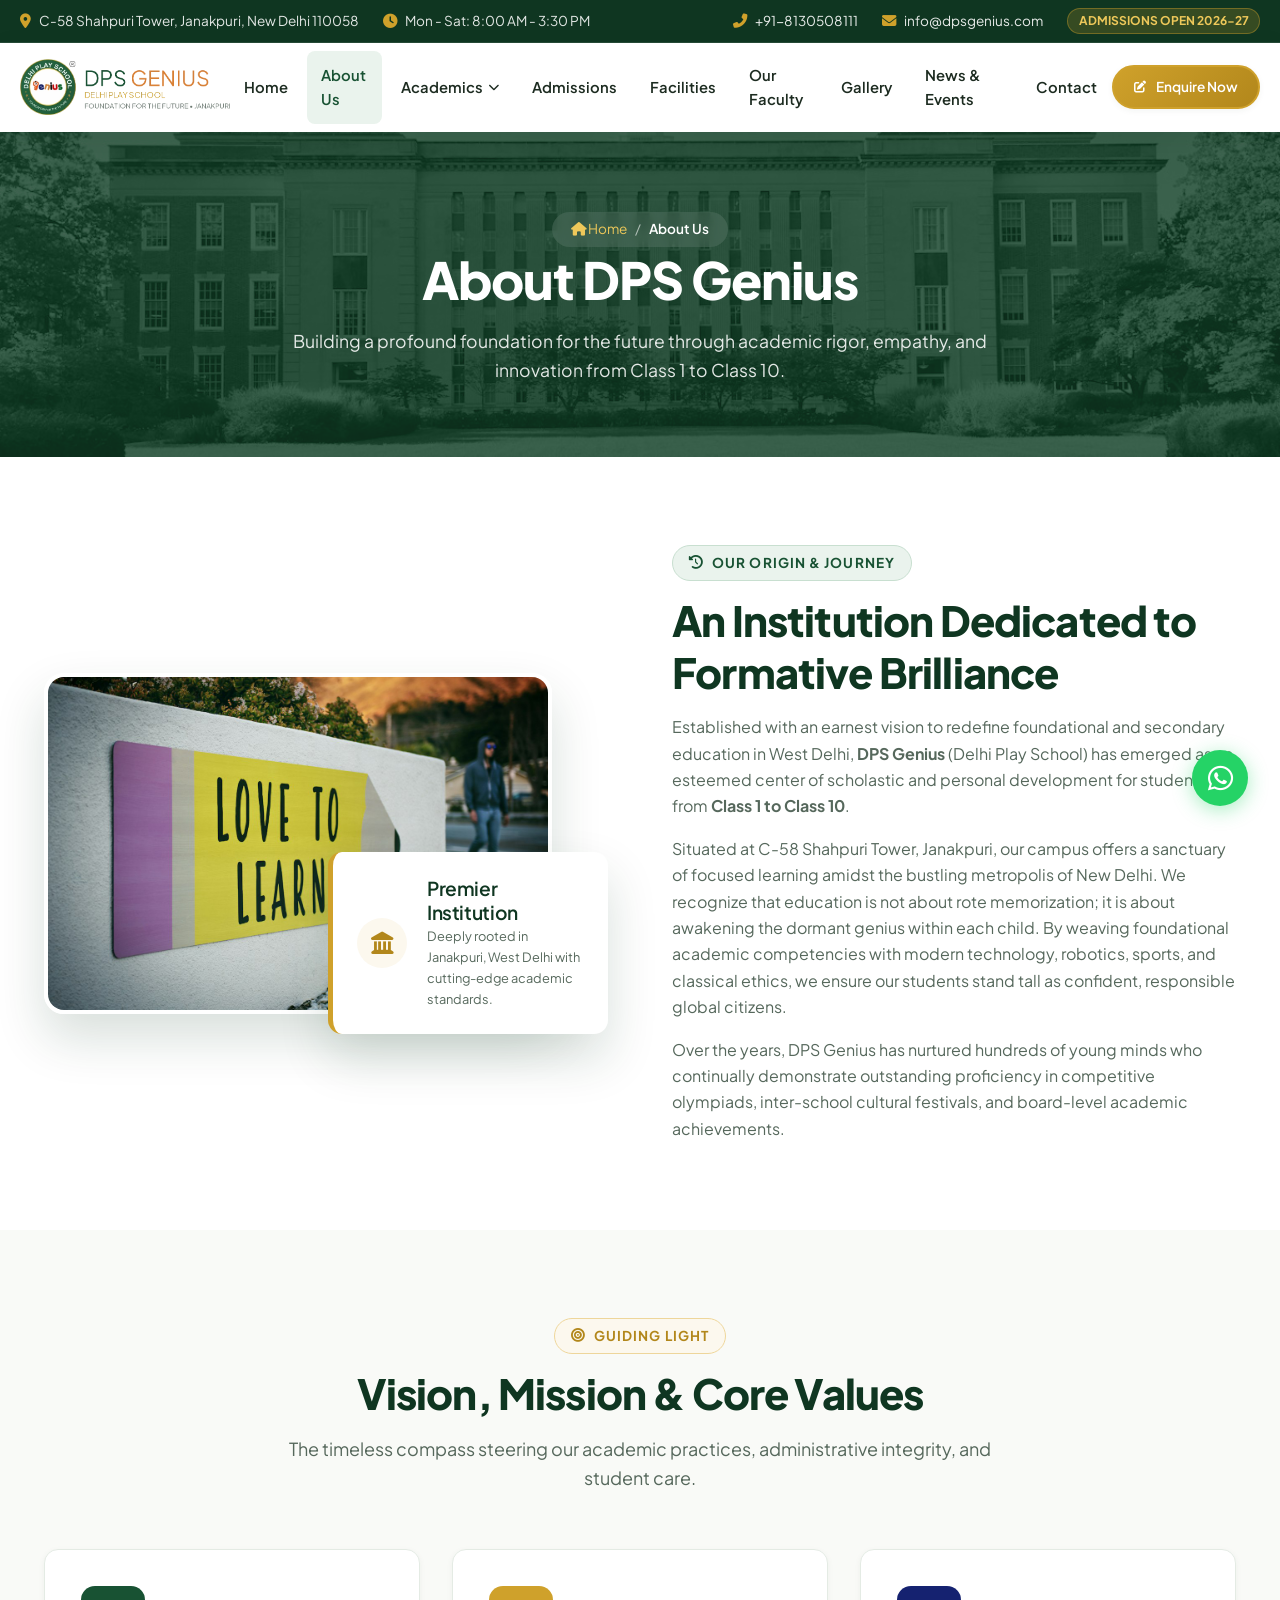
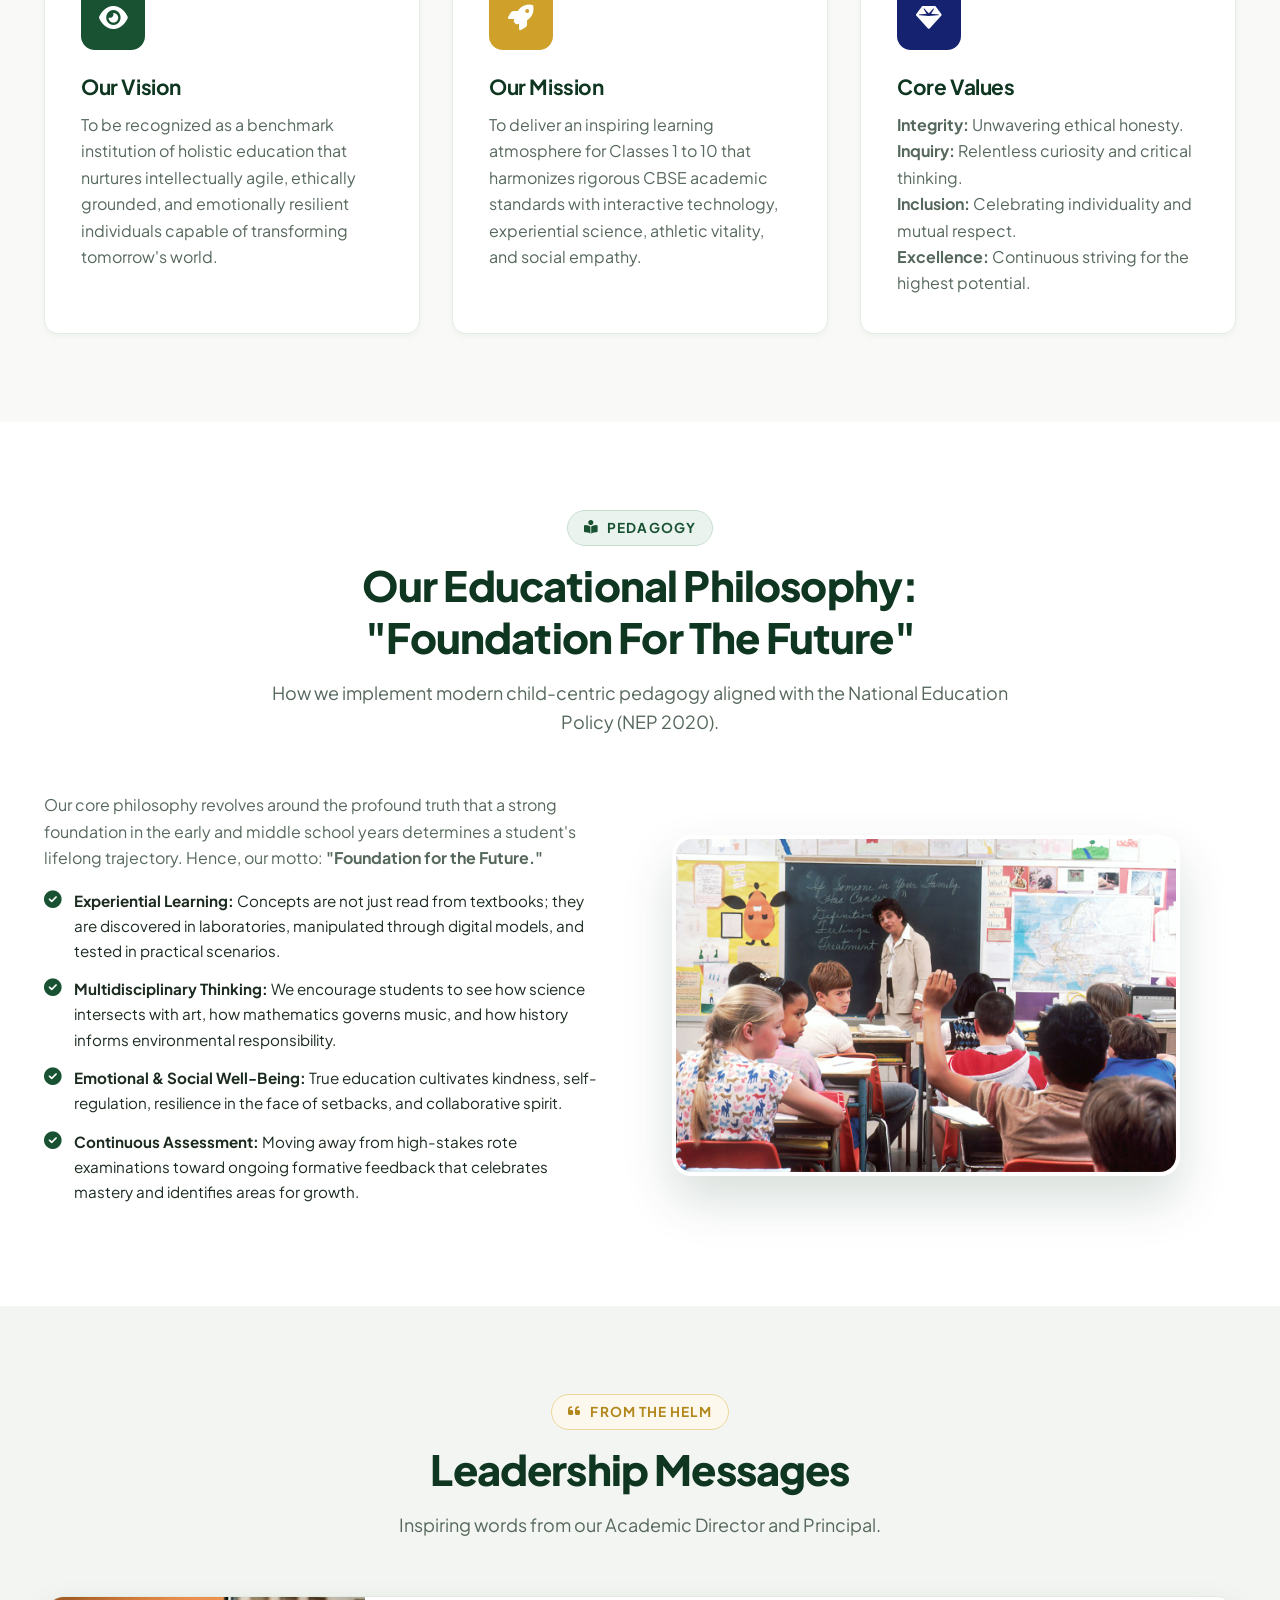
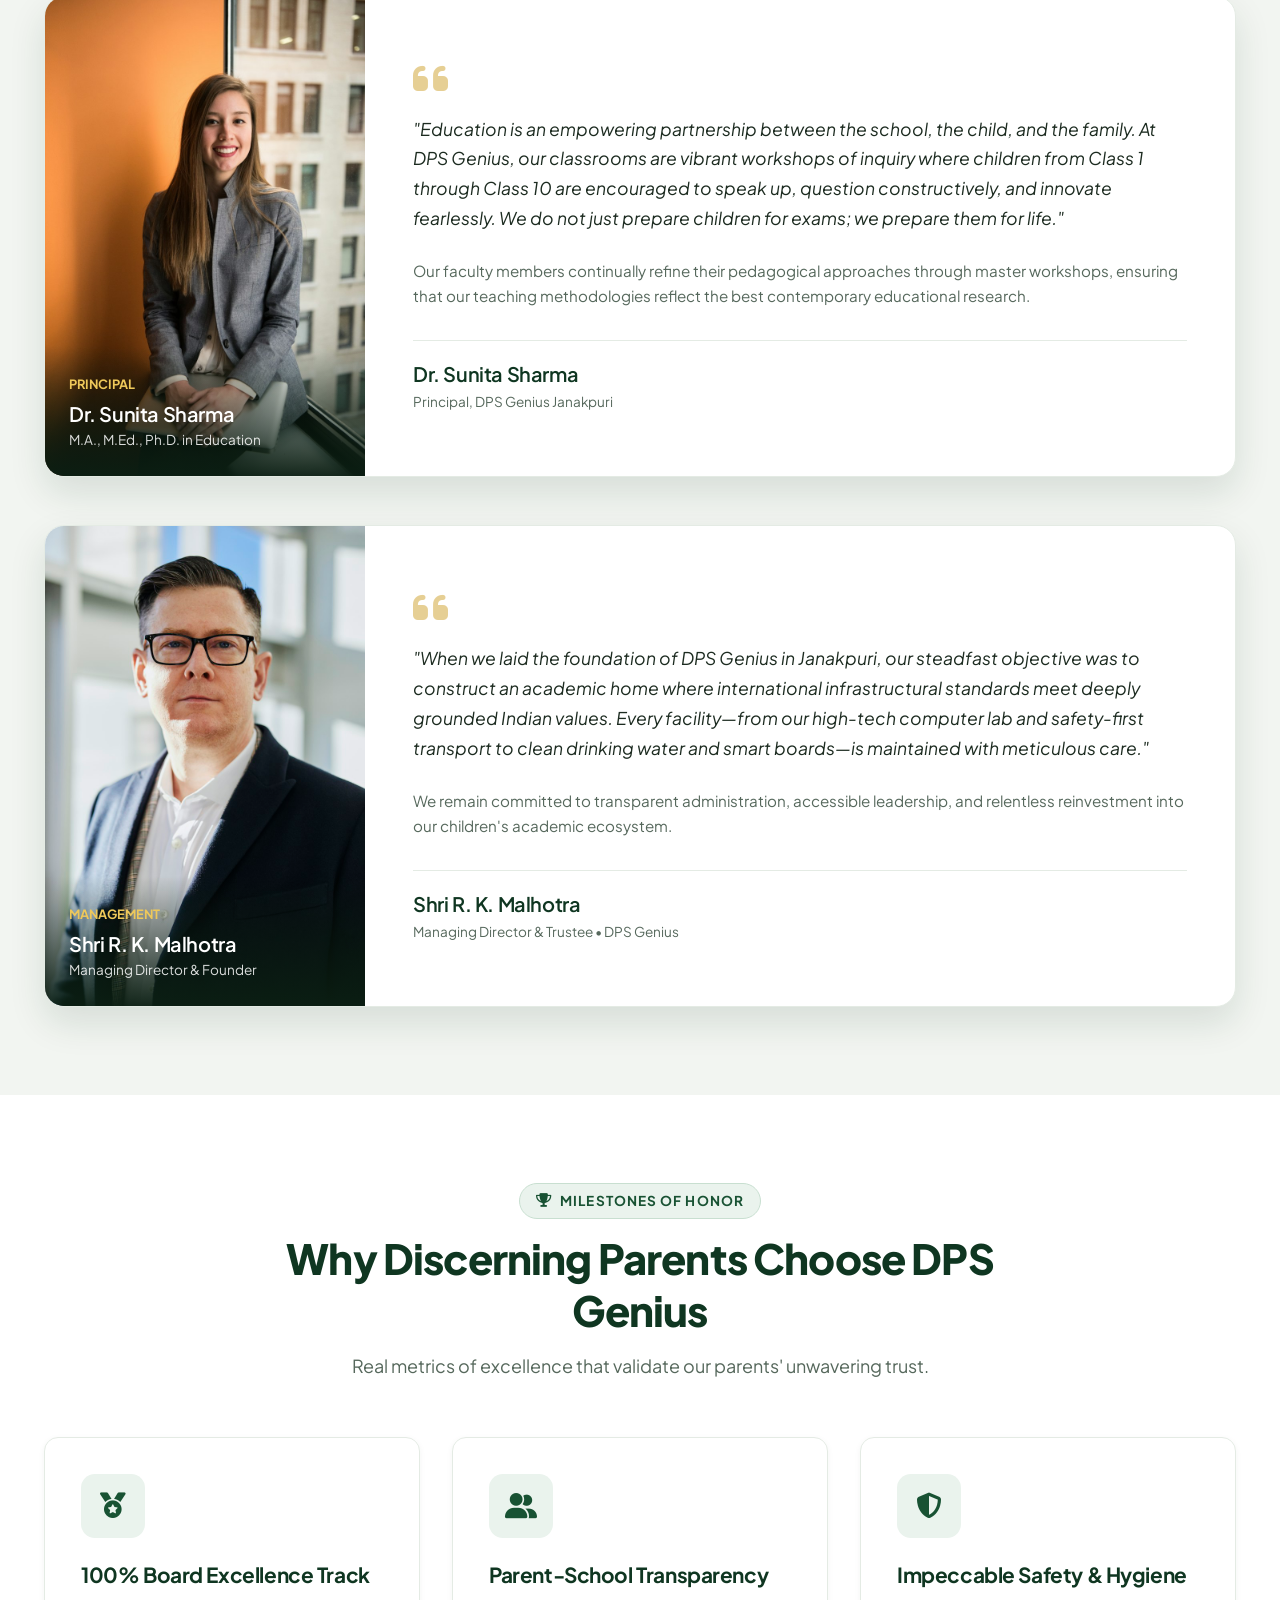
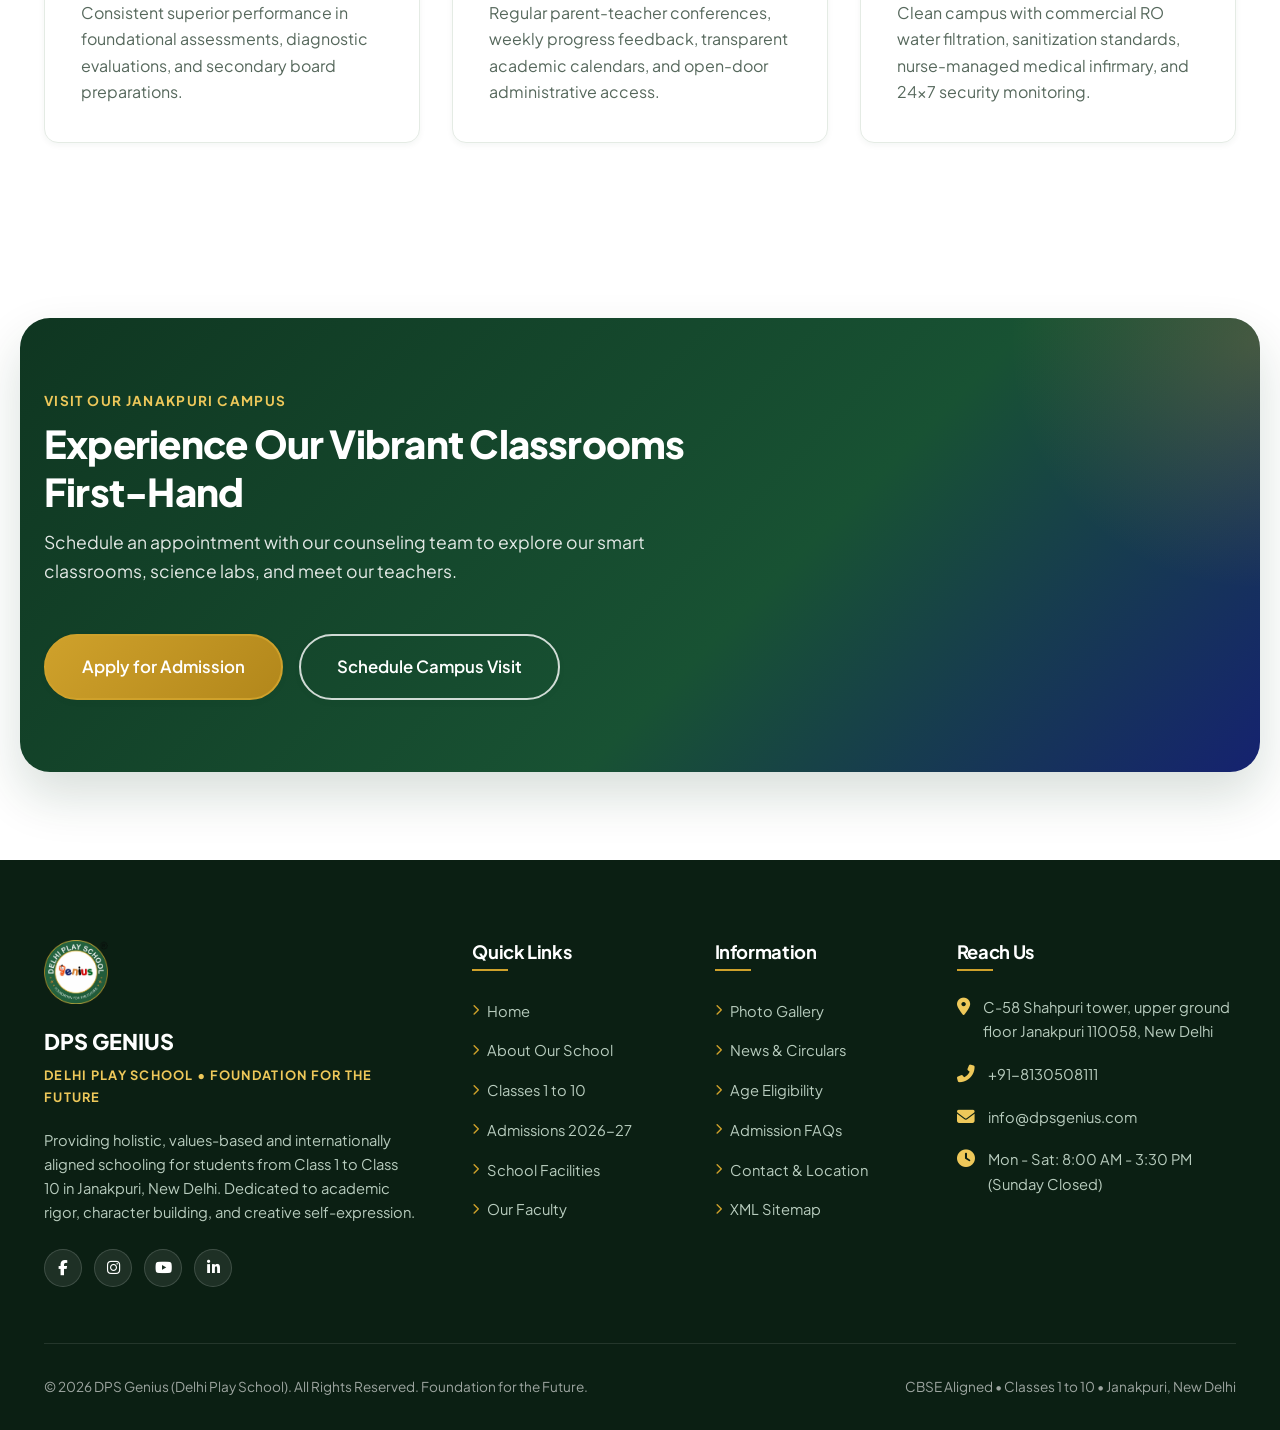
<file: about.html>
<!DOCTYPE html>
<html lang="en">
<head>
  <meta charset="UTF-8">
  <meta name="viewport" content="width=device-width, initial-scale=1.0">
  <title>About Us | DPS Genius - Delhi Play School Janakpuri New Delhi</title>
  <meta name="description" content="Discover the vision, mission, leadership, and educational philosophy of DPS Genius (Delhi Play School) in Janakpuri, New Delhi. Foundation for the Future for Class 1 to 10.">
  <link rel="canonical" href="https://dpsgenius.com/about.html">

  <!-- Open Graph -->
  <meta property="og:type" content="website">
  <meta property="og:url" content="https://dpsgenius.com/about.html">
  <meta property="og:title" content="About Us | DPS Genius - Delhi Play School">
  <meta property="og:description" content="Learn about our heritage, leadership, visionary philosophy, and unwavering commitment to nurturing young leaders in Janakpuri, New Delhi.">
  <meta property="og:image" content="https://dpsgenius.com/images/campus/campus-building.jpg">

  <!-- Favicon -->
  <link rel="icon" type="image/png" sizes="32x32" href="favicon.png">
  <link rel="icon" type="image/x-icon" href="favicon.ico">

  <!-- Google Fonts -->
  <link rel="preconnect" href="https://fonts.googleapis.com">
  <link rel="preconnect" href="https://fonts.gstatic.com" crossorigin>
  <link href="https://fonts.googleapis.com/css2?family=Plus+Jakarta+Sans:wght@400;500;600;700;800&family=Playfair+Display:ital,wght@0,600;0,700;1,600&display=swap" rel="stylesheet">

  <!-- Font Awesome -->
  <link rel="stylesheet" href="https://cdnjs.cloudflare.com/ajax/libs/font-awesome/6.5.1/css/all.min.css">

  <!-- Stylesheets -->
  <link rel="stylesheet" href="css/style.css?v=2.1">
  <link rel="stylesheet" href="css/animations.css">
  <link rel="stylesheet" href="css/responsive.css?v=2.1">
</head>
<body>

  <!-- Top Bar -->
  <div class="top-bar">
    <div class="container top-bar-inner">
      <div class="top-bar-left">
        <span class="top-info-item">
          <i class="fas fa-map-marker-alt"></i>
          <span>C-58 Shahpuri Tower, Janakpuri, New Delhi 110058</span>
        </span>
        <span class="top-info-item">
          <i class="fas fa-clock"></i>
          <span>Mon - Sat: 8:00 AM - 3:30 PM</span>
        </span>
      </div>
      <div class="top-bar-right">
        <span class="top-info-item">
          <i class="fas fa-phone-alt"></i>
          <a href="tel:+918130508111">+91-8130508111</a>
        </span>
        <span class="top-info-item">
          <i class="fas fa-envelope"></i>
          <a href="mailto:info@dpsgenius.com">info@dpsgenius.com</a>
        </span>
        <span class="top-badge">Admissions Open 2026-27</span>
      </div>
    </div>
  </div>

  <!-- Header -->
  <header class="site-header">
    <div class="container header-inner">
      <a href="index.html" class="brand-identity" title="DPS Genius World School Home">
        <img src="images/logo/logo-horizontal.webp" alt="DPS Genius Delhi Play School" class="brand-logo-img">
      </a>

      <nav class="nav-menu" aria-label="Main Navigation">
        <!-- Mobile Drawer Header -->
        <div class="drawer-header">
          <img src="images/logo/logo-horizontal.webp" alt="DPS Genius Logo" class="drawer-logo">
          <button class="drawer-close-btn" aria-label="Close navigation menu">
            <i class="fas fa-times"></i>
          </button>
        </div>

        <div class="nav-item">
          <a href="index.html" class="nav-link">Home</a>
        </div>
        <div class="nav-item active">
          <a href="about.html" class="nav-link">About Us</a>
        </div>
        <div class="nav-item has-dropdown">
          <a href="academics.html" class="nav-link has-dropdown-toggle">
            Academics <i class="fas fa-chevron-down"></i>
          </a>
          <div class="dropdown-menu">
            <a href="academics.html#primary" class="dropdown-link"><i class="fas fa-shapes"></i> Primary Wing (Class 1-5)</a>
            <a href="academics.html#middle" class="dropdown-link"><i class="fas fa-book-reader"></i> Middle Wing (Class 6-8)</a>
            <a href="academics.html#secondary" class="dropdown-link"><i class="fas fa-graduation-cap"></i> Secondary Wing (Class 9-10)</a>
            <a href="academics.html#curriculum" class="dropdown-link"><i class="fas fa-laptop-code"></i> STEM & Curriculum</a>
          </div>
        </div>
        <div class="nav-item">
          <a href="admissions.html" class="nav-link">Admissions</a>
        </div>
        <div class="nav-item">
          <a href="facilities.html" class="nav-link">Facilities</a>
        </div>
        <div class="nav-item">
          <a href="faculty.html" class="nav-link">Our Faculty</a>
        </div>
        <div class="nav-item">
          <a href="gallery.html" class="nav-link">Gallery</a>
        </div>
        <div class="nav-item">
          <a href="events.html" class="nav-link">News & Events</a>
        </div>
        <div class="nav-item">
          <a href="contact.html" class="nav-link">Contact</a>
        </div>
              <!-- Mobile Drawer Footer CTA & Contact -->
        <div class="drawer-footer">
          <a href="admissions.html" class="btn btn-gold btn-sm" style="width: 100%; margin-bottom: 0.85rem;">
            <i class="fas fa-file-signature"></i> Apply for Admission 2026-27
          </a>
          <a href="tel:+918130508111" class="drawer-contact-link">
            <i class="fas fa-phone-alt"></i> +91-8130508111
          </a>
          <a href="https://wa.me/918130508111" target="_blank" rel="noopener noreferrer" class="drawer-contact-link" style="color: #25d366;">
            <i class="fab fa-whatsapp"></i> WhatsApp Enquiry
          </a>
        </div>
</nav>

      <div class="header-actions">
        <a href="admissions.html#enquiry" class="btn btn-gold btn-sm">
          <i class="fas fa-edit"></i> Enquire Now
        </a>
        <button class="mobile-toggle" aria-label="Toggle navigation menu">
          <span></span>
          <span></span>
          <span></span>
        </button>
      </div>
    </div>
    <!-- Mobile Backdrop Overlay inside Header -->
    <div class="nav-backdrop" aria-hidden="true"></div>
  </header>

  <!-- Page Banner -->
  <section class="page-banner">
    <img src="images/campus/campus-aerial.jpg" alt="DPS Genius School Campus Grounds" class="page-banner-bg">
    <div class="container page-banner-content">
      <div class="breadcrumbs">
        <a href="index.html"><i class="fas fa-home"></i> Home</a>
        <span>/</span>
        <span class="current">About Us</span>
      </div>
      <h1 class="page-banner-title">About DPS Genius</h1>
      <p class="page-banner-subtitle">
        Building a profound foundation for the future through academic rigor, empathy, and innovation from Class 1 to Class 10.
      </p>
    </div>
  </section>

  <!-- Introduction & History -->
  <section class="section">
    <div class="container">
      <div class="about-grid">
        <div class="about-images-wrapper reveal-left">
          <img src="images/campus/campus-building.jpg" alt="DPS Genius Educational Campus Janakpuri" class="about-img-main">
          <div class="about-img-badge float-element">
            <div class="badge-icon"><i class="fas fa-landmark"></i></div>
            <div class="badge-content">
              <h4>Premier Institution</h4>
              <p>Deeply rooted in Janakpuri, West Delhi with cutting-edge academic standards.</p>
            </div>
          </div>
        </div>
        <div class="about-content reveal-right">
          <div class="section-tag"><i class="fas fa-history"></i> Our Origin & Journey</div>
          <h2 class="section-title">An Institution Dedicated to Formative Brilliance</h2>
          <p>
            Established with an earnest vision to redefine foundational and secondary education in West Delhi, <strong>DPS Genius</strong> (Delhi Play School) has emerged as an esteemed center of scholastic and personal development for students from <strong>Class 1 to Class 10</strong>.
          </p>
          <p>
            Situated at C-58 Shahpuri Tower, Janakpuri, our campus offers a sanctuary of focused learning amidst the bustling metropolis of New Delhi. We recognize that education is not about rote memorization; it is about awakening the dormant genius within each child. By weaving foundational academic competencies with modern technology, robotics, sports, and classical ethics, we ensure our students stand tall as confident, responsible global citizens.
          </p>
          <p>
            Over the years, DPS Genius has nurtured hundreds of young minds who continually demonstrate outstanding proficiency in competitive olympiads, inter-school cultural festivals, and board-level academic achievements.
          </p>
        </div>
      </div>
    </div>
  </section>

  <!-- Vision, Mission & Values -->
  <section class="section bg-subtle">
    <div class="container">
      <div class="section-header text-center reveal">
        <div class="section-tag gold"><i class="fas fa-bullseye"></i> Guiding Light</div>
        <h2 class="section-title">Vision, Mission & Core Values</h2>
        <p class="section-subtitle">The timeless compass steering our academic practices, administrative integrity, and student care.</p>
      </div>

      <div class="features-grid">
        <div class="feature-card reveal stagger-1">
          <div class="feature-icon-wrapper" style="background: var(--primary); color: #ffffff;">
            <i class="fas fa-eye"></i>
          </div>
          <h3>Our Vision</h3>
          <p>
            To be recognized as a benchmark institution of holistic education that nurtures intellectually agile, ethically grounded, and emotionally resilient individuals capable of transforming tomorrow's world.
          </p>
        </div>

        <div class="feature-card reveal stagger-2">
          <div class="feature-icon-wrapper" style="background: var(--accent-gold); color: #ffffff;">
            <i class="fas fa-rocket"></i>
          </div>
          <h3>Our Mission</h3>
          <p>
            To deliver an inspiring learning atmosphere for Classes 1 to 10 that harmonizes rigorous CBSE academic standards with interactive technology, experiential science, athletic vitality, and social empathy.
          </p>
        </div>

        <div class="feature-card reveal stagger-3">
          <div class="feature-icon-wrapper" style="background: var(--accent-navy); color: #ffffff;">
            <i class="fas fa-gem"></i>
          </div>
          <h3>Core Values</h3>
          <p>
            <strong>Integrity:</strong> Unwavering ethical honesty.<br>
            <strong>Inquiry:</strong> Relentless curiosity and critical thinking.<br>
            <strong>Inclusion:</strong> Celebrating individuality and mutual respect.<br>
            <strong>Excellence:</strong> Continuous striving for the highest potential.
          </p>
        </div>
      </div>
    </div>
  </section>

  <!-- Educational Philosophy -->
  <section class="section">
    <div class="container">
      <div class="section-header text-center reveal">
        <div class="section-tag"><i class="fas fa-book-reader"></i> Pedagogy</div>
        <h2 class="section-title">Our Educational Philosophy: "Foundation For The Future"</h2>
        <p class="section-subtitle">How we implement modern child-centric pedagogy aligned with the National Education Policy (NEP 2020).</p>
      </div>

      <div class="about-grid">
        <div class="about-content reveal-left">
          <p>
            Our core philosophy revolves around the profound truth that a strong foundation in the early and middle school years determines a student's lifelong trajectory. Hence, our motto: <strong>"Foundation for the Future."</strong>
          </p>
          <ul class="check-list">
            <li>
              <i class="fas fa-check-circle"></i>
              <div>
                <strong>Experiential Learning:</strong> Concepts are not just read from textbooks; they are discovered in laboratories, manipulated through digital models, and tested in practical scenarios.
              </div>
            </li>
            <li>
              <i class="fas fa-check-circle"></i>
              <div>
                <strong>Multidisciplinary Thinking:</strong> We encourage students to see how science intersects with art, how mathematics governs music, and how history informs environmental responsibility.
              </div>
            </li>
            <li>
              <i class="fas fa-check-circle"></i>
              <div>
                <strong>Emotional & Social Well-Being:</strong> True education cultivates kindness, self-regulation, resilience in the face of setbacks, and collaborative spirit.
              </div>
            </li>
            <li>
              <i class="fas fa-check-circle"></i>
              <div>
                <strong>Continuous Assessment:</strong> Moving away from high-stakes rote examinations toward ongoing formative feedback that celebrates mastery and identifies areas for growth.
              </div>
            </li>
          </ul>
        </div>
        <div class="about-images-wrapper reveal-right">
          <img src="images/students/hero-students.jpg" alt="Students engaged in collaborative group project" class="about-img-main">
        </div>
      </div>
    </div>
  </section>

  <!-- Principal & Management Messages -->
  <section class="section bg-alt" id="principal">
    <div class="container">
      <div class="section-header text-center reveal">
        <div class="section-tag gold"><i class="fas fa-quote-left"></i> From The Helm</div>
        <h2 class="section-title">Leadership Messages</h2>
        <p class="section-subtitle">Inspiring words from our Academic Director and Principal.</p>
      </div>

      <!-- Principal Message -->
      <div class="principal-card reveal" style="margin-bottom: 3rem;">
        <div class="principal-photo-col">
          <img src="images/faculty/principal.jpg" alt="Principal Dr. Sunita Sharma">
          <div class="principal-photo-overlay">
            <span style="font-size: 0.8rem; text-transform: uppercase; color: var(--accent-gold-light); font-weight: 700;">Principal</span>
            <h4 style="color: #ffffff; margin-top: 4px;">Dr. Sunita Sharma</h4>
            <span style="font-size: 0.85rem; color: rgba(255,255,255,0.85);">M.A., M.Ed., Ph.D. in Education</span>
          </div>
        </div>
        <div class="principal-content-col">
          <i class="fas fa-quote-left quote-icon"></i>
          <p class="principal-message-text">
            "Education is an empowering partnership between the school, the child, and the family. At DPS Genius, our classrooms are vibrant workshops of inquiry where children from Class 1 through Class 10 are encouraged to speak up, question constructively, and innovate fearlessly. We do not just prepare children for exams; we prepare them for life."
          </p>
          <p style="font-size: 0.95rem; color: var(--text-muted);">
            Our faculty members continually refine their pedagogical approaches through master workshops, ensuring that our teaching methodologies reflect the best contemporary educational research.
          </p>
          <div class="principal-sign-block">
            <div class="principal-details">
              <h4>Dr. Sunita Sharma</h4>
              <span>Principal, DPS Genius Janakpuri</span>
            </div>
          </div>
        </div>
      </div>

      <!-- Management Message -->
      <div class="principal-card reveal">
        <div class="principal-photo-col">
          <img src="images/faculty/director.jpg" alt="Director & Management Head">
          <div class="principal-photo-overlay">
            <span style="font-size: 0.8rem; text-transform: uppercase; color: var(--accent-gold-light); font-weight: 700;">Management</span>
            <h4 style="color: #ffffff; margin-top: 4px;">Shri R. K. Malhotra</h4>
            <span style="font-size: 0.85rem; color: rgba(255,255,255,0.85);">Managing Director & Founder</span>
          </div>
        </div>
        <div class="principal-content-col">
          <i class="fas fa-quote-left quote-icon"></i>
          <p class="principal-message-text">
            "When we laid the foundation of DPS Genius in Janakpuri, our steadfast objective was to construct an academic home where international infrastructural standards meet deeply grounded Indian values. Every facility—from our high-tech computer lab and safety-first transport to clean drinking water and smart boards—is maintained with meticulous care."
          </p>
          <p style="font-size: 0.95rem; color: var(--text-muted);">
            We remain committed to transparent administration, accessible leadership, and relentless reinvestment into our children's academic ecosystem.
          </p>
          <div class="principal-sign-block">
            <div class="principal-details">
              <h4>Shri R. K. Malhotra</h4>
              <span>Managing Director & Trustee &bull; DPS Genius</span>
            </div>
          </div>
        </div>
      </div>
    </div>
  </section>

  <!-- School Achievements & Why Parents Choose Us -->
  <section class="section">
    <div class="container">
      <div class="section-header text-center reveal">
        <div class="section-tag"><i class="fas fa-trophy"></i> Milestones Of Honor</div>
        <h2 class="section-title">Why Discerning Parents Choose DPS Genius</h2>
        <p class="section-subtitle">Real metrics of excellence that validate our parents' unwavering trust.</p>
      </div>

      <div class="features-grid">
        <div class="feature-card reveal stagger-1">
          <div class="feature-icon-wrapper"><i class="fas fa-medal"></i></div>
          <h3>100% Board Excellence Track</h3>
          <p>Consistent superior performance in foundational assessments, diagnostic evaluations, and secondary board preparations.</p>
        </div>

        <div class="feature-card reveal stagger-2">
          <div class="feature-icon-wrapper"><i class="fas fa-user-friends"></i></div>
          <h3>Parent-School Transparency</h3>
          <p>Regular parent-teacher conferences, weekly progress feedback, transparent academic calendars, and open-door administrative access.</p>
        </div>

        <div class="feature-card reveal stagger-3">
          <div class="feature-icon-wrapper"><i class="fas fa-shield-alt"></i></div>
          <h3>Impeccable Safety & Hygiene</h3>
          <p>Clean campus with commercial RO water filtration, sanitization standards, nurse-managed medical infirmary, and 24x7 security monitoring.</p>
        </div>
      </div>
    </div>
  </section>

  <!-- Call to action -->
  <section class="container section">
    <div class="cta-banner reveal">
      <div class="container cta-inner">
        <div class="cta-text">
          <span style="color: var(--accent-gold-light); font-weight: 700; text-transform: uppercase; font-size: 0.85rem; letter-spacing: 0.1em; display: block; margin-bottom: 0.5rem;">
            Visit Our Janakpuri Campus
          </span>
          <h2 class="cta-title">Experience Our Vibrant Classrooms First-Hand</h2>
          <p class="cta-description">
            Schedule an appointment with our counseling team to explore our smart classrooms, science labs, and meet our teachers.
          </p>
        </div>
        <div class="cta-actions">
          <a href="admissions.html" class="btn btn-gold btn-lg">Apply for Admission</a>
          <a href="contact.html" class="btn btn-outline-white btn-lg">Schedule Campus Visit</a>
        </div>
      </div>
    </div>
  </section>

  <!-- Footer -->
  <footer class="site-footer">
    <div class="container">
      <div class="footer-top">
        <div class="footer-grid">
          <div class="footer-col-brand">
            <img src="images/logo/logo-crest.webp" alt="DPS Genius Delhi Play School Crest" class="brand-logo-img">
            <div class="footer-brand-title">DPS GENIUS</div>
            <div class="footer-brand-tagline">Delhi Play School &bull; Foundation For The Future</div>
            <p class="footer-desc">
              Providing holistic, values-based and internationally aligned schooling for students from Class 1 to Class 10 in Janakpuri, New Delhi. Dedicated to academic rigor, character building, and creative self-expression.
            </p>
            <div class="footer-socials">
              <a href="#" class="social-link" aria-label="Facebook"><i class="fab fa-facebook-f"></i></a>
              <a href="#" class="social-link" aria-label="Instagram"><i class="fab fa-instagram"></i></a>
              <a href="#" class="social-link" aria-label="YouTube"><i class="fab fa-youtube"></i></a>
              <a href="#" class="social-link" aria-label="LinkedIn"><i class="fab fa-linkedin-in"></i></a>
            </div>
          </div>

          <div>
            <h4 class="footer-heading">Quick Links</h4>
            <ul class="footer-links">
              <li><a href="index.html"><i class="fas fa-chevron-right"></i> Home</a></li>
              <li><a href="about.html"><i class="fas fa-chevron-right"></i> About Our School</a></li>
              <li><a href="academics.html"><i class="fas fa-chevron-right"></i> Classes 1 to 10</a></li>
              <li><a href="admissions.html"><i class="fas fa-chevron-right"></i> Admissions 2026-27</a></li>
              <li><a href="facilities.html"><i class="fas fa-chevron-right"></i> School Facilities</a></li>
              <li><a href="faculty.html"><i class="fas fa-chevron-right"></i> Our Faculty</a></li>
            </ul>
          </div>

          <div>
            <h4 class="footer-heading">Information</h4>
            <ul class="footer-links">
              <li><a href="gallery.html"><i class="fas fa-chevron-right"></i> Photo Gallery</a></li>
              <li><a href="events.html"><i class="fas fa-chevron-right"></i> News & Circulars</a></li>
              <li><a href="admissions.html#eligibility"><i class="fas fa-chevron-right"></i> Age Eligibility</a></li>
              <li><a href="admissions.html#faq"><i class="fas fa-chevron-right"></i> Admission FAQs</a></li>
              <li><a href="contact.html"><i class="fas fa-chevron-right"></i> Contact & Location</a></li>
              <li><a href="sitemap.xml"><i class="fas fa-chevron-right"></i> XML Sitemap</a></li>
            </ul>
          </div>

          <div>
            <h4 class="footer-heading">Reach Us</h4>
            <ul class="footer-contact-list">
              <li>
                <i class="fas fa-map-marker-alt"></i>
                <span>C-58 Shahpuri tower, upper ground floor Janakpuri 110058, New Delhi</span>
              </li>
              <li>
                <i class="fas fa-phone-alt"></i>
                <a href="tel:+918130508111">+91-8130508111</a>
              </li>
              <li>
                <i class="fas fa-envelope"></i>
                <a href="mailto:info@dpsgenius.com">info@dpsgenius.com</a>
              </li>
              <li>
                <i class="fas fa-clock"></i>
                <span>Mon - Sat: 8:00 AM - 3:30 PM (Sunday Closed)</span>
              </li>
            </ul>
          </div>
        </div>
      </div>

      <div class="footer-bottom">
        <div>
          &copy; 2026 DPS Genius (Delhi Play School). All Rights Reserved. Foundation for the Future.
        </div>
        <div>
          <span>CBSE Aligned &bull; Classes 1 to 10 &bull; Janakpuri, New Delhi</span>
        </div>
      </div>
    </div>
  </footer>

  <!-- Floating Actions -->
  <div class="floating-actions">
    <a href="https://wa.me/918130508111?text=Hello%20DPS%20Genius,%20I%20would%20like%20to%20learn%20more%20about%20your%20school." target="_blank" rel="noopener noreferrer" class="whatsapp-float" aria-label="Chat on WhatsApp">
      <i class="fab fa-whatsapp"></i>
      <span class="whatsapp-tooltip">Chat with Admissions</span>
    </a>
    <button class="back-to-top" aria-label="Back to Top">
      <i class="fas fa-arrow-up"></i>
    </button>
  </div>

  <script src="js/main.js?v=2.1"></script>
</body>
</html>
</file>
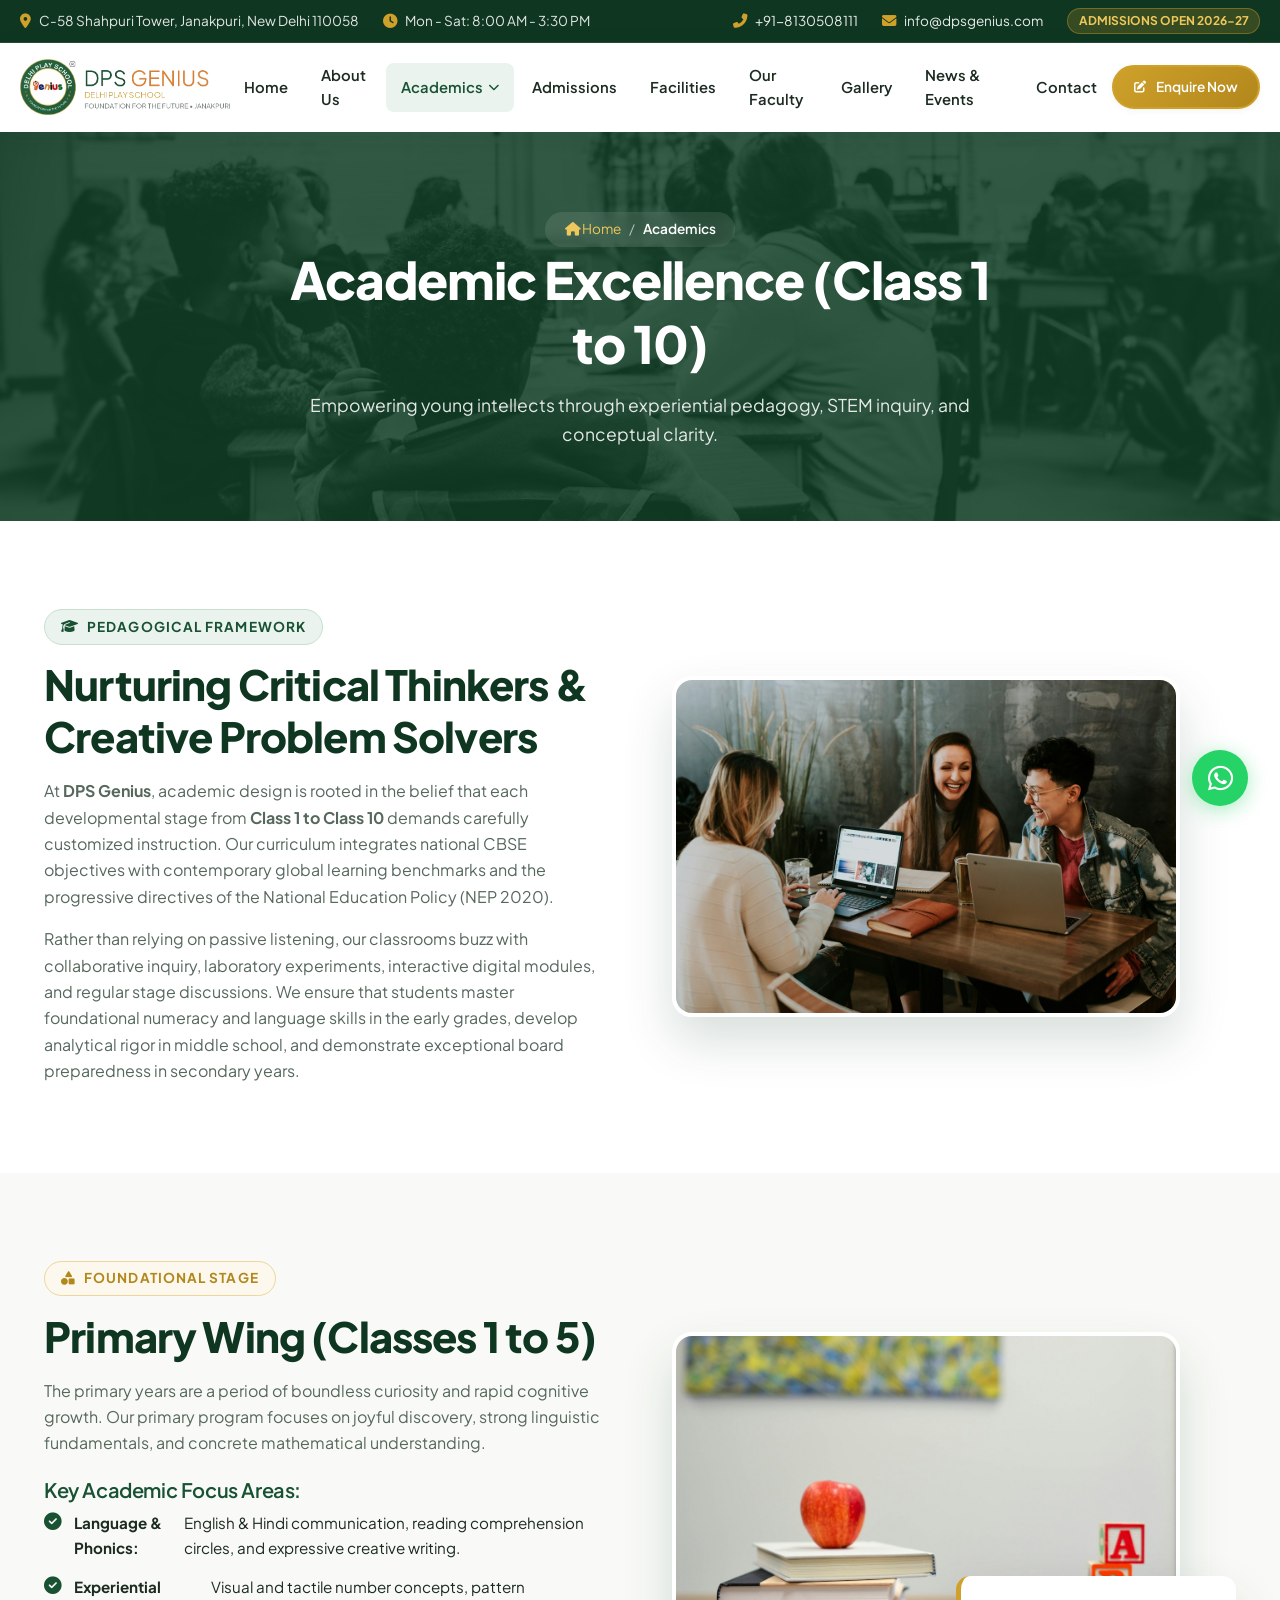
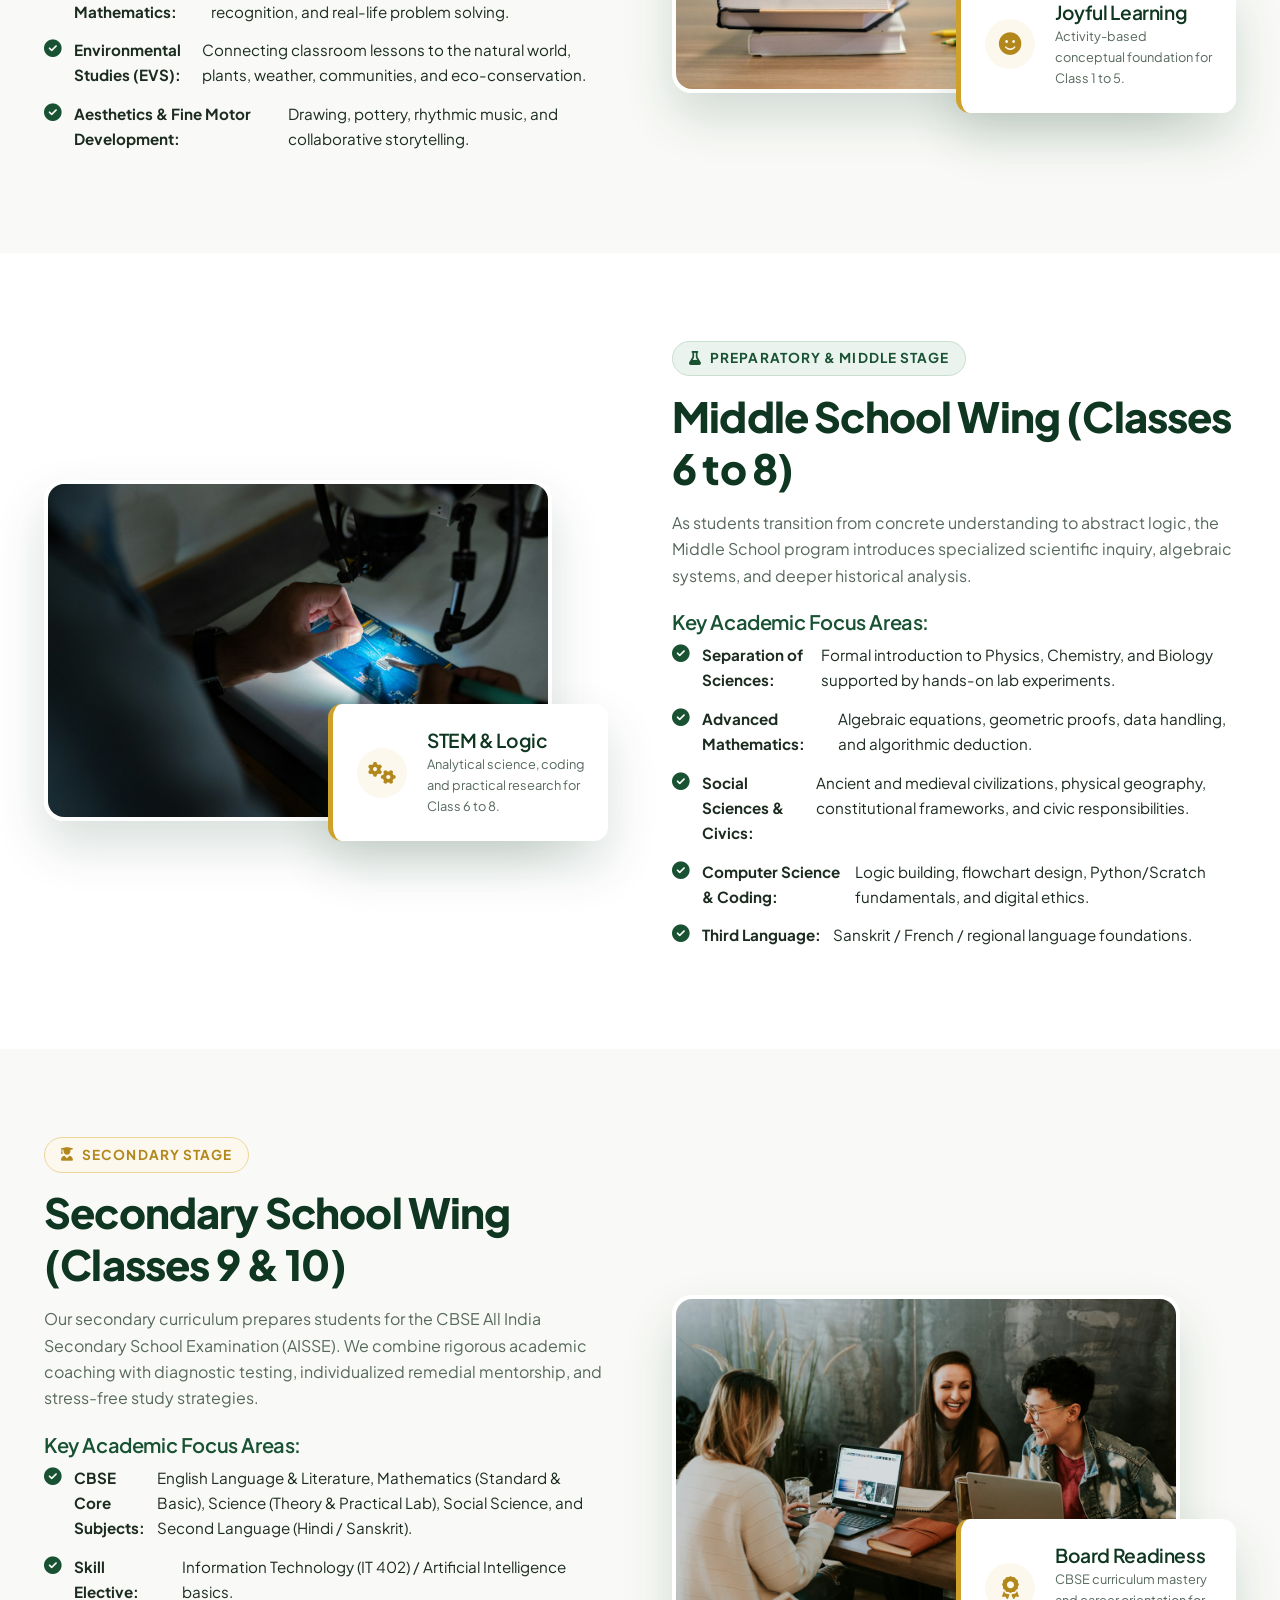
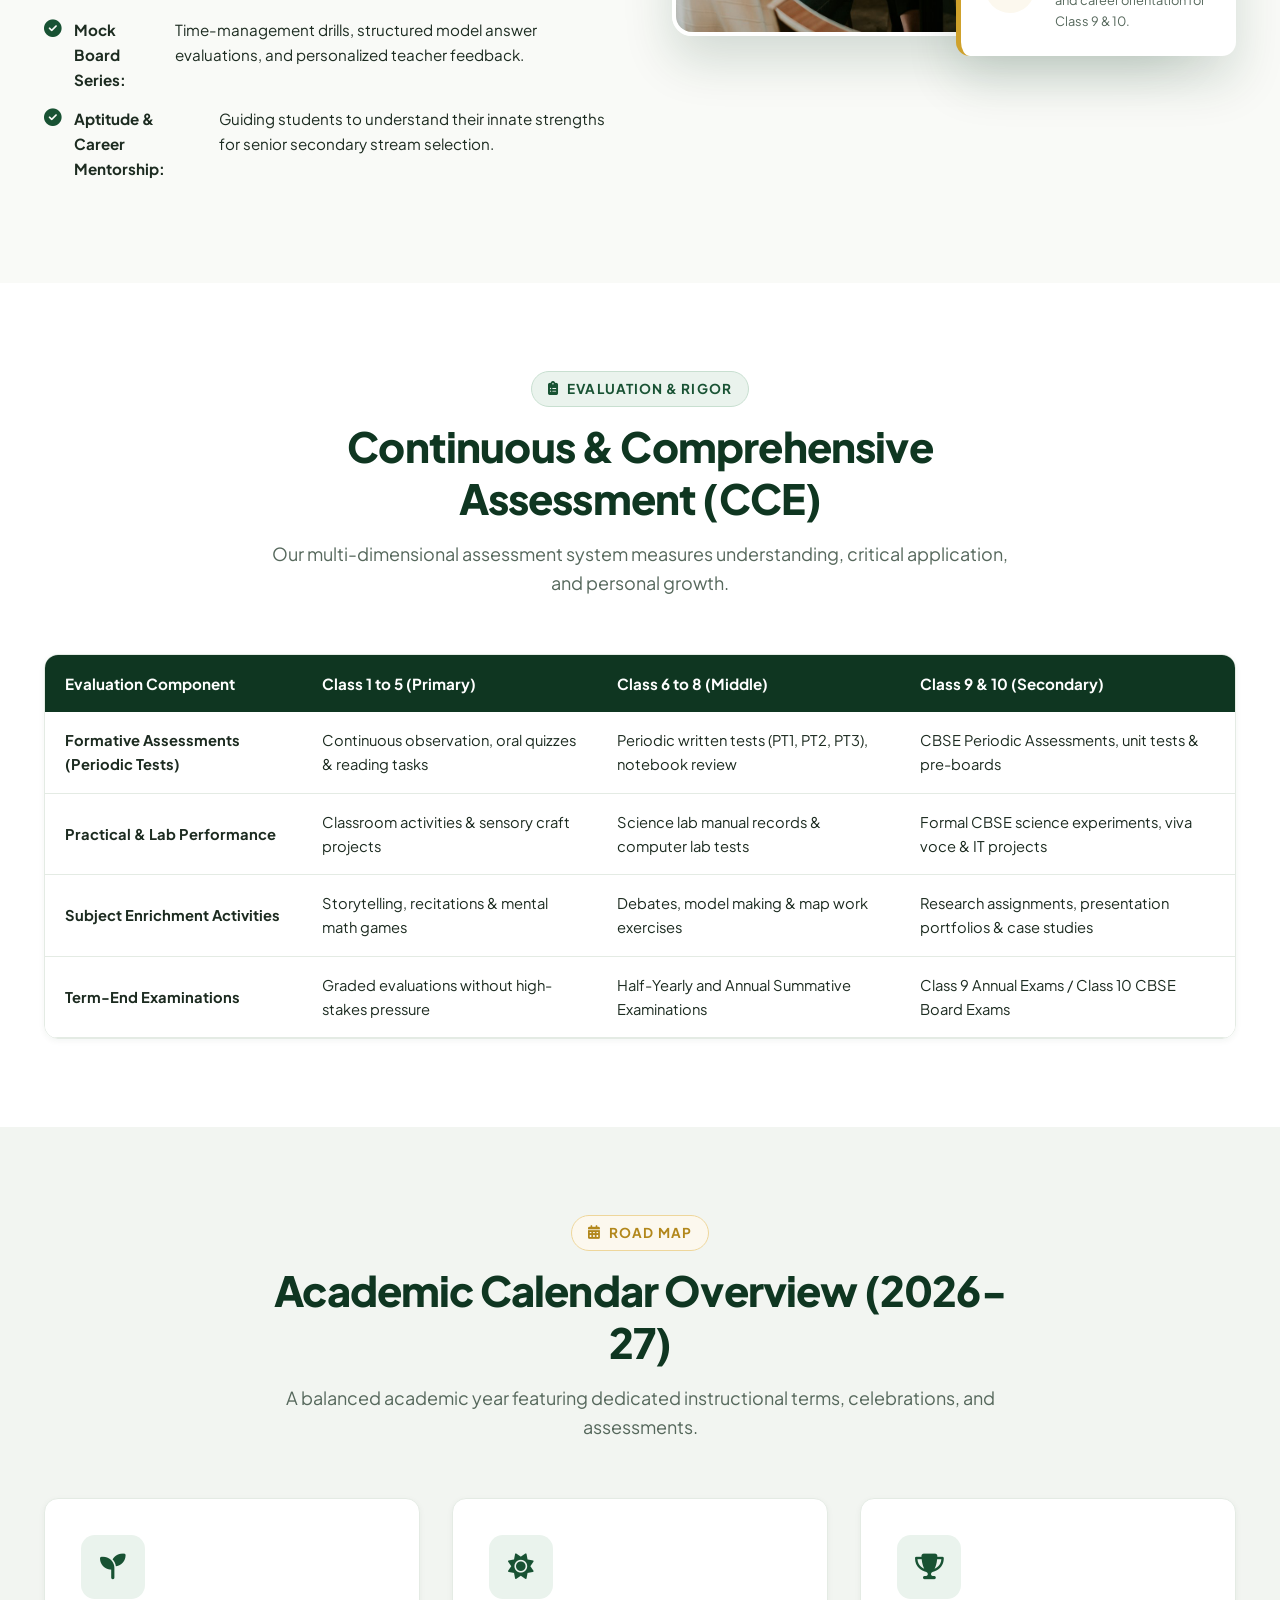
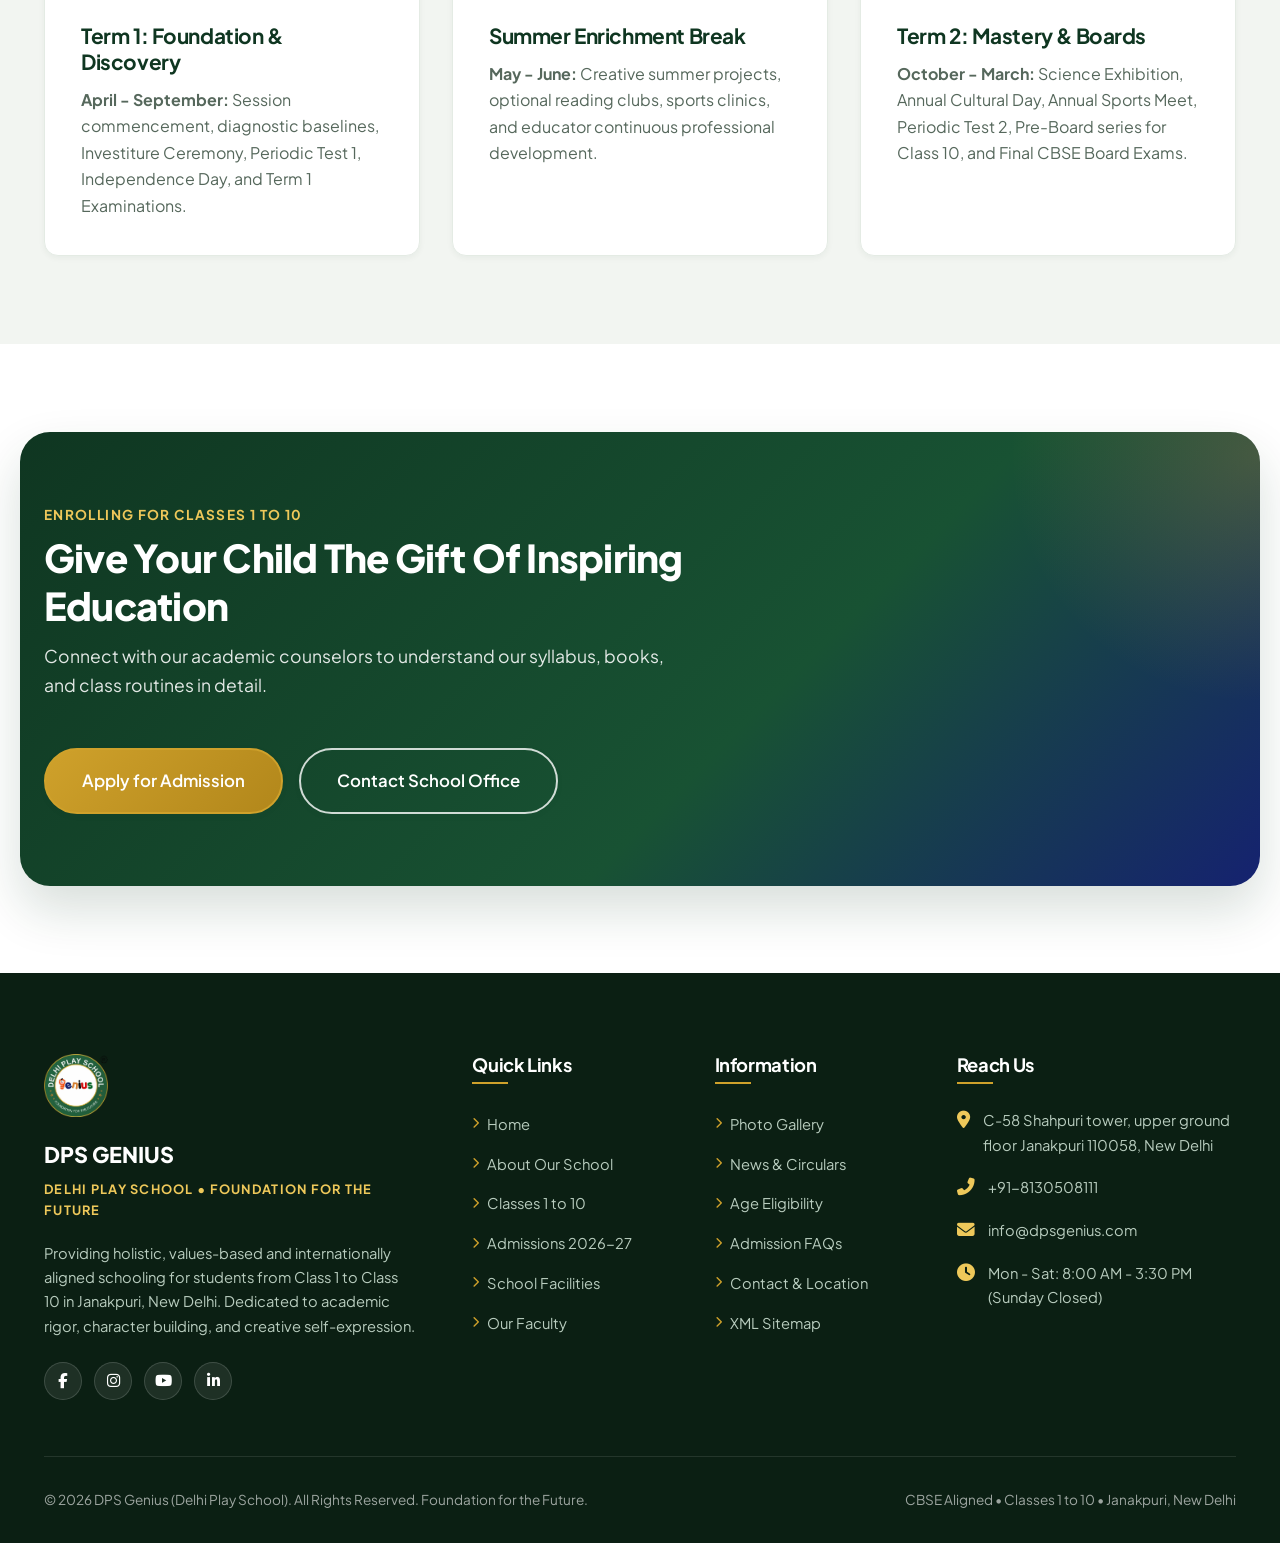
<file: academics.html>
<!DOCTYPE html>
<html lang="en">
<head>
  <meta charset="UTF-8">
  <meta name="viewport" content="width=device-width, initial-scale=1.0">
  <title>Academics | Classes 1 to 10 Curriculum & Methodology | DPS Genius New Delhi</title>
  <meta name="description" content="Explore academic pathways at DPS Genius Janakpuri, New Delhi. Comprehensive CBSE-aligned curriculum, STEM labs, experiential pedagogy, and continuous assessment from Class 1 to Class 10.">
  <link rel="canonical" href="https://dpsgenius.com/academics.html">

  <!-- Open Graph -->
  <meta property="og:type" content="website">
  <meta property="og:url" content="https://dpsgenius.com/academics.html">
  <meta property="og:title" content="Academics | Classes 1 to 10 | DPS Genius">
  <meta property="og:description" content="Comprehensive curriculum, modern smart classrooms, STEM robotics, and continuous assessment system for Classes 1 through 10.">
  <meta property="og:image" content="https://dpsgenius.com/images/students/smart-classroom.jpg">

  <!-- Favicon -->
  <link rel="icon" type="image/png" sizes="32x32" href="favicon.png">
  <link rel="icon" type="image/x-icon" href="favicon.ico">

  <!-- Google Fonts -->
  <link rel="preconnect" href="https://fonts.googleapis.com">
  <link rel="preconnect" href="https://fonts.gstatic.com" crossorigin>
  <link href="https://fonts.googleapis.com/css2?family=Plus+Jakarta+Sans:wght@400;500;600;700;800&family=Playfair+Display:ital,wght@0,600;0,700;1,600&display=swap" rel="stylesheet">

  <!-- Font Awesome -->
  <link rel="stylesheet" href="https://cdnjs.cloudflare.com/ajax/libs/font-awesome/6.5.1/css/all.min.css">

  <!-- Stylesheets -->
  <link rel="stylesheet" href="css/style.css?v=2.1">
  <link rel="stylesheet" href="css/animations.css">
  <link rel="stylesheet" href="css/responsive.css?v=2.1">
</head>
<body>

  <!-- Top Bar -->
  <div class="top-bar">
    <div class="container top-bar-inner">
      <div class="top-bar-left">
        <span class="top-info-item">
          <i class="fas fa-map-marker-alt"></i>
          <span>C-58 Shahpuri Tower, Janakpuri, New Delhi 110058</span>
        </span>
        <span class="top-info-item">
          <i class="fas fa-clock"></i>
          <span>Mon - Sat: 8:00 AM - 3:30 PM</span>
        </span>
      </div>
      <div class="top-bar-right">
        <span class="top-info-item">
          <i class="fas fa-phone-alt"></i>
          <a href="tel:+918130508111">+91-8130508111</a>
        </span>
        <span class="top-info-item">
          <i class="fas fa-envelope"></i>
          <a href="mailto:info@dpsgenius.com">info@dpsgenius.com</a>
        </span>
        <span class="top-badge">Admissions Open 2026-27</span>
      </div>
    </div>
  </div>

  <!-- Header -->
  <header class="site-header">
    <div class="container header-inner">
      <a href="index.html" class="brand-identity" title="DPS Genius World School Home">
        <img src="images/logo/logo-horizontal.webp" alt="DPS Genius Delhi Play School" class="brand-logo-img">
      </a>

      <nav class="nav-menu" aria-label="Main Navigation">
        <!-- Mobile Drawer Header -->
        <div class="drawer-header">
          <img src="images/logo/logo-horizontal.webp" alt="DPS Genius Logo" class="drawer-logo">
          <button class="drawer-close-btn" aria-label="Close navigation menu">
            <i class="fas fa-times"></i>
          </button>
        </div>

        <div class="nav-item">
          <a href="index.html" class="nav-link">Home</a>
        </div>
        <div class="nav-item">
          <a href="about.html" class="nav-link">About Us</a>
        </div>
        <div class="nav-item active has-dropdown">
          <a href="academics.html" class="nav-link has-dropdown-toggle">
            Academics <i class="fas fa-chevron-down"></i>
          </a>
          <div class="dropdown-menu">
            <a href="academics.html#primary" class="dropdown-link"><i class="fas fa-shapes"></i> Primary Wing (Class 1-5)</a>
            <a href="academics.html#middle" class="dropdown-link"><i class="fas fa-book-reader"></i> Middle Wing (Class 6-8)</a>
            <a href="academics.html#secondary" class="dropdown-link"><i class="fas fa-graduation-cap"></i> Secondary Wing (Class 9-10)</a>
            <a href="academics.html#curriculum" class="dropdown-link"><i class="fas fa-laptop-code"></i> STEM & Curriculum</a>
          </div>
        </div>
        <div class="nav-item">
          <a href="admissions.html" class="nav-link">Admissions</a>
        </div>
        <div class="nav-item">
          <a href="facilities.html" class="nav-link">Facilities</a>
        </div>
        <div class="nav-item">
          <a href="faculty.html" class="nav-link">Our Faculty</a>
        </div>
        <div class="nav-item">
          <a href="gallery.html" class="nav-link">Gallery</a>
        </div>
        <div class="nav-item">
          <a href="events.html" class="nav-link">News & Events</a>
        </div>
        <div class="nav-item">
          <a href="contact.html" class="nav-link">Contact</a>
        </div>
              <!-- Mobile Drawer Footer CTA & Contact -->
        <div class="drawer-footer">
          <a href="admissions.html" class="btn btn-gold btn-sm" style="width: 100%; margin-bottom: 0.85rem;">
            <i class="fas fa-file-signature"></i> Apply for Admission 2026-27
          </a>
          <a href="tel:+918130508111" class="drawer-contact-link">
            <i class="fas fa-phone-alt"></i> +91-8130508111
          </a>
          <a href="https://wa.me/918130508111" target="_blank" rel="noopener noreferrer" class="drawer-contact-link" style="color: #25d366;">
            <i class="fab fa-whatsapp"></i> WhatsApp Enquiry
          </a>
        </div>
</nav>

      <div class="header-actions">
        <a href="admissions.html#enquiry" class="btn btn-gold btn-sm">
          <i class="fas fa-edit"></i> Enquire Now
        </a>
        <button class="mobile-toggle" aria-label="Toggle navigation menu">
          <span></span>
          <span></span>
          <span></span>
        </button>
      </div>
    </div>
    <!-- Mobile Backdrop Overlay inside Header -->
    <div class="nav-backdrop" aria-hidden="true"></div>
  </header>

  <!-- Page Banner -->
  <section class="page-banner">
    <img src="images/students/smart-classroom.jpg" alt="Academics at DPS Genius" class="page-banner-bg">
    <div class="container page-banner-content">
      <div class="breadcrumbs">
        <a href="index.html"><i class="fas fa-home"></i> Home</a>
        <span>/</span>
        <span class="current">Academics</span>
      </div>
      <h1 class="page-banner-title">Academic Excellence (Class 1 to 10)</h1>
      <p class="page-banner-subtitle">
        Empowering young intellects through experiential pedagogy, STEM inquiry, and conceptual clarity.
      </p>
    </div>
  </section>

  <!-- Academic Overview -->
  <section class="section">
    <div class="container">
      <div class="about-grid">
        <div class="about-content reveal-left">
          <div class="section-tag"><i class="fas fa-graduation-cap"></i> Pedagogical Framework</div>
          <h2 class="section-title">Nurturing Critical Thinkers & Creative Problem Solvers</h2>
          <p>
            At <strong>DPS Genius</strong>, academic design is rooted in the belief that each developmental stage from <strong>Class 1 to Class 10</strong> demands carefully customized instruction. Our curriculum integrates national CBSE objectives with contemporary global learning benchmarks and the progressive directives of the National Education Policy (NEP 2020).
          </p>
          <p>
            Rather than relying on passive listening, our classrooms buzz with collaborative inquiry, laboratory experiments, interactive digital modules, and regular stage discussions. We ensure that students master foundational numeracy and language skills in the early grades, develop analytical rigor in middle school, and demonstrate exceptional board preparedness in secondary years.
          </p>
        </div>
        <div class="about-images-wrapper reveal-right">
          <img src="images/students/secondary-students.jpg" alt="Students engaged in secondary school discussion" class="about-img-main">
        </div>
      </div>
    </div>
  </section>

  <!-- Wing 1: Primary Education (Class 1 to 5) -->
  <section class="section bg-subtle" id="primary">
    <div class="container">
      <div class="about-grid" style="direction: rtl;">
        <div class="about-images-wrapper reveal-right" style="direction: ltr;">
          <img src="images/students/primary-kids.jpg" alt="Primary Wing Students at DPS Genius" class="about-img-main">
          <div class="about-img-badge float-element">
            <div class="badge-icon"><i class="fas fa-smile"></i></div>
            <div class="badge-content">
              <h4>Joyful Learning</h4>
              <p>Activity-based conceptual foundation for Class 1 to 5.</p>
            </div>
          </div>
        </div>
        <div class="about-content reveal-left" style="direction: ltr;">
          <div class="section-tag gold"><i class="fas fa-shapes"></i> Foundational Stage</div>
          <h2 class="section-title">Primary Wing (Classes 1 to 5)</h2>
          <p>
            The primary years are a period of boundless curiosity and rapid cognitive growth. Our primary program focuses on joyful discovery, strong linguistic fundamentals, and concrete mathematical understanding.
          </p>
          <h4 style="margin: 1.25rem 0 0.5rem; color: var(--primary);">Key Academic Focus Areas:</h4>
          <ul class="check-list">
            <li><i class="fas fa-check-circle"></i> <strong>Language & Phonics:</strong> English & Hindi communication, reading comprehension circles, and expressive creative writing.</li>
            <li><i class="fas fa-check-circle"></i> <strong>Experiential Mathematics:</strong> Visual and tactile number concepts, pattern recognition, and real-life problem solving.</li>
            <li><i class="fas fa-check-circle"></i> <strong>Environmental Studies (EVS):</strong> Connecting classroom lessons to the natural world, plants, weather, communities, and eco-conservation.</li>
            <li><i class="fas fa-check-circle"></i> <strong>Aesthetics & Fine Motor Development:</strong> Drawing, pottery, rhythmic music, and collaborative storytelling.</li>
          </ul>
        </div>
      </div>
    </div>
  </section>

  <!-- Wing 2: Middle School (Class 6 to 8) -->
  <section class="section" id="middle">
    <div class="container">
      <div class="about-grid">
        <div class="about-images-wrapper reveal-left">
          <img src="images/students/stem-learning.jpg" alt="STEM Laboratory Middle School Students" class="about-img-main">
          <div class="about-img-badge float-element">
            <div class="badge-icon"><i class="fas fa-cogs"></i></div>
            <div class="badge-content">
              <h4>STEM & Logic</h4>
              <p>Analytical science, coding and practical research for Class 6 to 8.</p>
            </div>
          </div>
        </div>
        <div class="about-content reveal-right">
          <div class="section-tag"><i class="fas fa-flask"></i> Preparatory & Middle Stage</div>
          <h2 class="section-title">Middle School Wing (Classes 6 to 8)</h2>
          <p>
            As students transition from concrete understanding to abstract logic, the Middle School program introduces specialized scientific inquiry, algebraic systems, and deeper historical analysis.
          </p>
          <h4 style="margin: 1.25rem 0 0.5rem; color: var(--primary);">Key Academic Focus Areas:</h4>
          <ul class="check-list">
            <li><i class="fas fa-check-circle"></i> <strong>Separation of Sciences:</strong> Formal introduction to Physics, Chemistry, and Biology supported by hands-on lab experiments.</li>
            <li><i class="fas fa-check-circle"></i> <strong>Advanced Mathematics:</strong> Algebraic equations, geometric proofs, data handling, and algorithmic deduction.</li>
            <li><i class="fas fa-check-circle"></i> <strong>Social Sciences & Civics:</strong> Ancient and medieval civilizations, physical geography, constitutional frameworks, and civic responsibilities.</li>
            <li><i class="fas fa-check-circle"></i> <strong>Computer Science & Coding:</strong> Logic building, flowchart design, Python/Scratch fundamentals, and digital ethics.</li>
            <li><i class="fas fa-check-circle"></i> <strong>Third Language:</strong> Sanskrit / French / regional language foundations.</li>
          </ul>
        </div>
      </div>
    </div>
  </section>

  <!-- Wing 3: Secondary School (Class 9 to 10) -->
  <section class="section bg-subtle" id="secondary">
    <div class="container">
      <div class="about-grid" style="direction: rtl;">
        <div class="about-images-wrapper reveal-right" style="direction: ltr;">
          <img src="images/students/secondary-students.jpg" alt="Secondary School Students Preparing for Boards" class="about-img-main">
          <div class="about-img-badge float-element">
            <div class="badge-icon"><i class="fas fa-award"></i></div>
            <div class="badge-content">
              <h4>Board Readiness</h4>
              <p>CBSE curriculum mastery and career orientation for Class 9 & 10.</p>
            </div>
          </div>
        </div>
        <div class="about-content reveal-left" style="direction: ltr;">
          <div class="section-tag gold"><i class="fas fa-user-graduate"></i> Secondary Stage</div>
          <h2 class="section-title">Secondary School Wing (Classes 9 & 10)</h2>
          <p>
            Our secondary curriculum prepares students for the CBSE All India Secondary School Examination (AISSE). We combine rigorous academic coaching with diagnostic testing, individualized remedial mentorship, and stress-free study strategies.
          </p>
          <h4 style="margin: 1.25rem 0 0.5rem; color: var(--primary);">Key Academic Focus Areas:</h4>
          <ul class="check-list">
            <li><i class="fas fa-check-circle"></i> <strong>CBSE Core Subjects:</strong> English Language & Literature, Mathematics (Standard & Basic), Science (Theory & Practical Lab), Social Science, and Second Language (Hindi / Sanskrit).</li>
            <li><i class="fas fa-check-circle"></i> <strong>Skill Elective:</strong> Information Technology (IT 402) / Artificial Intelligence basics.</li>
            <li><i class="fas fa-check-circle"></i> <strong>Mock Board Series:</strong> Time-management drills, structured model answer evaluations, and personalized teacher feedback.</li>
            <li><i class="fas fa-check-circle"></i> <strong>Aptitude & Career Mentorship:</strong> Guiding students to understand their innate strengths for senior secondary stream selection.</li>
          </ul>
        </div>
      </div>
    </div>
  </section>

  <!-- Curriculum & Assessment System -->
  <section class="section" id="curriculum">
    <div class="container">
      <div class="section-header text-center reveal">
        <div class="section-tag"><i class="fas fa-clipboard-list"></i> Evaluation & Rigor</div>
        <h2 class="section-title">Continuous & Comprehensive Assessment (CCE)</h2>
        <p class="section-subtitle">Our multi-dimensional assessment system measures understanding, critical application, and personal growth.</p>
      </div>

      <div class="table-responsive reveal">
        <table class="custom-table">
          <thead>
            <tr>
              <th>Evaluation Component</th>
              <th>Class 1 to 5 (Primary)</th>
              <th>Class 6 to 8 (Middle)</th>
              <th>Class 9 & 10 (Secondary)</th>
            </tr>
          </thead>
          <tbody>
            <tr>
              <td><strong>Formative Assessments (Periodic Tests)</strong></td>
              <td>Continuous observation, oral quizzes & reading tasks</td>
              <td>Periodic written tests (PT1, PT2, PT3), notebook review</td>
              <td>CBSE Periodic Assessments, unit tests & pre-boards</td>
            </tr>
            <tr>
              <td><strong>Practical & Lab Performance</strong></td>
              <td>Classroom activities & sensory craft projects</td>
              <td>Science lab manual records & computer lab tests</td>
              <td>Formal CBSE science experiments, viva voce & IT projects</td>
            </tr>
            <tr>
              <td><strong>Subject Enrichment Activities</strong></td>
              <td>Storytelling, recitations & mental math games</td>
              <td>Debates, model making & map work exercises</td>
              <td>Research assignments, presentation portfolios & case studies</td>
            </tr>
            <tr>
              <td><strong>Term-End Examinations</strong></td>
              <td>Graded evaluations without high-stakes pressure</td>
              <td>Half-Yearly and Annual Summative Examinations</td>
              <td>Class 9 Annual Exams / Class 10 CBSE Board Exams</td>
            </tr>
          </tbody>
        </table>
      </div>
    </div>
  </section>

  <!-- Academic Calendar 2026-27 -->
  <section class="section bg-alt">
    <div class="container">
      <div class="section-header text-center reveal">
        <div class="section-tag gold"><i class="fas fa-calendar-alt"></i> Road Map</div>
        <h2 class="section-title">Academic Calendar Overview (2026-27)</h2>
        <p class="section-subtitle">A balanced academic year featuring dedicated instructional terms, celebrations, and assessments.</p>
      </div>

      <div class="features-grid">
        <div class="feature-card reveal stagger-1">
          <div class="feature-icon-wrapper"><i class="fas fa-seedling"></i></div>
          <h3>Term 1: Foundation & Discovery</h3>
          <p><strong>April - September:</strong> Session commencement, diagnostic baselines, Investiture Ceremony, Periodic Test 1, Independence Day, and Term 1 Examinations.</p>
        </div>

        <div class="feature-card reveal stagger-2">
          <div class="feature-icon-wrapper"><i class="fas fa-sun"></i></div>
          <h3>Summer Enrichment Break</h3>
          <p><strong>May - June:</strong> Creative summer projects, optional reading clubs, sports clinics, and educator continuous professional development.</p>
        </div>

        <div class="feature-card reveal stagger-3">
          <div class="feature-icon-wrapper"><i class="fas fa-trophy"></i></div>
          <h3>Term 2: Mastery & Boards</h3>
          <p><strong>October - March:</strong> Science Exhibition, Annual Cultural Day, Annual Sports Meet, Periodic Test 2, Pre-Board series for Class 10, and Final CBSE Board Exams.</p>
        </div>
      </div>
    </div>
  </section>

  <!-- CTA Banner -->
  <section class="container section">
    <div class="cta-banner reveal">
      <div class="container cta-inner">
        <div class="cta-text">
          <span style="color: var(--accent-gold-light); font-weight: 700; text-transform: uppercase; font-size: 0.85rem; letter-spacing: 0.1em; display: block; margin-bottom: 0.5rem;">
            Enrolling for Classes 1 to 10
          </span>
          <h2 class="cta-title">Give Your Child The Gift Of Inspiring Education</h2>
          <p class="cta-description">
            Connect with our academic counselors to understand our syllabus, books, and class routines in detail.
          </p>
        </div>
        <div class="cta-actions">
          <a href="admissions.html" class="btn btn-gold btn-lg">Apply for Admission</a>
          <a href="contact.html" class="btn btn-outline-white btn-lg">Contact School Office</a>
        </div>
      </div>
    </div>
  </section>

  <!-- Footer -->
  <footer class="site-footer">
    <div class="container">
      <div class="footer-top">
        <div class="footer-grid">
          <div class="footer-col-brand">
            <img src="images/logo/logo-crest.webp" alt="DPS Genius Delhi Play School Crest" class="brand-logo-img">
            <div class="footer-brand-title">DPS GENIUS</div>
            <div class="footer-brand-tagline">Delhi Play School &bull; Foundation For The Future</div>
            <p class="footer-desc">
              Providing holistic, values-based and internationally aligned schooling for students from Class 1 to Class 10 in Janakpuri, New Delhi. Dedicated to academic rigor, character building, and creative self-expression.
            </p>
            <div class="footer-socials">
              <a href="#" class="social-link" aria-label="Facebook"><i class="fab fa-facebook-f"></i></a>
              <a href="#" class="social-link" aria-label="Instagram"><i class="fab fa-instagram"></i></a>
              <a href="#" class="social-link" aria-label="YouTube"><i class="fab fa-youtube"></i></a>
              <a href="#" class="social-link" aria-label="LinkedIn"><i class="fab fa-linkedin-in"></i></a>
            </div>
          </div>

          <div>
            <h4 class="footer-heading">Quick Links</h4>
            <ul class="footer-links">
              <li><a href="index.html"><i class="fas fa-chevron-right"></i> Home</a></li>
              <li><a href="about.html"><i class="fas fa-chevron-right"></i> About Our School</a></li>
              <li><a href="academics.html"><i class="fas fa-chevron-right"></i> Classes 1 to 10</a></li>
              <li><a href="admissions.html"><i class="fas fa-chevron-right"></i> Admissions 2026-27</a></li>
              <li><a href="facilities.html"><i class="fas fa-chevron-right"></i> School Facilities</a></li>
              <li><a href="faculty.html"><i class="fas fa-chevron-right"></i> Our Faculty</a></li>
            </ul>
          </div>

          <div>
            <h4 class="footer-heading">Information</h4>
            <ul class="footer-links">
              <li><a href="gallery.html"><i class="fas fa-chevron-right"></i> Photo Gallery</a></li>
              <li><a href="events.html"><i class="fas fa-chevron-right"></i> News & Circulars</a></li>
              <li><a href="admissions.html#eligibility"><i class="fas fa-chevron-right"></i> Age Eligibility</a></li>
              <li><a href="admissions.html#faq"><i class="fas fa-chevron-right"></i> Admission FAQs</a></li>
              <li><a href="contact.html"><i class="fas fa-chevron-right"></i> Contact & Location</a></li>
              <li><a href="sitemap.xml"><i class="fas fa-chevron-right"></i> XML Sitemap</a></li>
            </ul>
          </div>

          <div>
            <h4 class="footer-heading">Reach Us</h4>
            <ul class="footer-contact-list">
              <li>
                <i class="fas fa-map-marker-alt"></i>
                <span>C-58 Shahpuri tower, upper ground floor Janakpuri 110058, New Delhi</span>
              </li>
              <li>
                <i class="fas fa-phone-alt"></i>
                <a href="tel:+918130508111">+91-8130508111</a>
              </li>
              <li>
                <i class="fas fa-envelope"></i>
                <a href="mailto:info@dpsgenius.com">info@dpsgenius.com</a>
              </li>
              <li>
                <i class="fas fa-clock"></i>
                <span>Mon - Sat: 8:00 AM - 3:30 PM (Sunday Closed)</span>
              </li>
            </ul>
          </div>
        </div>
      </div>

      <div class="footer-bottom">
        <div>
          &copy; 2026 DPS Genius (Delhi Play School). All Rights Reserved. Foundation for the Future.
        </div>
        <div>
          <span>CBSE Aligned &bull; Classes 1 to 10 &bull; Janakpuri, New Delhi</span>
        </div>
      </div>
    </div>
  </footer>

  <div class="floating-actions">
    <a href="https://wa.me/918130508111?text=Hello%20DPS%20Genius,%20I%20would%20like%20to%20know%20more%20about%20the%20curriculum%20for%20Classes%201%20to%2010." target="_blank" rel="noopener noreferrer" class="whatsapp-float" aria-label="Chat on WhatsApp">
      <i class="fab fa-whatsapp"></i>
      <span class="whatsapp-tooltip">Chat with Academics</span>
    </a>
    <button class="back-to-top" aria-label="Back to Top">
      <i class="fas fa-arrow-up"></i>
    </button>
  </div>

  <script src="js/main.js?v=2.1"></script>
</body>
</html>
</file>
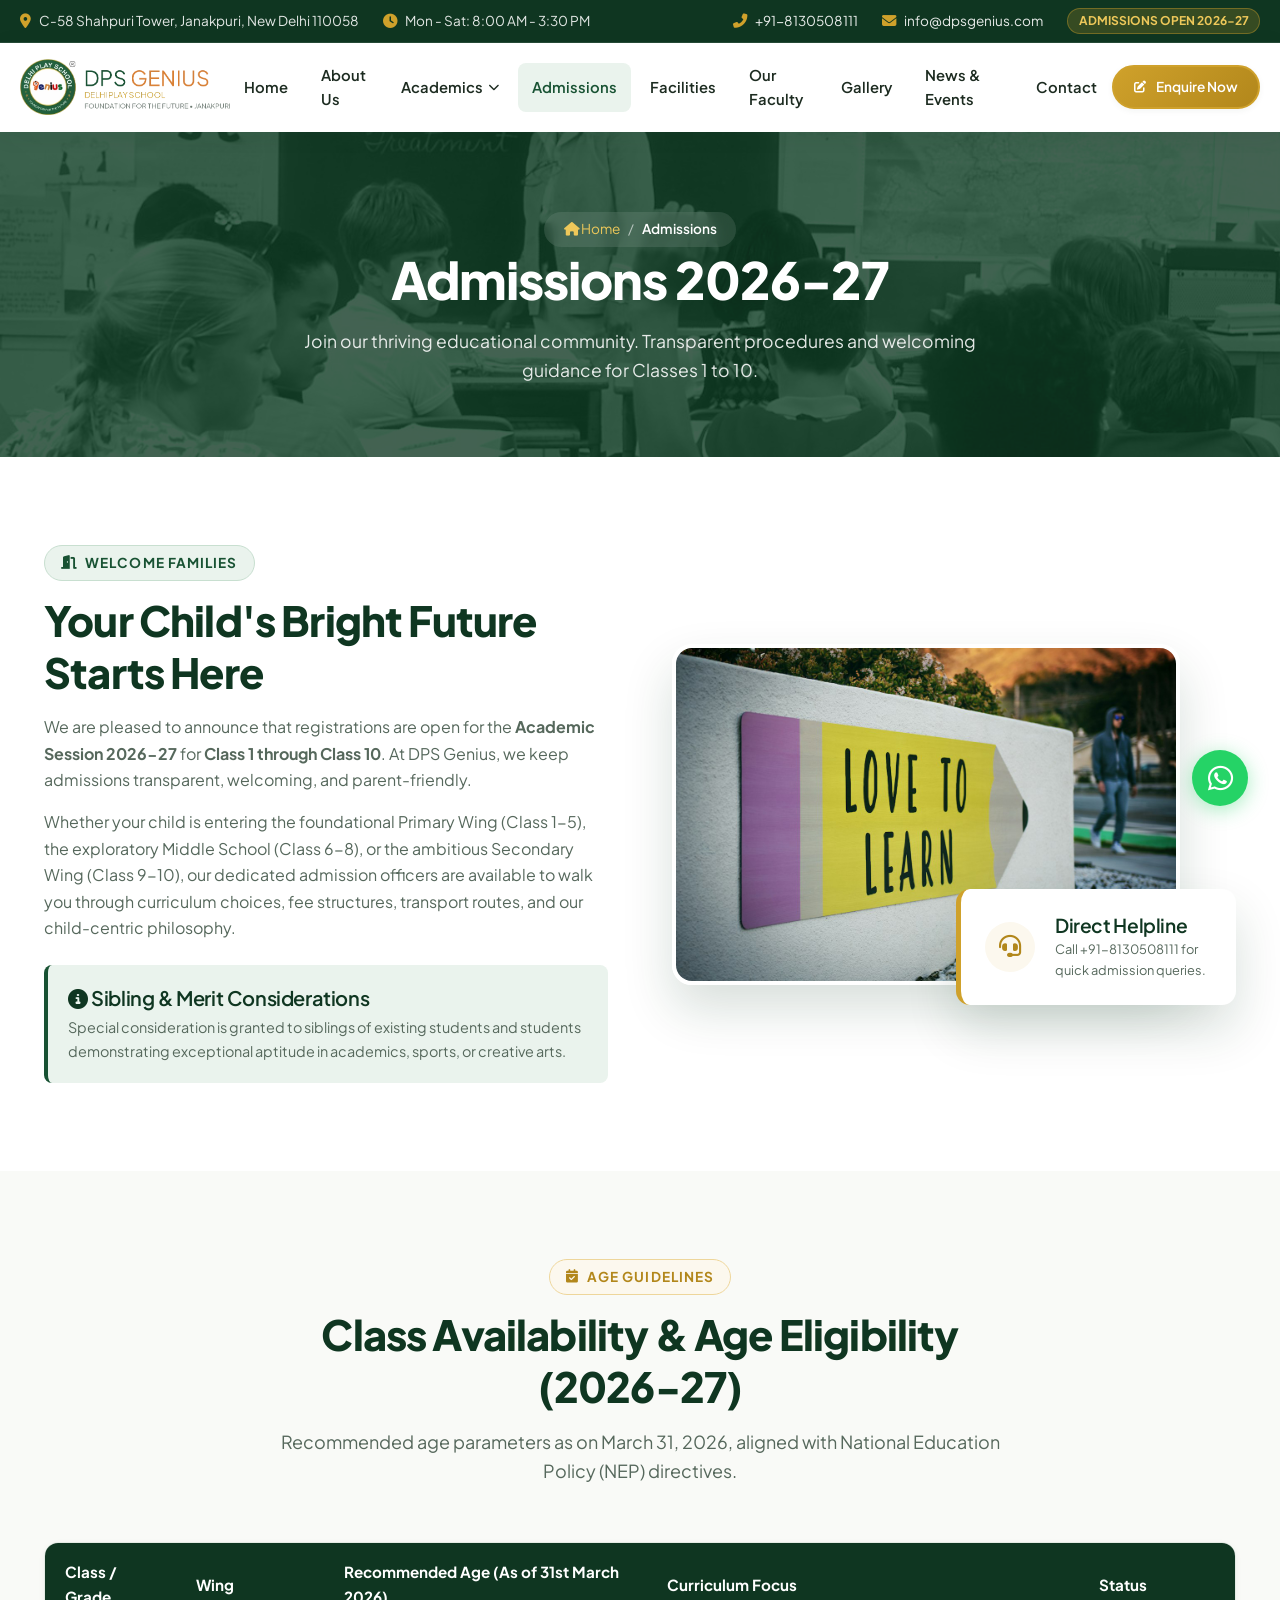
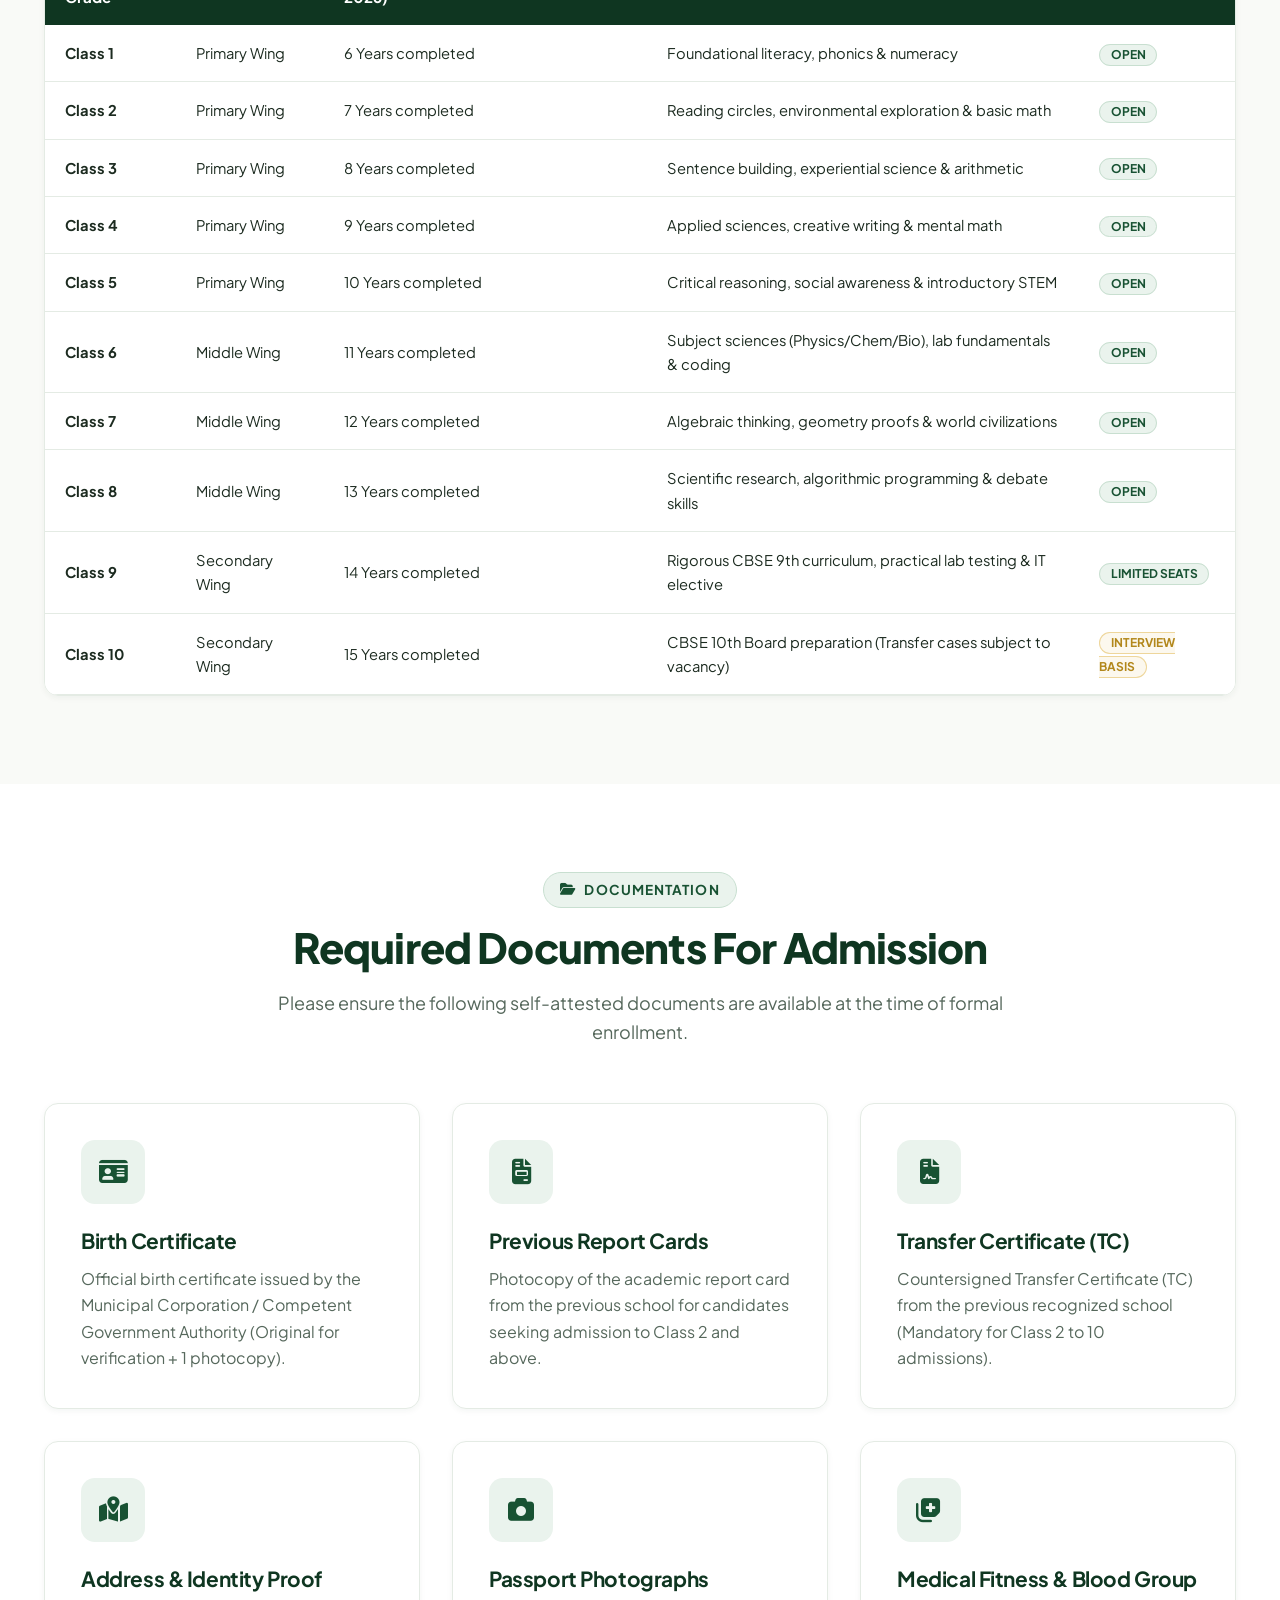
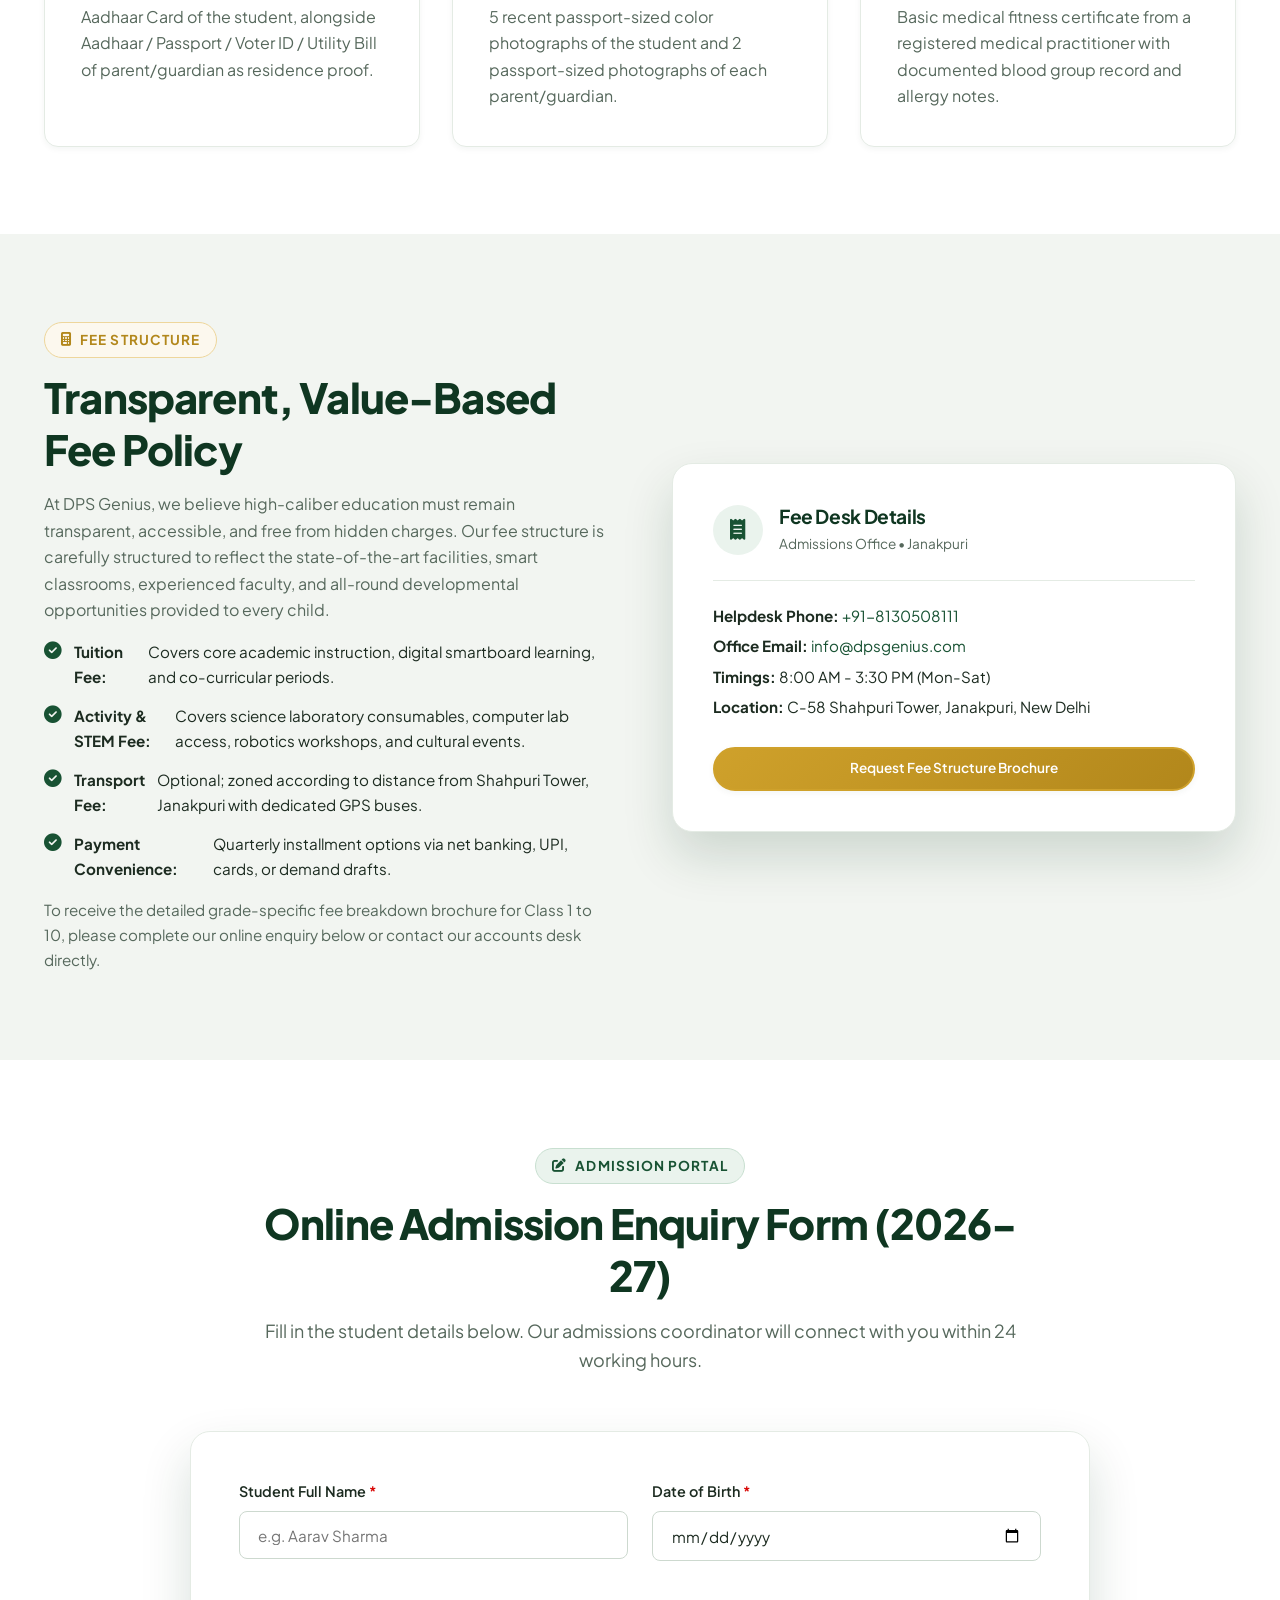
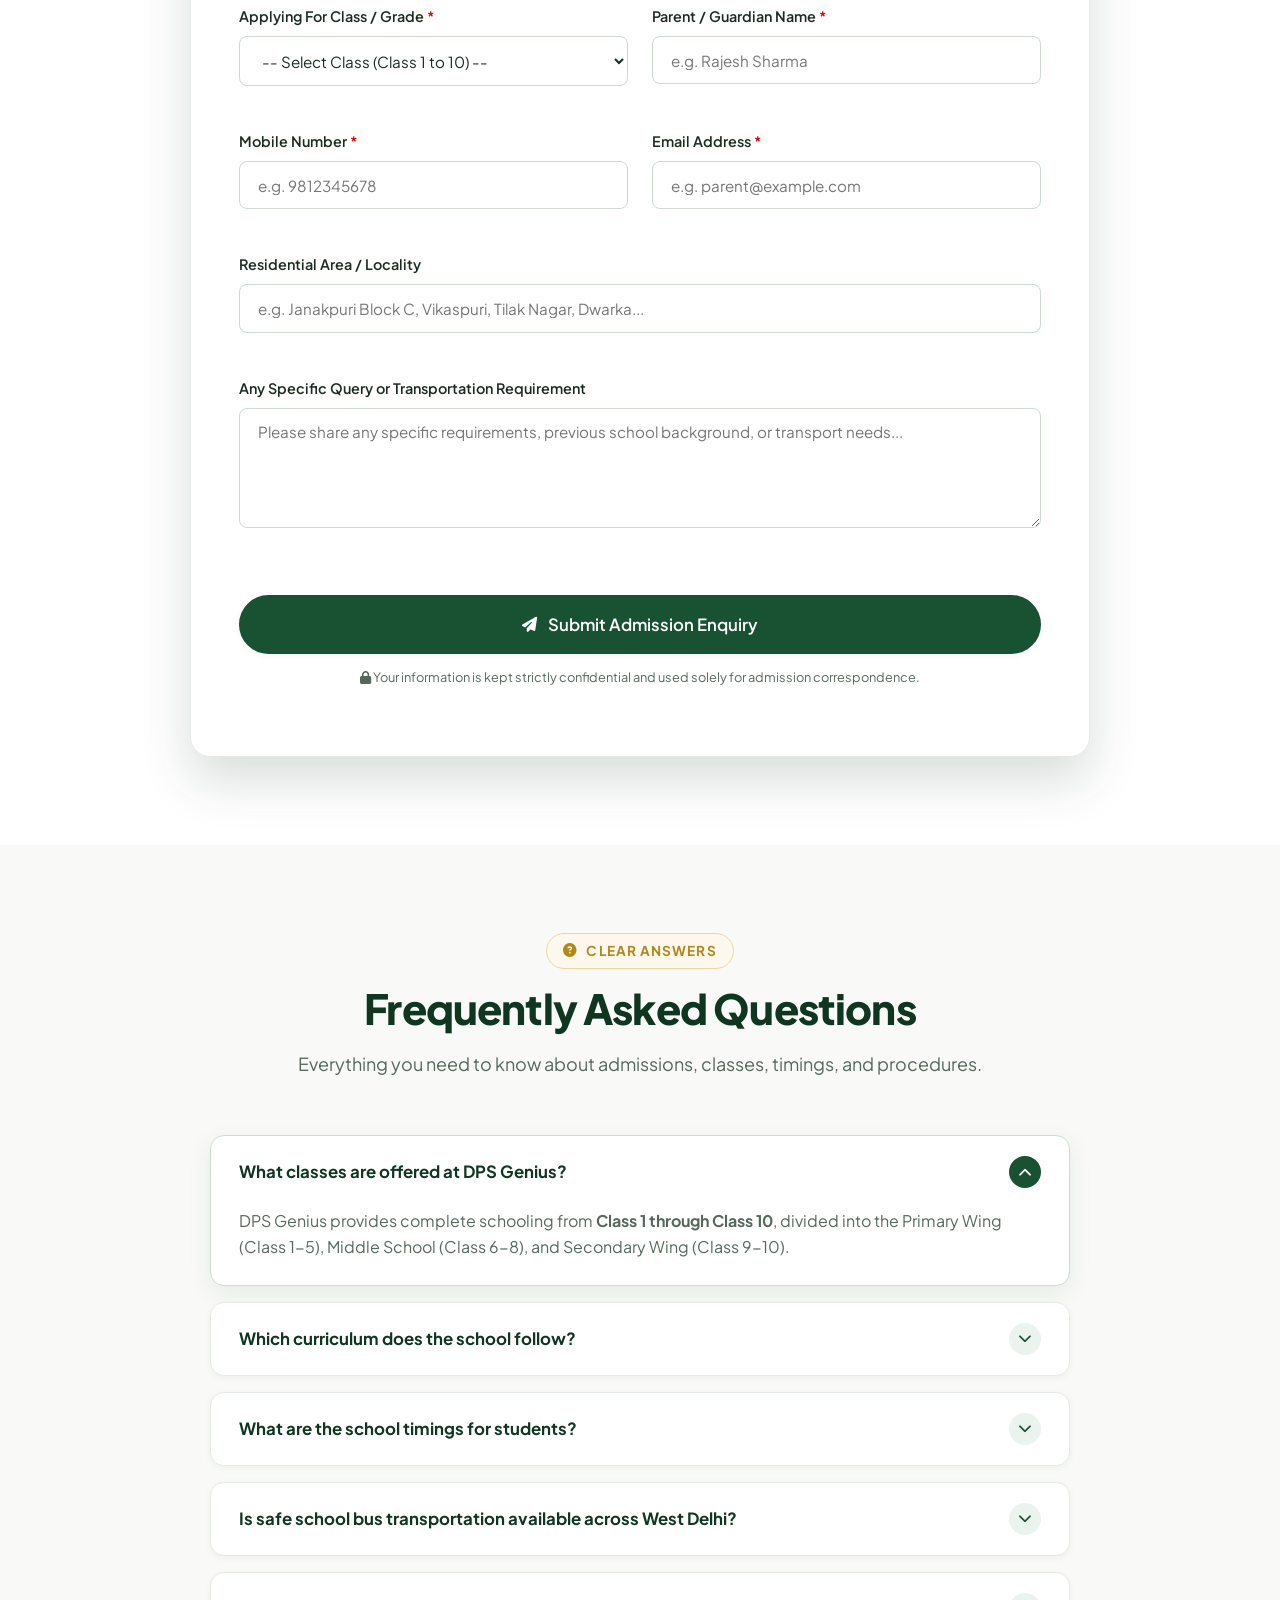
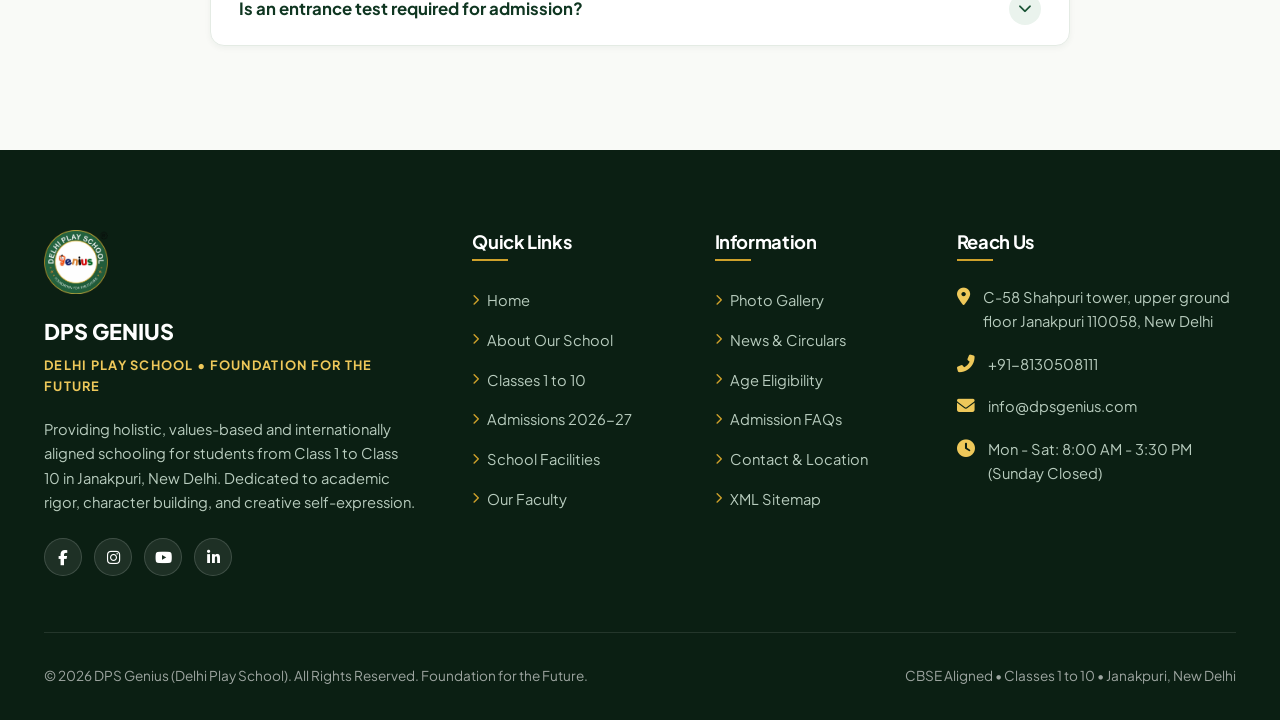
<file: admissions.html>
<!DOCTYPE html>
<html lang="en">
<head>
  <meta charset="UTF-8">
  <meta name="viewport" content="width=device-width, initial-scale=1.0">
  <title>Admissions 2026-27 | Class 1 to 10 Application & Procedure | DPS Genius New Delhi</title>
  <meta name="description" content="Apply for admission at DPS Genius (Delhi Play School) Janakpuri, New Delhi. Complete admission criteria, age eligibility for Class 1 to 10, online enquiry form, fee details and FAQs.">
  <link rel="canonical" href="https://dpsgenius.com/admissions.html">

  <!-- Open Graph -->
  <meta property="og:type" content="website">
  <meta property="og:url" content="https://dpsgenius.com/admissions.html">
  <meta property="og:title" content="Admissions 2026-27 | DPS Genius - Delhi Play School">
  <meta property="og:description" content="Admissions open for Academic Session 2026-27 from Class 1 to Class 10. Simple 5-step admission procedure in Janakpuri, New Delhi.">
  <meta property="og:image" content="https://dpsgenius.com/images/students/hero-students.jpg">

  <!-- Favicon -->
  <link rel="icon" type="image/png" sizes="32x32" href="favicon.png">
  <link rel="icon" type="image/x-icon" href="favicon.ico">

  <!-- Google Fonts -->
  <link rel="preconnect" href="https://fonts.googleapis.com">
  <link rel="preconnect" href="https://fonts.gstatic.com" crossorigin>
  <link href="https://fonts.googleapis.com/css2?family=Plus+Jakarta+Sans:wght@400;500;600;700;800&family=Playfair+Display:ital,wght@0,600;0,700;1,600&display=swap" rel="stylesheet">

  <!-- Font Awesome -->
  <link rel="stylesheet" href="https://cdnjs.cloudflare.com/ajax/libs/font-awesome/6.5.1/css/all.min.css">

  <!-- Stylesheets -->
  <link rel="stylesheet" href="css/style.css?v=2.1">
  <link rel="stylesheet" href="css/animations.css">
  <link rel="stylesheet" href="css/responsive.css?v=2.1">
</head>
<body>

  <!-- Top Bar -->
  <div class="top-bar">
    <div class="container top-bar-inner">
      <div class="top-bar-left">
        <span class="top-info-item">
          <i class="fas fa-map-marker-alt"></i>
          <span>C-58 Shahpuri Tower, Janakpuri, New Delhi 110058</span>
        </span>
        <span class="top-info-item">
          <i class="fas fa-clock"></i>
          <span>Mon - Sat: 8:00 AM - 3:30 PM</span>
        </span>
      </div>
      <div class="top-bar-right">
        <span class="top-info-item">
          <i class="fas fa-phone-alt"></i>
          <a href="tel:+918130508111">+91-8130508111</a>
        </span>
        <span class="top-info-item">
          <i class="fas fa-envelope"></i>
          <a href="mailto:info@dpsgenius.com">info@dpsgenius.com</a>
        </span>
        <span class="top-badge">Admissions Open 2026-27</span>
      </div>
    </div>
  </div>

  <!-- Header -->
  <header class="site-header">
    <div class="container header-inner">
      <a href="index.html" class="brand-identity" title="DPS Genius World School Home">
        <img src="images/logo/logo-horizontal.webp" alt="DPS Genius Delhi Play School" class="brand-logo-img">
      </a>

      <nav class="nav-menu" aria-label="Main Navigation">
        <!-- Mobile Drawer Header -->
        <div class="drawer-header">
          <img src="images/logo/logo-horizontal.webp" alt="DPS Genius Logo" class="drawer-logo">
          <button class="drawer-close-btn" aria-label="Close navigation menu">
            <i class="fas fa-times"></i>
          </button>
        </div>

        <div class="nav-item">
          <a href="index.html" class="nav-link">Home</a>
        </div>
        <div class="nav-item">
          <a href="about.html" class="nav-link">About Us</a>
        </div>
        <div class="nav-item has-dropdown">
          <a href="academics.html" class="nav-link has-dropdown-toggle">
            Academics <i class="fas fa-chevron-down"></i>
          </a>
          <div class="dropdown-menu">
            <a href="academics.html#primary" class="dropdown-link"><i class="fas fa-shapes"></i> Primary Wing (Class 1-5)</a>
            <a href="academics.html#middle" class="dropdown-link"><i class="fas fa-book-reader"></i> Middle Wing (Class 6-8)</a>
            <a href="academics.html#secondary" class="dropdown-link"><i class="fas fa-graduation-cap"></i> Secondary Wing (Class 9-10)</a>
            <a href="academics.html#curriculum" class="dropdown-link"><i class="fas fa-laptop-code"></i> STEM & Curriculum</a>
          </div>
        </div>
        <div class="nav-item active">
          <a href="admissions.html" class="nav-link">Admissions</a>
        </div>
        <div class="nav-item">
          <a href="facilities.html" class="nav-link">Facilities</a>
        </div>
        <div class="nav-item">
          <a href="faculty.html" class="nav-link">Our Faculty</a>
        </div>
        <div class="nav-item">
          <a href="gallery.html" class="nav-link">Gallery</a>
        </div>
        <div class="nav-item">
          <a href="events.html" class="nav-link">News & Events</a>
        </div>
        <div class="nav-item">
          <a href="contact.html" class="nav-link">Contact</a>
        </div>
              <!-- Mobile Drawer Footer CTA & Contact -->
        <div class="drawer-footer">
          <a href="admissions.html" class="btn btn-gold btn-sm" style="width: 100%; margin-bottom: 0.85rem;">
            <i class="fas fa-file-signature"></i> Apply for Admission 2026-27
          </a>
          <a href="tel:+918130508111" class="drawer-contact-link">
            <i class="fas fa-phone-alt"></i> +91-8130508111
          </a>
          <a href="https://wa.me/918130508111" target="_blank" rel="noopener noreferrer" class="drawer-contact-link" style="color: #25d366;">
            <i class="fab fa-whatsapp"></i> WhatsApp Enquiry
          </a>
        </div>
</nav>

      <div class="header-actions">
        <a href="admissions.html#enquiry" class="btn btn-gold btn-sm">
          <i class="fas fa-edit"></i> Enquire Now
        </a>
        <button class="mobile-toggle" aria-label="Toggle navigation menu">
          <span></span>
          <span></span>
          <span></span>
        </button>
      </div>
    </div>
    <!-- Mobile Backdrop Overlay inside Header -->
    <div class="nav-backdrop" aria-hidden="true"></div>
  </header>

  <!-- Page Banner -->
  <section class="page-banner">
    <img src="images/students/hero-students.jpg" alt="Admissions at DPS Genius" class="page-banner-bg">
    <div class="container page-banner-content">
      <div class="breadcrumbs">
        <a href="index.html"><i class="fas fa-home"></i> Home</a>
        <span>/</span>
        <span class="current">Admissions</span>
      </div>
      <h1 class="page-banner-title">Admissions 2026-27</h1>
      <p class="page-banner-subtitle">
        Join our thriving educational community. Transparent procedures and welcoming guidance for Classes 1 to 10.
      </p>
    </div>
  </section>

  <!-- Admission Overview & Key Highlights -->
  <section class="section">
    <div class="container">
      <div class="about-grid">
        <div class="about-content reveal-left">
          <div class="section-tag"><i class="fas fa-door-open"></i> Welcome Families</div>
          <h2 class="section-title">Your Child's Bright Future Starts Here</h2>
          <p>
            We are pleased to announce that registrations are open for the <strong>Academic Session 2026-27</strong> for <strong>Class 1 through Class 10</strong>. At DPS Genius, we keep admissions transparent, welcoming, and parent-friendly.
          </p>
          <p>
            Whether your child is entering the foundational Primary Wing (Class 1-5), the exploratory Middle School (Class 6-8), or the ambitious Secondary Wing (Class 9-10), our dedicated admission officers are available to walk you through curriculum choices, fee structures, transport routes, and our child-centric philosophy.
          </p>
          <div style="background: var(--primary-subtle); border-left: 4px solid var(--primary); padding: 1.25rem; border-radius: var(--radius-sm); margin-top: 1.5rem;">
            <h4 style="color: var(--primary-dark); margin-bottom: 0.35rem;"><i class="fas fa-info-circle"></i> Sibling & Merit Considerations</h4>
            <p style="font-size: 0.9rem; margin-bottom: 0;">Special consideration is granted to siblings of existing students and students demonstrating exceptional aptitude in academics, sports, or creative arts.</p>
          </div>
        </div>
        <div class="about-images-wrapper reveal-right">
          <img src="images/campus/campus-building.jpg" alt="DPS Genius School Campus" class="about-img-main">
          <div class="about-img-badge float-element">
            <div class="badge-icon"><i class="fas fa-headset"></i></div>
            <div class="badge-content">
              <h4>Direct Helpline</h4>
              <p>Call +91-8130508111 for quick admission queries.</p>
            </div>
          </div>
        </div>
      </div>
    </div>
  </section>

  <!-- Age Eligibility Criteria Table (Class 1 to 10) -->
  <section class="section bg-subtle" id="eligibility">
    <div class="container">
      <div class="section-header text-center reveal">
        <div class="section-tag gold"><i class="fas fa-calendar-check"></i> Age Guidelines</div>
        <h2 class="section-title">Class Availability & Age Eligibility (2026-27)</h2>
        <p class="section-subtitle">Recommended age parameters as on March 31, 2026, aligned with National Education Policy (NEP) directives.</p>
      </div>

      <div class="table-responsive reveal">
        <table class="custom-table">
          <thead>
            <tr>
              <th>Class / Grade</th>
              <th>Wing</th>
              <th>Recommended Age (As of 31st March 2026)</th>
              <th>Curriculum Focus</th>
              <th>Status</th>
            </tr>
          </thead>
          <tbody>
            <tr>
              <td><strong>Class 1</strong></td>
              <td>Primary Wing</td>
              <td>6 Years completed</td>
              <td>Foundational literacy, phonics & numeracy</td>
              <td><span class="top-badge" style="background:#eaf3ed; color:#185233; border-color:#c8dfd0;">Open</span></td>
            </tr>
            <tr>
              <td><strong>Class 2</strong></td>
              <td>Primary Wing</td>
              <td>7 Years completed</td>
              <td>Reading circles, environmental exploration & basic math</td>
              <td><span class="top-badge" style="background:#eaf3ed; color:#185233; border-color:#c8dfd0;">Open</span></td>
            </tr>
            <tr>
              <td><strong>Class 3</strong></td>
              <td>Primary Wing</td>
              <td>8 Years completed</td>
              <td>Sentence building, experiential science & arithmetic</td>
              <td><span class="top-badge" style="background:#eaf3ed; color:#185233; border-color:#c8dfd0;">Open</span></td>
            </tr>
            <tr>
              <td><strong>Class 4</strong></td>
              <td>Primary Wing</td>
              <td>9 Years completed</td>
              <td>Applied sciences, creative writing & mental math</td>
              <td><span class="top-badge" style="background:#eaf3ed; color:#185233; border-color:#c8dfd0;">Open</span></td>
            </tr>
            <tr>
              <td><strong>Class 5</strong></td>
              <td>Primary Wing</td>
              <td>10 Years completed</td>
              <td>Critical reasoning, social awareness & introductory STEM</td>
              <td><span class="top-badge" style="background:#eaf3ed; color:#185233; border-color:#c8dfd0;">Open</span></td>
            </tr>
            <tr>
              <td><strong>Class 6</strong></td>
              <td>Middle Wing</td>
              <td>11 Years completed</td>
              <td>Subject sciences (Physics/Chem/Bio), lab fundamentals & coding</td>
              <td><span class="top-badge" style="background:#eaf3ed; color:#185233; border-color:#c8dfd0;">Open</span></td>
            </tr>
            <tr>
              <td><strong>Class 7</strong></td>
              <td>Middle Wing</td>
              <td>12 Years completed</td>
              <td>Algebraic thinking, geometry proofs & world civilizations</td>
              <td><span class="top-badge" style="background:#eaf3ed; color:#185233; border-color:#c8dfd0;">Open</span></td>
            </tr>
            <tr>
              <td><strong>Class 8</strong></td>
              <td>Middle Wing</td>
              <td>13 Years completed</td>
              <td>Scientific research, algorithmic programming & debate skills</td>
              <td><span class="top-badge" style="background:#eaf3ed; color:#185233; border-color:#c8dfd0;">Open</span></td>
            </tr>
            <tr>
              <td><strong>Class 9</strong></td>
              <td>Secondary Wing</td>
              <td>14 Years completed</td>
              <td>Rigorous CBSE 9th curriculum, practical lab testing & IT elective</td>
              <td><span class="top-badge" style="background:#eaf3ed; color:#185233; border-color:#c8dfd0;">Limited Seats</span></td>
            </tr>
            <tr>
              <td><strong>Class 10</strong></td>
              <td>Secondary Wing</td>
              <td>15 Years completed</td>
              <td>CBSE 10th Board preparation (Transfer cases subject to vacancy)</td>
              <td><span class="top-badge" style="background:#fcf8ee; color:#b2871b; border-color:#eed69b;">Interview Basis</span></td>
            </tr>
          </tbody>
        </table>
      </div>
    </div>
  </section>

  <!-- Required Documents Checklist -->
  <section class="section">
    <div class="container">
      <div class="section-header text-center reveal">
        <div class="section-tag"><i class="fas fa-folder-open"></i> Documentation</div>
        <h2 class="section-title">Required Documents For Admission</h2>
        <p class="section-subtitle">Please ensure the following self-attested documents are available at the time of formal enrollment.</p>
      </div>

      <div class="features-grid">
        <div class="feature-card reveal stagger-1">
          <div class="feature-icon-wrapper"><i class="fas fa-id-card"></i></div>
          <h3>Birth Certificate</h3>
          <p>Official birth certificate issued by the Municipal Corporation / Competent Government Authority (Original for verification + 1 photocopy).</p>
        </div>

        <div class="feature-card reveal stagger-2">
          <div class="feature-icon-wrapper"><i class="fas fa-file-invoice"></i></div>
          <h3>Previous Report Cards</h3>
          <p>Photocopy of the academic report card from the previous school for candidates seeking admission to Class 2 and above.</p>
        </div>

        <div class="feature-card reveal stagger-3">
          <div class="feature-icon-wrapper"><i class="fas fa-file-contract"></i></div>
          <h3>Transfer Certificate (TC)</h3>
          <p>Countersigned Transfer Certificate (TC) from the previous recognized school (Mandatory for Class 2 to 10 admissions).</p>
        </div>

        <div class="feature-card reveal stagger-4">
          <div class="feature-icon-wrapper"><i class="fas fa-map-marked-alt"></i></div>
          <h3>Address & Identity Proof</h3>
          <p>Aadhaar Card of the student, alongside Aadhaar / Passport / Voter ID / Utility Bill of parent/guardian as residence proof.</p>
        </div>

        <div class="feature-card reveal stagger-5">
          <div class="feature-icon-wrapper"><i class="fas fa-camera"></i></div>
          <h3>Passport Photographs</h3>
          <p>5 recent passport-sized color photographs of the student and 2 passport-sized photographs of each parent/guardian.</p>
        </div>

        <div class="feature-card reveal stagger-6">
          <div class="feature-icon-wrapper"><i class="fas fa-notes-medical"></i></div>
          <h3>Medical Fitness & Blood Group</h3>
          <p>Basic medical fitness certificate from a registered medical practitioner with documented blood group record and allergy notes.</p>
        </div>
      </div>
    </div>
  </section>

  <!-- Fee Enquiry Section -->
  <section class="section bg-alt" id="fees">
    <div class="container">
      <div class="about-grid">
        <div class="about-content reveal-left">
          <div class="section-tag gold"><i class="fas fa-calculator"></i> Fee Structure</div>
          <h2 class="section-title">Transparent, Value-Based Fee Policy</h2>
          <p>
            At DPS Genius, we believe high-caliber education must remain transparent, accessible, and free from hidden charges. Our fee structure is carefully structured to reflect the state-of-the-art facilities, smart classrooms, experienced faculty, and all-round developmental opportunities provided to every child.
          </p>
          <ul class="check-list">
            <li><i class="fas fa-check-circle"></i> <strong>Tuition Fee:</strong> Covers core academic instruction, digital smartboard learning, and co-curricular periods.</li>
            <li><i class="fas fa-check-circle"></i> <strong>Activity & STEM Fee:</strong> Covers science laboratory consumables, computer lab access, robotics workshops, and cultural events.</li>
            <li><i class="fas fa-check-circle"></i> <strong>Transport Fee:</strong> Optional; zoned according to distance from Shahpuri Tower, Janakpuri with dedicated GPS buses.</li>
            <li><i class="fas fa-check-circle"></i> <strong>Payment Convenience:</strong> Quarterly installment options via net banking, UPI, cards, or demand drafts.</li>
          </ul>
          <p style="margin-top: 1rem; font-size: 0.95rem; color: var(--text-muted);">
            To receive the detailed grade-specific fee breakdown brochure for Class 1 to 10, please complete our online enquiry below or contact our accounts desk directly.
          </p>
        </div>
        <div class="about-images-wrapper reveal-right">
          <div style="background: #ffffff; padding: 2.5rem; border-radius: var(--radius-lg); box-shadow: var(--shadow-xl); border: 1px solid var(--border-light);">
            <div style="display: flex; align-items: center; gap: 1rem; margin-bottom: 1.5rem;">
              <div style="width: 50px; height: 50px; border-radius: var(--radius-full); background: var(--primary-subtle); color: var(--primary); display: flex; align-items: center; justify-content: center; font-size: 1.3rem;">
                <i class="fas fa-receipt"></i>
              </div>
              <div>
                <h3 style="font-size: 1.2rem; margin-bottom: 2px;">Fee Desk Details</h3>
                <span style="font-size: 0.85rem; color: var(--text-muted);">Admissions Office &bull; Janakpuri</span>
              </div>
            </div>
            <ul style="border-top: 1px solid var(--border-light); padding-top: 1.25rem; font-size: 0.95rem; line-height: 2;">
              <li><strong>Helpdesk Phone:</strong> <a href="tel:+918130508111" style="color: var(--primary);">+91-8130508111</a></li>
              <li><strong>Office Email:</strong> <a href="mailto:info@dpsgenius.com" style="color: var(--primary);">info@dpsgenius.com</a></li>
              <li><strong>Timings:</strong> 8:00 AM - 3:30 PM (Mon-Sat)</li>
              <li><strong>Location:</strong> C-58 Shahpuri Tower, Janakpuri, New Delhi</li>
            </ul>
            <a href="#enquiry" class="btn btn-gold btn-sm" style="width: 100%; margin-top: 1.5rem;">
              Request Fee Structure Brochure
            </a>
          </div>
        </div>
      </div>
    </div>
  </section>

  <!-- Interactive Online Admission Enquiry Form -->
  <section class="section" id="enquiry">
    <div class="container">
      <div class="section-header text-center reveal">
        <div class="section-tag"><i class="fas fa-edit"></i> Admission Portal</div>
        <h2 class="section-title">Online Admission Enquiry Form (2026-27)</h2>
        <p class="section-subtitle">Fill in the student details below. Our admissions coordinator will connect with you within 24 working hours.</p>
      </div>

      <div class="form-card reveal" style="max-width: 900px; margin: 0 auto;">
        <!-- Verified Success Notice Container -->
        <div id="admission-form-notice" class="form-notice"></div>

        <form id="admission-enquiry-form" novalidate>
          <div class="form-grid">
            <!-- Student Full Name -->
            <div class="form-group">
              <label class="form-label" for="student_name">Student Full Name <span class="required">*</span></label>
              <input type="text" id="student_name" name="student_name" class="form-control" placeholder="e.g. Aarav Sharma" required>
              <div class="form-feedback">Please enter the student's full name.</div>
            </div>

            <!-- Student DOB -->
            <div class="form-group">
              <label class="form-label" for="student_dob">Date of Birth <span class="required">*</span></label>
              <input type="date" id="student_dob" name="student_dob" class="form-control" required>
              <div class="form-feedback">Please select the student's birth date.</div>
            </div>

            <!-- Class Applying For -->
            <div class="form-group">
              <label class="form-label" for="target_grade">Applying For Class / Grade <span class="required">*</span></label>
              <select id="target_grade" name="target_grade" class="form-control" required>
                <option value="">-- Select Class (Class 1 to 10) --</option>
                <option value="Class 1">Class 1 (Primary)</option>
                <option value="Class 2">Class 2 (Primary)</option>
                <option value="Class 3">Class 3 (Primary)</option>
                <option value="Class 4">Class 4 (Primary)</option>
                <option value="Class 5">Class 5 (Primary)</option>
                <option value="Class 6">Class 6 (Middle School)</option>
                <option value="Class 7">Class 7 (Middle School)</option>
                <option value="Class 8">Class 8 (Middle School)</option>
                <option value="Class 9">Class 9 (Secondary)</option>
                <option value="Class 10">Class 10 (Secondary - Transfer)</option>
              </select>
              <div class="form-feedback">Please select the class applying for.</div>
            </div>

            <!-- Parent/Guardian Name -->
            <div class="form-group">
              <label class="form-label" for="parent_name">Parent / Guardian Name <span class="required">*</span></label>
              <input type="text" id="parent_name" name="parent_name" class="form-control" placeholder="e.g. Rajesh Sharma" required>
              <div class="form-feedback">Please enter parent or guardian name.</div>
            </div>

            <!-- Parent Mobile Number -->
            <div class="form-group">
              <label class="form-label" for="parent_phone">Mobile Number <span class="required">*</span></label>
              <input type="tel" id="parent_phone" name="parent_phone" class="form-control" placeholder="e.g. 9812345678" required>
              <div class="form-feedback">Please enter a valid 10-digit mobile number.</div>
            </div>

            <!-- Parent Email -->
            <div class="form-group">
              <label class="form-label" for="parent_email">Email Address <span class="required">*</span></label>
              <input type="email" id="parent_email" name="parent_email" class="form-control" placeholder="e.g. parent@example.com" required>
              <div class="form-feedback">Please enter a valid email address.</div>
            </div>

            <!-- Current Residence / Area -->
            <div class="form-group full-width">
              <label class="form-label" for="residential_area">Residential Area / Locality</label>
              <input type="text" id="residential_area" name="residential_area" class="form-control" placeholder="e.g. Janakpuri Block C, Vikaspuri, Tilak Nagar, Dwarka...">
            </div>

            <!-- Message / Specific Query -->
            <div class="form-group full-width">
              <label class="form-label" for="admission_message">Any Specific Query or Transportation Requirement</label>
              <textarea id="admission_message" name="admission_message" class="form-control" placeholder="Please share any specific requirements, previous school background, or transport needs..."></textarea>
            </div>

            <!-- Submit Button -->
            <div class="form-group full-width" style="margin-top: 1rem;">
              <button type="submit" class="btn btn-primary btn-lg" style="width: 100%;">
                <i class="fas fa-paper-plane"></i> Submit Admission Enquiry
              </button>
              <p style="font-size: 0.8rem; color: var(--text-muted); text-align: center; margin-top: 0.85rem;">
                <i class="fas fa-lock"></i> Your information is kept strictly confidential and used solely for admission correspondence.
              </p>
            </div>
          </div>
        </form>
      </div>
    </div>
  </section>

  <!-- Admission FAQ Accordion -->
  <section class="section bg-subtle" id="faq">
    <div class="container">
      <div class="section-header text-center reveal">
        <div class="section-tag gold"><i class="fas fa-question-circle"></i> Clear Answers</div>
        <h2 class="section-title">Frequently Asked Questions</h2>
        <p class="section-subtitle">Everything you need to know about admissions, classes, timings, and procedures.</p>
      </div>

      <div class="faq-container reveal">
        <!-- FAQ 1 -->
        <div class="faq-item">
          <div class="faq-header">
            <span>What classes are offered at DPS Genius?</span>
            <div class="faq-icon"><i class="fas fa-chevron-down"></i></div>
          </div>
          <div class="faq-body">
            <div class="faq-body-inner">
              DPS Genius provides complete schooling from <strong>Class 1 through Class 10</strong>, divided into the Primary Wing (Class 1-5), Middle School (Class 6-8), and Secondary Wing (Class 9-10).
            </div>
          </div>
        </div>

        <!-- FAQ 2 -->
        <div class="faq-item">
          <div class="faq-header">
            <span>Which curriculum does the school follow?</span>
            <div class="faq-icon"><i class="fas fa-chevron-down"></i></div>
          </div>
          <div class="faq-body">
            <div class="faq-body-inner">
              The school follows a curriculum aligned with Central Board of Secondary Education (CBSE) guidelines, structured in accordance with the National Education Policy (NEP 2020), emphasizing experiential learning, STEM inquiry, and holistic evaluation.
            </div>
          </div>
        </div>

        <!-- FAQ 3 -->
        <div class="faq-item">
          <div class="faq-header">
            <span>What are the school timings for students?</span>
            <div class="faq-icon"><i class="fas fa-chevron-down"></i></div>
          </div>
          <div class="faq-body">
            <div class="faq-body-inner">
              Primary Wing (Class 1 to 5) timings are from 8:15 AM to 1:45 PM. Middle and Secondary Wing (Class 6 to 10) timings are from 8:00 AM to 2:15 PM, Monday through Friday. Select co-curricular clubs and remedial guidance sessions are held on Saturdays.
            </div>
          </div>
        </div>

        <!-- FAQ 4 -->
        <div class="faq-item">
          <div class="faq-header">
            <span>Is safe school bus transportation available across West Delhi?</span>
            <div class="faq-icon"><i class="fas fa-chevron-down"></i></div>
          </div>
          <div class="faq-body">
            <div class="faq-body-inner">
              Yes, our dedicated fleet of GPS-monitored buses serves Janakpuri, Vikaspuri, Tilak Nagar, Uttam Nagar, Dwarka, Subhash Nagar, and adjacent West Delhi neighborhoods. Each bus is accompanied by a verified driver, speed governor, first-aid kit, and caring female conductor.
            </div>
          </div>
        </div>

        <!-- FAQ 5 -->
        <div class="faq-item">
          <div class="faq-header">
            <span>Is an entrance test required for admission?</span>
            <div class="faq-icon"><i class="fas fa-chevron-down"></i></div>
          </div>
          <div class="faq-body">
            <div class="faq-body-inner">
              For Primary Wing (Class 1 to 5), admissions involve a friendly informal interaction to gauge developmental milestones. For Class 6 to 10, an age-appropriate diagnostic assessment in English, Mathematics, and Science is conducted to understand the student's foundation and customize subsequent academic mentoring.
            </div>
          </div>
        </div>
      </div>
    </div>
  </section>

  <!-- Footer -->
  <footer class="site-footer">
    <div class="container">
      <div class="footer-top">
        <div class="footer-grid">
          <div class="footer-col-brand">
            <img src="images/logo/logo-crest.webp" alt="DPS Genius Delhi Play School Crest" class="brand-logo-img">
            <div class="footer-brand-title">DPS GENIUS</div>
            <div class="footer-brand-tagline">Delhi Play School &bull; Foundation For The Future</div>
            <p class="footer-desc">
              Providing holistic, values-based and internationally aligned schooling for students from Class 1 to Class 10 in Janakpuri, New Delhi. Dedicated to academic rigor, character building, and creative self-expression.
            </p>
            <div class="footer-socials">
              <a href="#" class="social-link" aria-label="Facebook"><i class="fab fa-facebook-f"></i></a>
              <a href="#" class="social-link" aria-label="Instagram"><i class="fab fa-instagram"></i></a>
              <a href="#" class="social-link" aria-label="YouTube"><i class="fab fa-youtube"></i></a>
              <a href="#" class="social-link" aria-label="LinkedIn"><i class="fab fa-linkedin-in"></i></a>
            </div>
          </div>

          <div>
            <h4 class="footer-heading">Quick Links</h4>
            <ul class="footer-links">
              <li><a href="index.html"><i class="fas fa-chevron-right"></i> Home</a></li>
              <li><a href="about.html"><i class="fas fa-chevron-right"></i> About Our School</a></li>
              <li><a href="academics.html"><i class="fas fa-chevron-right"></i> Classes 1 to 10</a></li>
              <li><a href="admissions.html"><i class="fas fa-chevron-right"></i> Admissions 2026-27</a></li>
              <li><a href="facilities.html"><i class="fas fa-chevron-right"></i> School Facilities</a></li>
              <li><a href="faculty.html"><i class="fas fa-chevron-right"></i> Our Faculty</a></li>
            </ul>
          </div>

          <div>
            <h4 class="footer-heading">Information</h4>
            <ul class="footer-links">
              <li><a href="gallery.html"><i class="fas fa-chevron-right"></i> Photo Gallery</a></li>
              <li><a href="events.html"><i class="fas fa-chevron-right"></i> News & Circulars</a></li>
              <li><a href="admissions.html#eligibility"><i class="fas fa-chevron-right"></i> Age Eligibility</a></li>
              <li><a href="admissions.html#faq"><i class="fas fa-chevron-right"></i> Admission FAQs</a></li>
              <li><a href="contact.html"><i class="fas fa-chevron-right"></i> Contact & Location</a></li>
              <li><a href="sitemap.xml"><i class="fas fa-chevron-right"></i> XML Sitemap</a></li>
            </ul>
          </div>

          <div>
            <h4 class="footer-heading">Reach Us</h4>
            <ul class="footer-contact-list">
              <li>
                <i class="fas fa-map-marker-alt"></i>
                <span>C-58 Shahpuri tower, upper ground floor Janakpuri 110058, New Delhi</span>
              </li>
              <li>
                <i class="fas fa-phone-alt"></i>
                <a href="tel:+918130508111">+91-8130508111</a>
              </li>
              <li>
                <i class="fas fa-envelope"></i>
                <a href="mailto:info@dpsgenius.com">info@dpsgenius.com</a>
              </li>
              <li>
                <i class="fas fa-clock"></i>
                <span>Mon - Sat: 8:00 AM - 3:30 PM (Sunday Closed)</span>
              </li>
            </ul>
          </div>
        </div>
      </div>

      <div class="footer-bottom">
        <div>
          &copy; 2026 DPS Genius (Delhi Play School). All Rights Reserved. Foundation for the Future.
        </div>
        <div>
          <span>CBSE Aligned &bull; Classes 1 to 10 &bull; Janakpuri, New Delhi</span>
        </div>
      </div>
    </div>
  </footer>

  <!-- Floating Actions -->
  <div class="floating-actions">
    <a href="https://wa.me/918130508111?text=Hello%20DPS%20Genius,%20I%20have%20an%20admission%20enquiry%20for%20my%20child." target="_blank" rel="noopener noreferrer" class="whatsapp-float" aria-label="Chat on WhatsApp">
      <i class="fab fa-whatsapp"></i>
      <span class="whatsapp-tooltip">Chat with Admissions</span>
    </a>
    <button class="back-to-top" aria-label="Back to Top">
      <i class="fas fa-arrow-up"></i>
    </button>
  </div>

  <script src="js/main.js?v=2.1"></script>
  <script src="js/forms.js"></script>
</body>
</html>
</file>
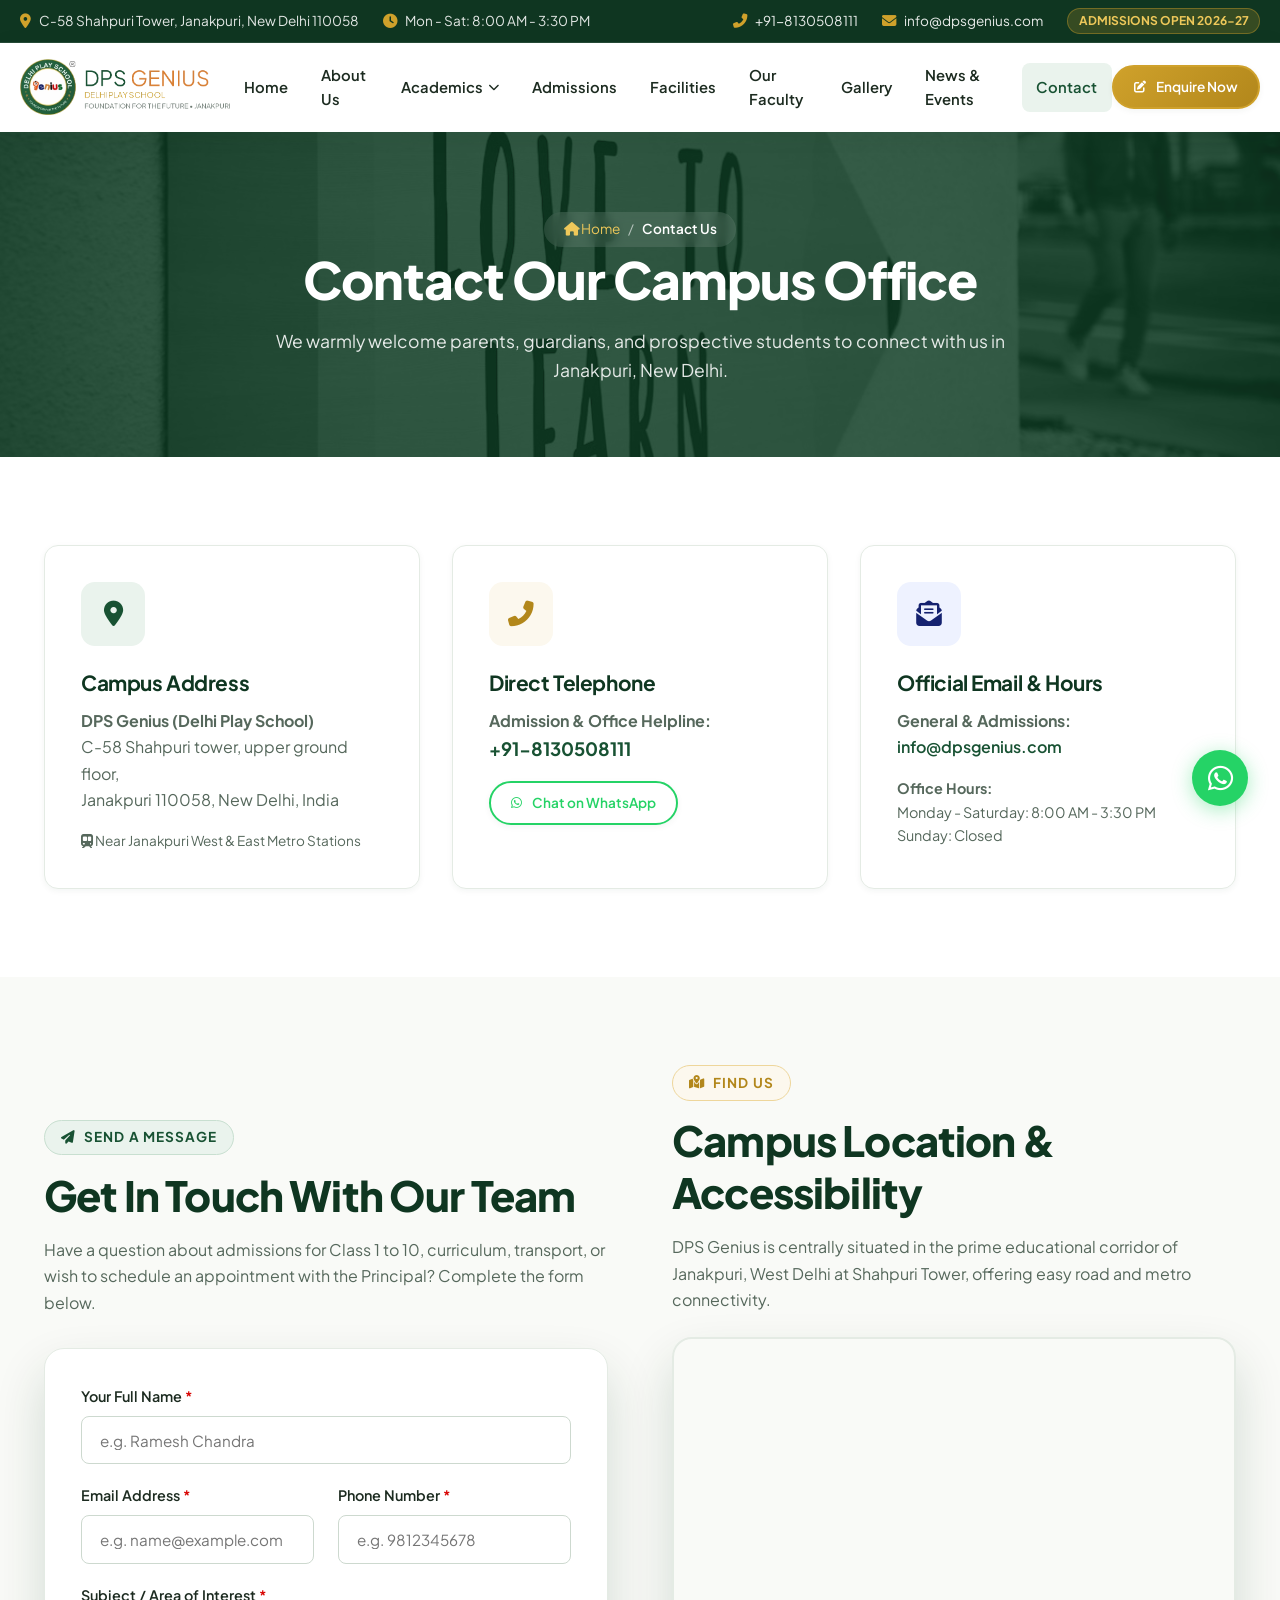
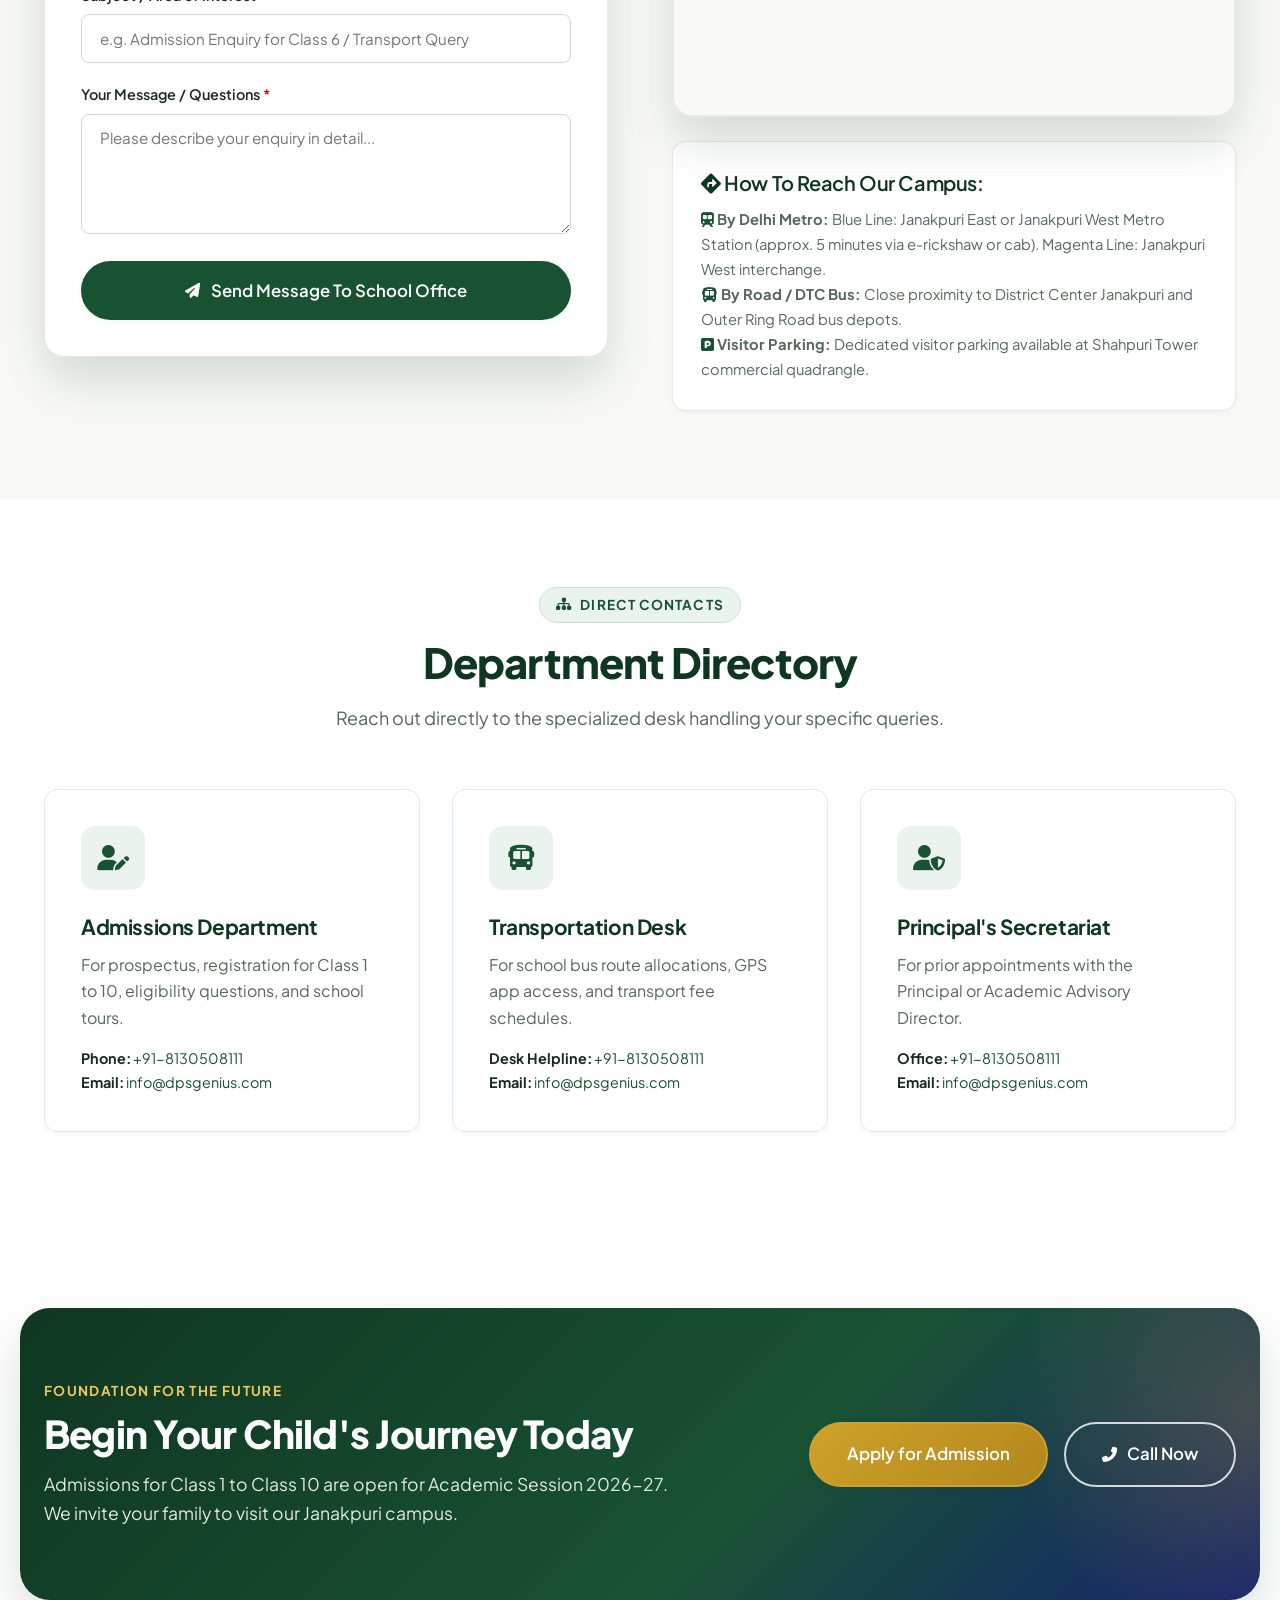
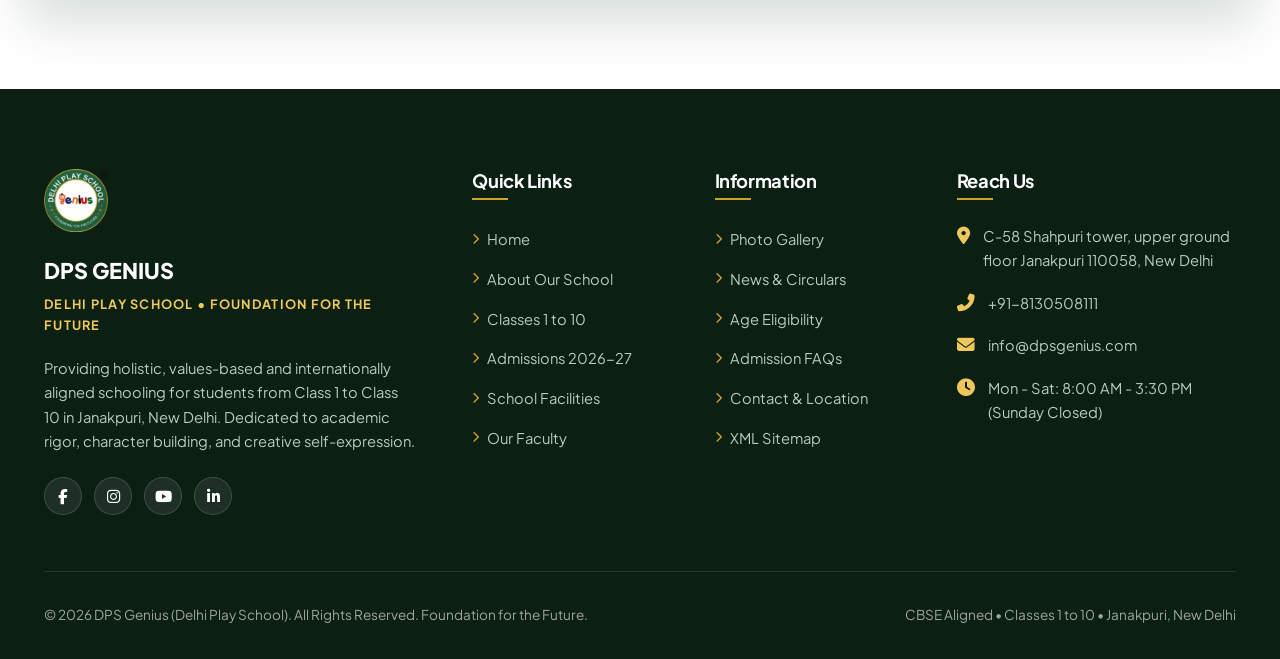
<file: contact.html>
<!DOCTYPE html>
<html lang="en">
<head>
  <meta charset="UTF-8">
  <meta name="viewport" content="width=device-width, initial-scale=1.0">
  <title>Contact Us & Location | DPS Genius Janakpuri New Delhi</title>
  <meta name="description" content="Contact DPS Genius (Delhi Play School) in Janakpuri, New Delhi. Phone: +91-8130508111, Email: info@dpsgenius.com. Address: C-58 Shahpuri Tower, Janakpuri. Schedule your campus visit.">
  <link rel="canonical" href="https://dpsgenius.com/contact.html">

  <!-- Open Graph -->
  <meta property="og:type" content="website">
  <meta property="og:url" content="https://dpsgenius.com/contact.html">
  <meta property="og:title" content="Contact Us & Location | DPS Genius">
  <meta property="og:description" content="Get in touch with admissions, administration, and campus office in Janakpuri, New Delhi. Call +91-8130508111.">
  <meta property="og:image" content="https://dpsgenius.com/images/campus/campus-building.jpg">

  <!-- Favicon -->
  <link rel="icon" type="image/png" sizes="32x32" href="favicon.png">
  <link rel="icon" type="image/x-icon" href="favicon.ico">

  <!-- Google Fonts -->
  <link rel="preconnect" href="https://fonts.googleapis.com">
  <link rel="preconnect" href="https://fonts.gstatic.com" crossorigin>
  <link href="https://fonts.googleapis.com/css2?family=Plus+Jakarta+Sans:wght@400;500;600;700;800&family=Playfair+Display:ital,wght@0,600;0,700;1,600&display=swap" rel="stylesheet">

  <!-- Font Awesome -->
  <link rel="stylesheet" href="https://cdnjs.cloudflare.com/ajax/libs/font-awesome/6.5.1/css/all.min.css">

  <!-- Stylesheets -->
  <link rel="stylesheet" href="css/style.css?v=2.1">
  <link rel="stylesheet" href="css/animations.css">
  <link rel="stylesheet" href="css/responsive.css?v=2.1">
</head>
<body>

  <!-- Top Bar -->
  <div class="top-bar">
    <div class="container top-bar-inner">
      <div class="top-bar-left">
        <span class="top-info-item">
          <i class="fas fa-map-marker-alt"></i>
          <span>C-58 Shahpuri Tower, Janakpuri, New Delhi 110058</span>
        </span>
        <span class="top-info-item">
          <i class="fas fa-clock"></i>
          <span>Mon - Sat: 8:00 AM - 3:30 PM</span>
        </span>
      </div>
      <div class="top-bar-right">
        <span class="top-info-item">
          <i class="fas fa-phone-alt"></i>
          <a href="tel:+918130508111">+91-8130508111</a>
        </span>
        <span class="top-info-item">
          <i class="fas fa-envelope"></i>
          <a href="mailto:info@dpsgenius.com">info@dpsgenius.com</a>
        </span>
        <span class="top-badge">Admissions Open 2026-27</span>
      </div>
    </div>
  </div>

  <!-- Header -->
  <header class="site-header">
    <div class="container header-inner">
      <a href="index.html" class="brand-identity" title="DPS Genius World School Home">
        <img src="images/logo/logo-horizontal.webp" alt="DPS Genius Delhi Play School" class="brand-logo-img">
      </a>

      <nav class="nav-menu" aria-label="Main Navigation">
        <!-- Mobile Drawer Header -->
        <div class="drawer-header">
          <img src="images/logo/logo-horizontal.webp" alt="DPS Genius Logo" class="drawer-logo">
          <button class="drawer-close-btn" aria-label="Close navigation menu">
            <i class="fas fa-times"></i>
          </button>
        </div>

        <div class="nav-item">
          <a href="index.html" class="nav-link">Home</a>
        </div>
        <div class="nav-item">
          <a href="about.html" class="nav-link">About Us</a>
        </div>
        <div class="nav-item has-dropdown">
          <a href="academics.html" class="nav-link has-dropdown-toggle">
            Academics <i class="fas fa-chevron-down"></i>
          </a>
          <div class="dropdown-menu">
            <a href="academics.html#primary" class="dropdown-link"><i class="fas fa-shapes"></i> Primary Wing (Class 1-5)</a>
            <a href="academics.html#middle" class="dropdown-link"><i class="fas fa-book-reader"></i> Middle Wing (Class 6-8)</a>
            <a href="academics.html#secondary" class="dropdown-link"><i class="fas fa-graduation-cap"></i> Secondary Wing (Class 9-10)</a>
            <a href="academics.html#curriculum" class="dropdown-link"><i class="fas fa-laptop-code"></i> STEM & Curriculum</a>
          </div>
        </div>
        <div class="nav-item">
          <a href="admissions.html" class="nav-link">Admissions</a>
        </div>
        <div class="nav-item">
          <a href="facilities.html" class="nav-link">Facilities</a>
        </div>
        <div class="nav-item">
          <a href="faculty.html" class="nav-link">Our Faculty</a>
        </div>
        <div class="nav-item">
          <a href="gallery.html" class="nav-link">Gallery</a>
        </div>
        <div class="nav-item">
          <a href="events.html" class="nav-link">News & Events</a>
        </div>
        <div class="nav-item active">
          <a href="contact.html" class="nav-link">Contact</a>
        </div>
              <!-- Mobile Drawer Footer CTA & Contact -->
        <div class="drawer-footer">
          <a href="admissions.html" class="btn btn-gold btn-sm" style="width: 100%; margin-bottom: 0.85rem;">
            <i class="fas fa-file-signature"></i> Apply for Admission 2026-27
          </a>
          <a href="tel:+918130508111" class="drawer-contact-link">
            <i class="fas fa-phone-alt"></i> +91-8130508111
          </a>
          <a href="https://wa.me/918130508111" target="_blank" rel="noopener noreferrer" class="drawer-contact-link" style="color: #25d366;">
            <i class="fab fa-whatsapp"></i> WhatsApp Enquiry
          </a>
        </div>
</nav>

      <div class="header-actions">
        <a href="admissions.html#enquiry" class="btn btn-gold btn-sm">
          <i class="fas fa-edit"></i> Enquire Now
        </a>
        <button class="mobile-toggle" aria-label="Toggle navigation menu">
          <span></span>
          <span></span>
          <span></span>
        </button>
      </div>
    </div>
    <!-- Mobile Backdrop Overlay inside Header -->
    <div class="nav-backdrop" aria-hidden="true"></div>
  </header>

  <!-- Page Banner -->
  <section class="page-banner">
    <img src="images/campus/campus-building.jpg" alt="Contact DPS Genius" class="page-banner-bg">
    <div class="container page-banner-content">
      <div class="breadcrumbs">
        <a href="index.html"><i class="fas fa-home"></i> Home</a>
        <span>/</span>
        <span class="current">Contact Us</span>
      </div>
      <h1 class="page-banner-title">Contact Our Campus Office</h1>
      <p class="page-banner-subtitle">
        We warmly welcome parents, guardians, and prospective students to connect with us in Janakpuri, New Delhi.
      </p>
    </div>
  </section>

  <!-- Contact Information Cards -->
  <section class="section">
    <div class="container">
      <div class="features-grid">
        <!-- Address Card -->
        <div class="feature-card reveal stagger-1">
          <div class="feature-icon-wrapper" style="background: var(--primary-subtle); color: var(--primary);">
            <i class="fas fa-map-marker-alt"></i>
          </div>
          <h3>Campus Address</h3>
          <p>
            <strong>DPS Genius (Delhi Play School)</strong><br>
            C-58 Shahpuri tower, upper ground floor,<br>
            Janakpuri 110058, New Delhi, India
          </p>
          <span style="font-size: 0.85rem; color: var(--text-muted); display: block; margin-top: 0.5rem;">
            <i class="fas fa-subway"></i> Near Janakpuri West & East Metro Stations
          </span>
        </div>

        <!-- Phone & WhatsApp Card -->
        <div class="feature-card reveal stagger-2">
          <div class="feature-icon-wrapper" style="background: var(--accent-gold-subtle); color: var(--accent-gold-dark);">
            <i class="fas fa-phone-alt"></i>
          </div>
          <h3>Direct Telephone</h3>
          <p>
            <strong>Admission & Office Helpline:</strong><br>
            <a href="tel:+918130508111" style="font-size: 1.15rem; font-weight: 700; color: var(--primary);">+91-8130508111</a>
          </p>
          <p style="margin-top: 0.5rem;">
            <a href="https://wa.me/918130508111" target="_blank" rel="noopener noreferrer" class="btn btn-outline btn-sm" style="color: #25d366; border-color: #25d366;">
              <i class="fab fa-whatsapp"></i> Chat on WhatsApp
            </a>
          </p>
        </div>

        <!-- Email & Timings Card -->
        <div class="feature-card reveal stagger-3">
          <div class="feature-icon-wrapper" style="background: #eef2ff; color: var(--accent-navy);">
            <i class="fas fa-envelope-open-text"></i>
          </div>
          <h3>Official Email & Hours</h3>
          <p>
            <strong>General & Admissions:</strong><br>
            <a href="mailto:info@dpsgenius.com" style="color: var(--primary); font-weight: 600;">info@dpsgenius.com</a>
          </p>
          <div style="font-size: 0.9rem; color: var(--text-muted); margin-top: 0.75rem;">
            <strong>Office Hours:</strong><br>
            Monday - Saturday: 8:00 AM - 3:30 PM<br>
            Sunday: Closed
          </div>
        </div>
      </div>
    </div>
  </section>

  <!-- Interactive Contact Form & Location Map -->
  <section class="section bg-subtle">
    <div class="container">
      <div class="about-grid">
        <!-- Contact Form Column -->
        <div class="reveal-left">
          <div class="section-tag"><i class="fas fa-paper-plane"></i> Send A Message</div>
          <h2 class="section-title">Get In Touch With Our Team</h2>
          <p style="margin-bottom: 2rem;">
            Have a question about admissions for Class 1 to 10, curriculum, transport, or wish to schedule an appointment with the Principal? Complete the form below.
          </p>

          <div class="form-card" style="padding: 2.25rem;">
            <!-- Verified Notice Container -->
            <div id="contact-form-notice" class="form-notice"></div>

            <form id="contact-enquiry-form" novalidate>
              <div class="form-group">
                <label class="form-label" for="full_name">Your Full Name <span class="required">*</span></label>
                <input type="text" id="full_name" name="full_name" class="form-control" placeholder="e.g. Ramesh Chandra" required>
                <div class="form-feedback">Please enter your full name.</div>
              </div>

              <div class="form-grid">
                <div class="form-group">
                  <label class="form-label" for="email">Email Address <span class="required">*</span></label>
                  <input type="email" id="email" name="email" class="form-control" placeholder="e.g. name@example.com" required>
                  <div class="form-feedback">Please enter a valid email address.</div>
                </div>

                <div class="form-group">
                  <label class="form-label" for="phone">Phone Number <span class="required">*</span></label>
                  <input type="tel" id="phone" name="phone" class="form-control" placeholder="e.g. 9812345678" required>
                  <div class="form-feedback">Please enter a valid 10-digit mobile number.</div>
                </div>
              </div>

              <div class="form-group">
                <label class="form-label" for="subject">Subject / Area of Interest <span class="required">*</span></label>
                <input type="text" id="subject" name="subject" class="form-control" placeholder="e.g. Admission Enquiry for Class 6 / Transport Query" required>
                <div class="form-feedback">Please enter a subject for your enquiry.</div>
              </div>

              <div class="form-group">
                <label class="form-label" for="message">Your Message / Questions <span class="required">*</span></label>
                <textarea id="message" name="message" class="form-control" placeholder="Please describe your enquiry in detail..." required></textarea>
                <div class="form-feedback">Please provide your message.</div>
              </div>

              <button type="submit" class="btn btn-primary btn-lg" style="width: 100%;">
                <i class="fas fa-paper-plane"></i> Send Message To School Office
              </button>
            </form>
          </div>
        </div>

        <!-- Google Map & Directions Column -->
        <div class="reveal-right">
          <div class="section-tag gold"><i class="fas fa-map-marked-alt"></i> Find Us</div>
          <h2 class="section-title">Campus Location & Accessibility</h2>
          <p style="margin-bottom: 1.5rem;">
            DPS Genius is centrally situated in the prime educational corridor of Janakpuri, West Delhi at Shahpuri Tower, offering easy road and metro connectivity.
          </p>

          <!-- Interactive Embedded Google Map -->
          <div style="border-radius: var(--radius-lg); overflow: hidden; box-shadow: var(--shadow-xl); border: 2px solid var(--border-light); height: 380px; position: relative;">
            <iframe 
              title="DPS Genius Delhi Play School Location Map Janakpuri New Delhi"
              src="https://www.google.com/maps/embed?pb=!1m18!1m12!1m3!1d3502.1581452934444!2d77.0818228!3d28.6250284!2m3!1f0!2f0!3f0!3m2!1i1024!2i768!4f13.1!3m3!1m2!1s0x390d04c4ff00557b%3A0x6b840eefbfdd5995!2sShahpuri%20Tower%2C%20C-58%2C%20Community%20Centre%2C%20Janakpuri%2C%20New%20Delhi%2C%20Delhi%20110058!5e0!3m2!1sen!2sin!4v1700000000000!5m2!1sen!2sin"
              width="100%" 
              height="100%" 
              style="border:0;" 
              allowfullscreen="" 
              loading="lazy" 
              referrerpolicy="no-referrer-when-downgrade">
            </iframe>
          </div>

          <!-- Transit & Directions Guide -->
          <div style="background: #ffffff; padding: 1.75rem; border-radius: var(--radius-md); box-shadow: var(--shadow-sm); border: 1px solid var(--border-light); margin-top: 1.5rem;">
            <h4 style="color: var(--primary-dark); margin-bottom: 0.75rem;"><i class="fas fa-directions"></i> How To Reach Our Campus:</h4>
            <ul style="font-size: 0.92rem; color: var(--text-muted); line-height: 1.7;">
              <li><i class="fas fa-subway" style="color: var(--primary);"></i> <strong>By Delhi Metro:</strong> Blue Line: Janakpuri East or Janakpuri West Metro Station (approx. 5 minutes via e-rickshaw or cab). Magenta Line: Janakpuri West interchange.</li>
              <li><i class="fas fa-bus" style="color: var(--primary);"></i> <strong>By Road / DTC Bus:</strong> Close proximity to District Center Janakpuri and Outer Ring Road bus depots.</li>
              <li><i class="fas fa-parking" style="color: var(--primary);"></i> <strong>Visitor Parking:</strong> Dedicated visitor parking available at Shahpuri Tower commercial quadrangle.</li>
            </ul>
          </div>
        </div>
      </div>
    </div>
  </section>

  <!-- Department Directory -->
  <section class="section">
    <div class="container">
      <div class="section-header text-center reveal">
        <div class="section-tag"><i class="fas fa-sitemap"></i> Direct Contacts</div>
        <h2 class="section-title">Department Directory</h2>
        <p class="section-subtitle">Reach out directly to the specialized desk handling your specific queries.</p>
      </div>

      <div class="features-grid">
        <div class="feature-card reveal stagger-1">
          <div class="feature-icon-wrapper"><i class="fas fa-user-edit"></i></div>
          <h3>Admissions Department</h3>
          <p>For prospectus, registration for Class 1 to 10, eligibility questions, and school tours.</p>
          <div style="margin-top: 0.75rem; font-size: 0.9rem;">
            <strong>Phone:</strong> <a href="tel:+918130508111">+91-8130508111</a><br>
            <strong>Email:</strong> <a href="mailto:info@dpsgenius.com">info@dpsgenius.com</a>
          </div>
        </div>

        <div class="feature-card reveal stagger-2">
          <div class="feature-icon-wrapper"><i class="fas fa-bus"></i></div>
          <h3>Transportation Desk</h3>
          <p>For school bus route allocations, GPS app access, and transport fee schedules.</p>
          <div style="margin-top: 0.75rem; font-size: 0.9rem;">
            <strong>Desk Helpline:</strong> <a href="tel:+918130508111">+91-8130508111</a><br>
            <strong>Email:</strong> <a href="mailto:info@dpsgenius.com">info@dpsgenius.com</a>
          </div>
        </div>

        <div class="feature-card reveal stagger-3">
          <div class="feature-icon-wrapper"><i class="fas fa-user-shield"></i></div>
          <h3>Principal's Secretariat</h3>
          <p>For prior appointments with the Principal or Academic Advisory Director.</p>
          <div style="margin-top: 0.75rem; font-size: 0.9rem;">
            <strong>Office:</strong> <a href="tel:+918130508111">+91-8130508111</a><br>
            <strong>Email:</strong> <a href="mailto:info@dpsgenius.com">info@dpsgenius.com</a>
          </div>
        </div>
      </div>
    </div>
  </section>

  <!-- CTA Banner -->
  <section class="container section">
    <div class="cta-banner reveal">
      <div class="container cta-inner">
        <div class="cta-text">
          <span style="color: var(--accent-gold-light); font-weight: 700; text-transform: uppercase; font-size: 0.85rem; letter-spacing: 0.1em; display: block; margin-bottom: 0.5rem;">
            Foundation For The Future
          </span>
          <h2 class="cta-title">Begin Your Child's Journey Today</h2>
          <p class="cta-description">
            Admissions for Class 1 to Class 10 are open for Academic Session 2026-27. We invite your family to visit our Janakpuri campus.
          </p>
        </div>
        <div class="cta-actions">
          <a href="admissions.html" class="btn btn-gold btn-lg">Apply for Admission</a>
          <a href="tel:+918130508111" class="btn btn-outline-white btn-lg"><i class="fas fa-phone-alt"></i> Call Now</a>
        </div>
      </div>
    </div>
  </section>

  <!-- Footer -->
  <footer class="site-footer">
    <div class="container">
      <div class="footer-top">
        <div class="footer-grid">
          <div class="footer-col-brand">
            <img src="images/logo/logo-crest.webp" alt="DPS Genius Delhi Play School Crest" class="brand-logo-img">
            <div class="footer-brand-title">DPS GENIUS</div>
            <div class="footer-brand-tagline">Delhi Play School &bull; Foundation For The Future</div>
            <p class="footer-desc">
              Providing holistic, values-based and internationally aligned schooling for students from Class 1 to Class 10 in Janakpuri, New Delhi. Dedicated to academic rigor, character building, and creative self-expression.
            </p>
            <div class="footer-socials">
              <a href="#" class="social-link" aria-label="Facebook"><i class="fab fa-facebook-f"></i></a>
              <a href="#" class="social-link" aria-label="Instagram"><i class="fab fa-instagram"></i></a>
              <a href="#" class="social-link" aria-label="YouTube"><i class="fab fa-youtube"></i></a>
              <a href="#" class="social-link" aria-label="LinkedIn"><i class="fab fa-linkedin-in"></i></a>
            </div>
          </div>

          <div>
            <h4 class="footer-heading">Quick Links</h4>
            <ul class="footer-links">
              <li><a href="index.html"><i class="fas fa-chevron-right"></i> Home</a></li>
              <li><a href="about.html"><i class="fas fa-chevron-right"></i> About Our School</a></li>
              <li><a href="academics.html"><i class="fas fa-chevron-right"></i> Classes 1 to 10</a></li>
              <li><a href="admissions.html"><i class="fas fa-chevron-right"></i> Admissions 2026-27</a></li>
              <li><a href="facilities.html"><i class="fas fa-chevron-right"></i> School Facilities</a></li>
              <li><a href="faculty.html"><i class="fas fa-chevron-right"></i> Our Faculty</a></li>
            </ul>
          </div>

          <div>
            <h4 class="footer-heading">Information</h4>
            <ul class="footer-links">
              <li><a href="gallery.html"><i class="fas fa-chevron-right"></i> Photo Gallery</a></li>
              <li><a href="events.html"><i class="fas fa-chevron-right"></i> News & Circulars</a></li>
              <li><a href="admissions.html#eligibility"><i class="fas fa-chevron-right"></i> Age Eligibility</a></li>
              <li><a href="admissions.html#faq"><i class="fas fa-chevron-right"></i> Admission FAQs</a></li>
              <li><a href="contact.html"><i class="fas fa-chevron-right"></i> Contact & Location</a></li>
              <li><a href="sitemap.xml"><i class="fas fa-chevron-right"></i> XML Sitemap</a></li>
            </ul>
          </div>

          <div>
            <h4 class="footer-heading">Reach Us</h4>
            <ul class="footer-contact-list">
              <li>
                <i class="fas fa-map-marker-alt"></i>
                <span>C-58 Shahpuri tower, upper ground floor Janakpuri 110058, New Delhi</span>
              </li>
              <li>
                <i class="fas fa-phone-alt"></i>
                <a href="tel:+918130508111">+91-8130508111</a>
              </li>
              <li>
                <i class="fas fa-envelope"></i>
                <a href="mailto:info@dpsgenius.com">info@dpsgenius.com</a>
              </li>
              <li>
                <i class="fas fa-clock"></i>
                <span>Mon - Sat: 8:00 AM - 3:30 PM (Sunday Closed)</span>
              </li>
            </ul>
          </div>
        </div>
      </div>

      <div class="footer-bottom">
        <div>
          &copy; 2026 DPS Genius (Delhi Play School). All Rights Reserved. Foundation for the Future.
        </div>
        <div>
          <span>CBSE Aligned &bull; Classes 1 to 10 &bull; Janakpuri, New Delhi</span>
        </div>
      </div>
    </div>
  </footer>

  <!-- Floating Actions -->
  <div class="floating-actions">
    <a href="https://wa.me/918130508111?text=Hello%20DPS%20Genius,%20I%20would%20like%20to%20get%20in%20touch%20with%20your%20office." target="_blank" rel="noopener noreferrer" class="whatsapp-float" aria-label="Chat on WhatsApp">
      <i class="fab fa-whatsapp"></i>
      <span class="whatsapp-tooltip">Chat with Admissions</span>
    </a>
    <button class="back-to-top" aria-label="Back to Top">
      <i class="fas fa-arrow-up"></i>
    </button>
  </div>

  <script src="js/main.js?v=2.1"></script>
  <script src="js/forms.js"></script>
</body>
</html>
</file>
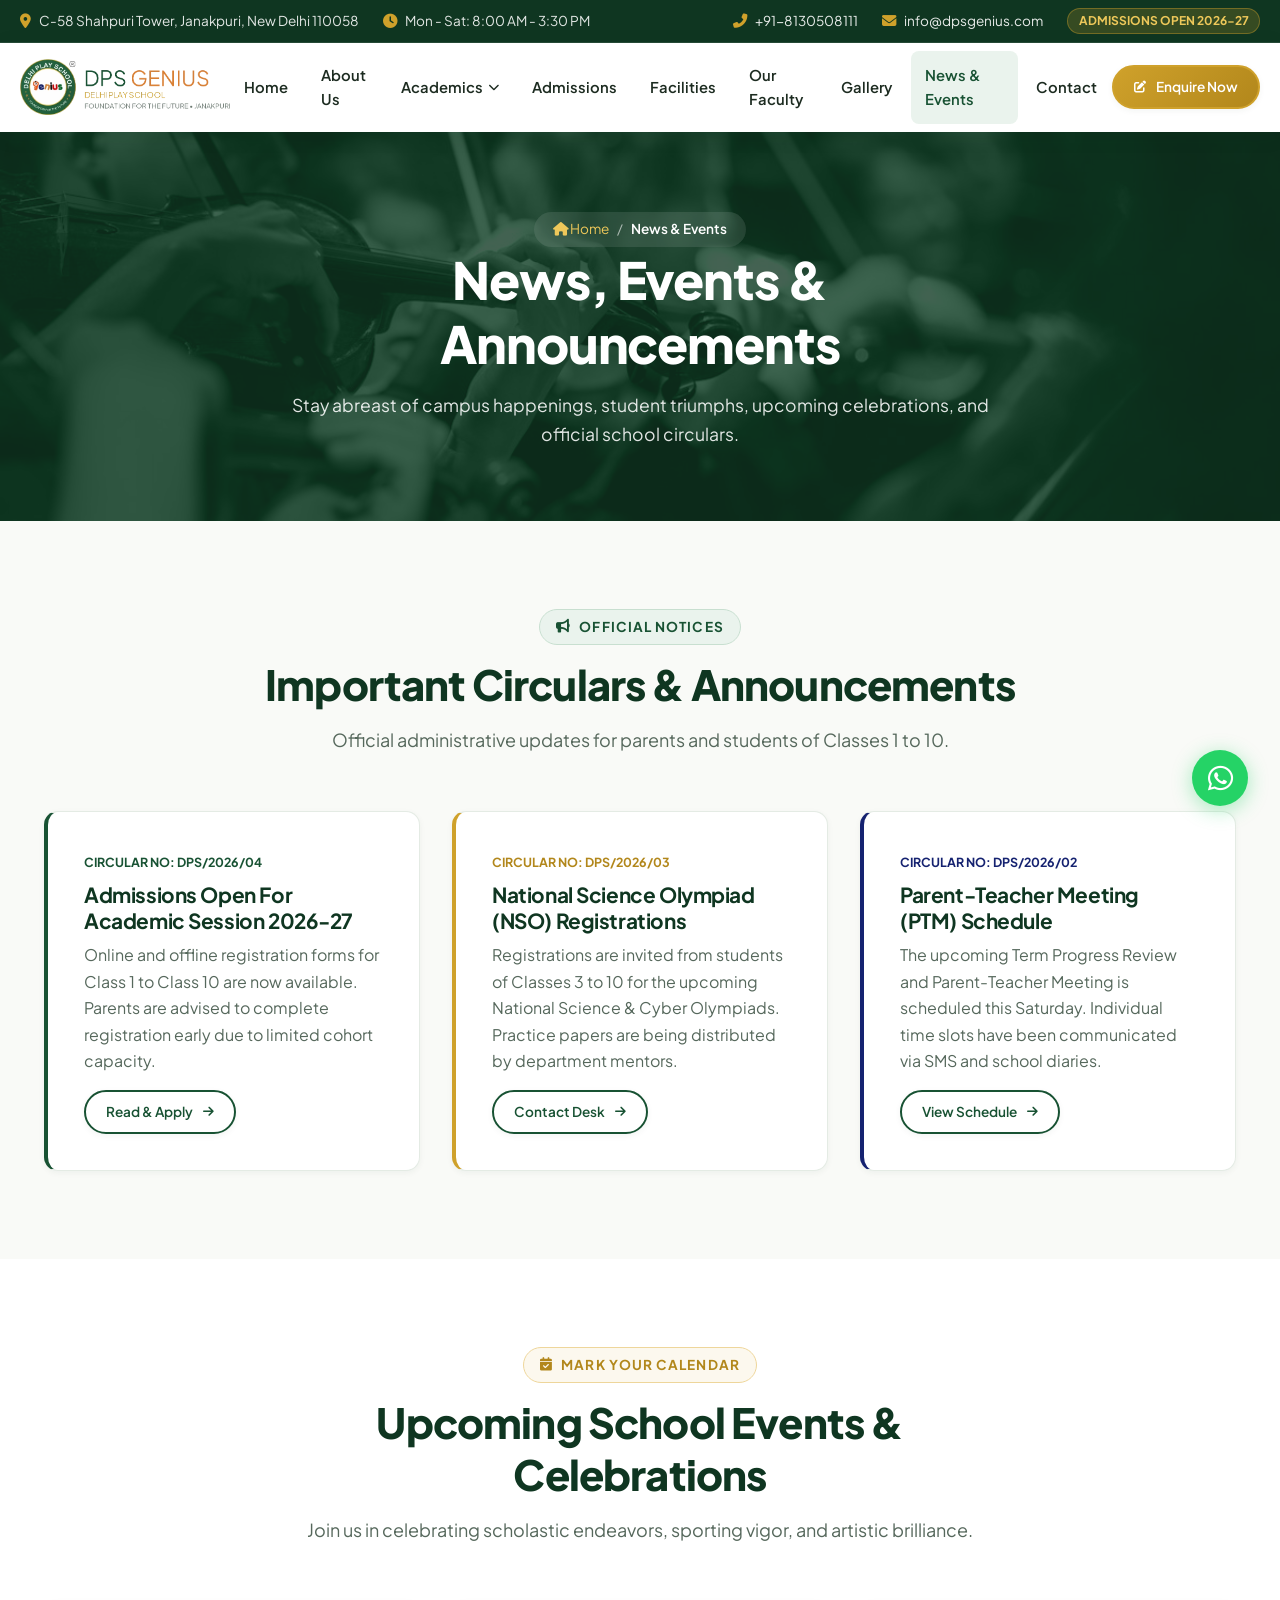
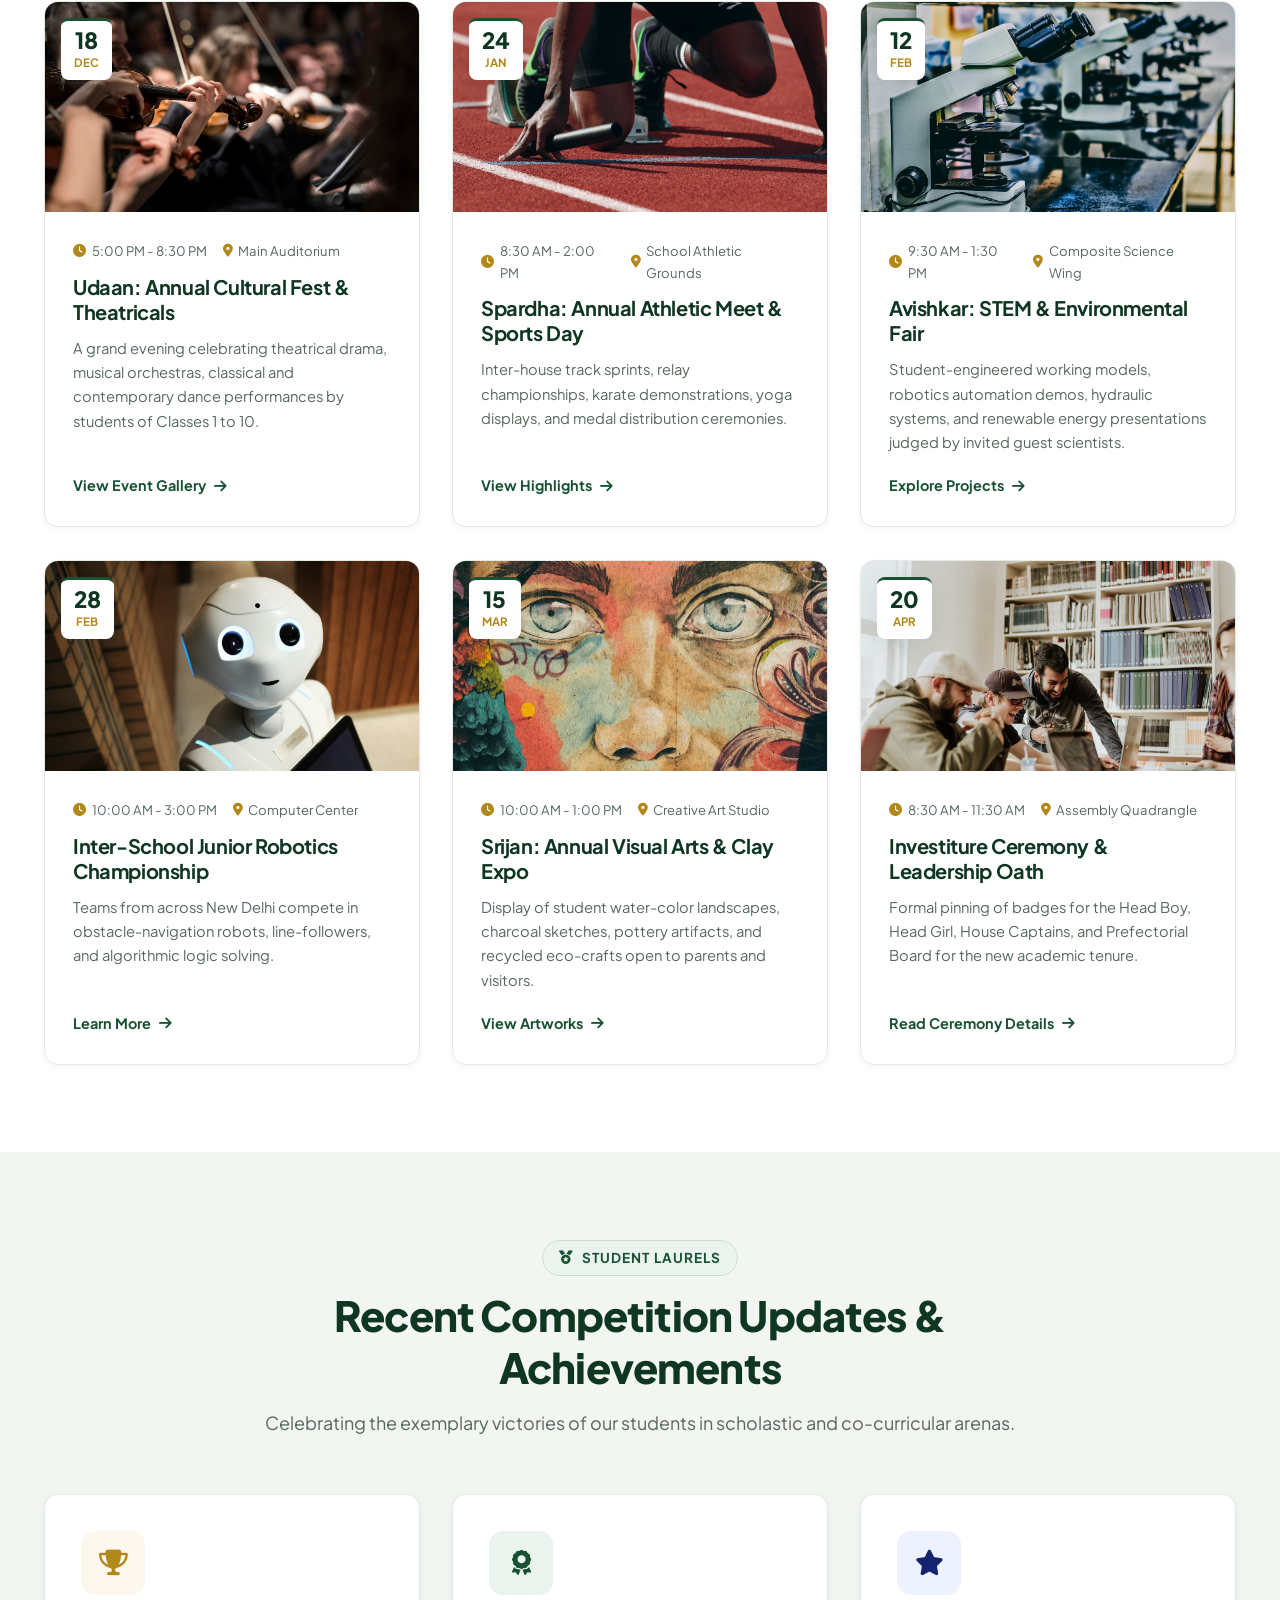
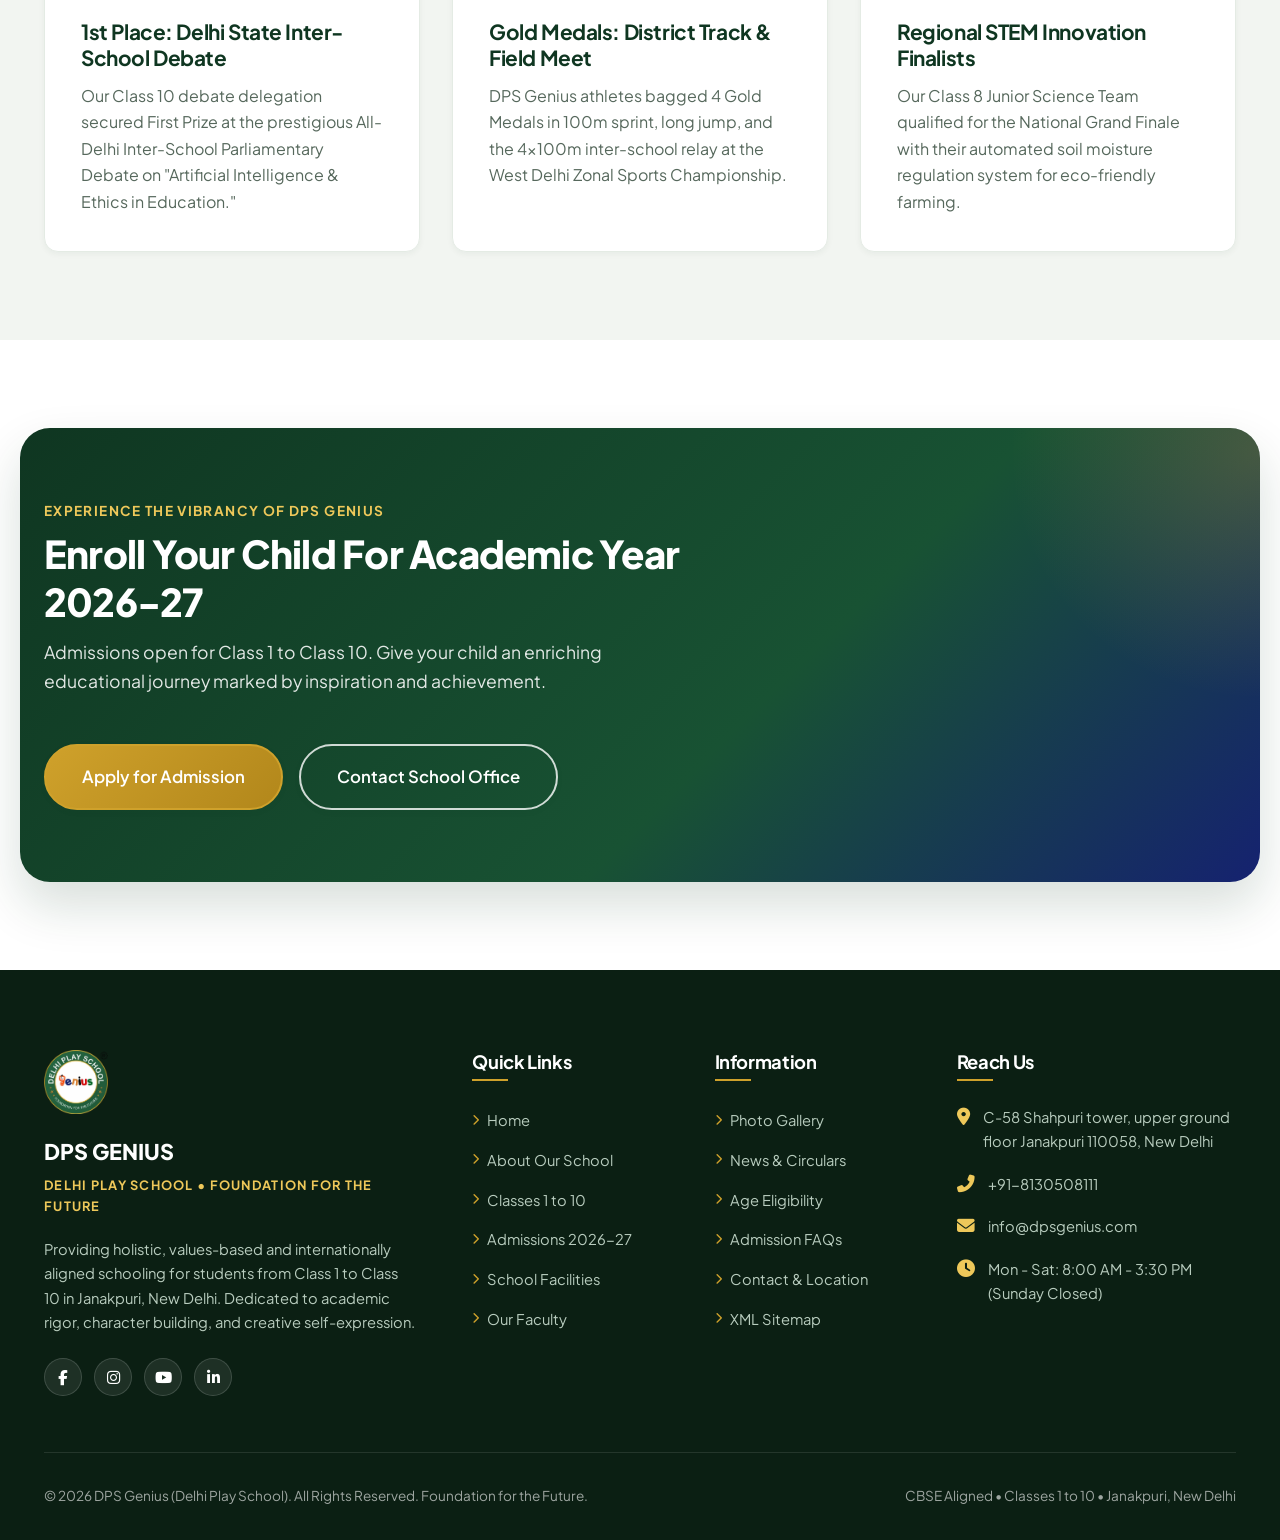
<file: events.html>
<!DOCTYPE html>
<html lang="en">
<head>
  <meta charset="UTF-8">
  <meta name="viewport" content="width=device-width, initial-scale=1.0">
  <title>News, Events & Circulars | DPS Genius Janakpuri New Delhi</title>
  <meta name="description" content="Stay updated with latest announcements, academic circulars, annual functions, sports days, competitions, and celebrations at DPS Genius Janakpuri, New Delhi.">
  <link rel="canonical" href="https://dpsgenius.com/events.html">

  <!-- Open Graph -->
  <meta property="og:type" content="website">
  <meta property="og:url" content="https://dpsgenius.com/events.html">
  <meta property="og:title" content="News & Events | DPS Genius">
  <meta property="og:description" content="Official circulars, upcoming events, academic achievements, and annual celebrations at DPS Genius.">
  <meta property="og:image" content="https://dpsgenius.com/images/events/annual-day.jpg">

  <!-- Favicon -->
  <link rel="icon" type="image/png" sizes="32x32" href="favicon.png">
  <link rel="icon" type="image/x-icon" href="favicon.ico">

  <!-- Google Fonts -->
  <link rel="preconnect" href="https://fonts.googleapis.com">
  <link rel="preconnect" href="https://fonts.gstatic.com" crossorigin>
  <link href="https://fonts.googleapis.com/css2?family=Plus+Jakarta+Sans:wght@400;500;600;700;800&family=Playfair+Display:ital,wght@0,600;0,700;1,600&display=swap" rel="stylesheet">

  <!-- Font Awesome -->
  <link rel="stylesheet" href="https://cdnjs.cloudflare.com/ajax/libs/font-awesome/6.5.1/css/all.min.css">

  <!-- Stylesheets -->
  <link rel="stylesheet" href="css/style.css?v=2.1">
  <link rel="stylesheet" href="css/animations.css">
  <link rel="stylesheet" href="css/responsive.css?v=2.1">
</head>
<body>

  <!-- Top Bar -->
  <div class="top-bar">
    <div class="container top-bar-inner">
      <div class="top-bar-left">
        <span class="top-info-item">
          <i class="fas fa-map-marker-alt"></i>
          <span>C-58 Shahpuri Tower, Janakpuri, New Delhi 110058</span>
        </span>
        <span class="top-info-item">
          <i class="fas fa-clock"></i>
          <span>Mon - Sat: 8:00 AM - 3:30 PM</span>
        </span>
      </div>
      <div class="top-bar-right">
        <span class="top-info-item">
          <i class="fas fa-phone-alt"></i>
          <a href="tel:+918130508111">+91-8130508111</a>
        </span>
        <span class="top-info-item">
          <i class="fas fa-envelope"></i>
          <a href="mailto:info@dpsgenius.com">info@dpsgenius.com</a>
        </span>
        <span class="top-badge">Admissions Open 2026-27</span>
      </div>
    </div>
  </div>

  <!-- Header -->
  <header class="site-header">
    <div class="container header-inner">
      <a href="index.html" class="brand-identity" title="DPS Genius World School Home">
        <img src="images/logo/logo-horizontal.webp" alt="DPS Genius Delhi Play School" class="brand-logo-img">
      </a>

      <nav class="nav-menu" aria-label="Main Navigation">
        <!-- Mobile Drawer Header -->
        <div class="drawer-header">
          <img src="images/logo/logo-horizontal.webp" alt="DPS Genius Logo" class="drawer-logo">
          <button class="drawer-close-btn" aria-label="Close navigation menu">
            <i class="fas fa-times"></i>
          </button>
        </div>

        <div class="nav-item">
          <a href="index.html" class="nav-link">Home</a>
        </div>
        <div class="nav-item">
          <a href="about.html" class="nav-link">About Us</a>
        </div>
        <div class="nav-item has-dropdown">
          <a href="academics.html" class="nav-link has-dropdown-toggle">
            Academics <i class="fas fa-chevron-down"></i>
          </a>
          <div class="dropdown-menu">
            <a href="academics.html#primary" class="dropdown-link"><i class="fas fa-shapes"></i> Primary Wing (Class 1-5)</a>
            <a href="academics.html#middle" class="dropdown-link"><i class="fas fa-book-reader"></i> Middle Wing (Class 6-8)</a>
            <a href="academics.html#secondary" class="dropdown-link"><i class="fas fa-graduation-cap"></i> Secondary Wing (Class 9-10)</a>
            <a href="academics.html#curriculum" class="dropdown-link"><i class="fas fa-laptop-code"></i> STEM & Curriculum</a>
          </div>
        </div>
        <div class="nav-item">
          <a href="admissions.html" class="nav-link">Admissions</a>
        </div>
        <div class="nav-item">
          <a href="facilities.html" class="nav-link">Facilities</a>
        </div>
        <div class="nav-item">
          <a href="faculty.html" class="nav-link">Our Faculty</a>
        </div>
        <div class="nav-item">
          <a href="gallery.html" class="nav-link">Gallery</a>
        </div>
        <div class="nav-item active">
          <a href="events.html" class="nav-link">News & Events</a>
        </div>
        <div class="nav-item">
          <a href="contact.html" class="nav-link">Contact</a>
        </div>
              <!-- Mobile Drawer Footer CTA & Contact -->
        <div class="drawer-footer">
          <a href="admissions.html" class="btn btn-gold btn-sm" style="width: 100%; margin-bottom: 0.85rem;">
            <i class="fas fa-file-signature"></i> Apply for Admission 2026-27
          </a>
          <a href="tel:+918130508111" class="drawer-contact-link">
            <i class="fas fa-phone-alt"></i> +91-8130508111
          </a>
          <a href="https://wa.me/918130508111" target="_blank" rel="noopener noreferrer" class="drawer-contact-link" style="color: #25d366;">
            <i class="fab fa-whatsapp"></i> WhatsApp Enquiry
          </a>
        </div>
</nav>

      <div class="header-actions">
        <a href="admissions.html#enquiry" class="btn btn-gold btn-sm">
          <i class="fas fa-edit"></i> Enquire Now
        </a>
        <button class="mobile-toggle" aria-label="Toggle navigation menu">
          <span></span>
          <span></span>
          <span></span>
        </button>
      </div>
    </div>
    <!-- Mobile Backdrop Overlay inside Header -->
    <div class="nav-backdrop" aria-hidden="true"></div>
  </header>

  <!-- Page Banner -->
  <section class="page-banner">
    <img src="images/events/annual-day.jpg" alt="DPS Genius News and Events" class="page-banner-bg">
    <div class="container page-banner-content">
      <div class="breadcrumbs">
        <a href="index.html"><i class="fas fa-home"></i> Home</a>
        <span>/</span>
        <span class="current">News & Events</span>
      </div>
      <h1 class="page-banner-title">News, Events & Announcements</h1>
      <p class="page-banner-subtitle">
        Stay abreast of campus happenings, student triumphs, upcoming celebrations, and official school circulars.
      </p>
    </div>
  </section>

  <!-- Latest Announcements & Circulars Strip -->
  <section class="section bg-subtle">
    <div class="container">
      <div class="section-header text-center reveal">
        <div class="section-tag"><i class="fas fa-bullhorn"></i> Official Notices</div>
        <h2 class="section-title">Important Circulars & Announcements</h2>
        <p class="section-subtitle">Official administrative updates for parents and students of Classes 1 to 10.</p>
      </div>

      <div class="features-grid">
        <div class="feature-card reveal stagger-1" style="border-left: 4px solid var(--primary);">
          <span style="font-size: 0.78rem; font-weight: 700; color: var(--primary); text-transform: uppercase;">Circular No: DPS/2026/04</span>
          <h3 style="margin: 0.5rem 0;">Admissions Open For Academic Session 2026-27</h3>
          <p>Online and offline registration forms for Class 1 to Class 10 are now available. Parents are advised to complete registration early due to limited cohort capacity.</p>
          <a href="admissions.html#enquiry" class="btn btn-outline btn-sm">Read & Apply <i class="fas fa-arrow-right"></i></a>
        </div>

        <div class="feature-card reveal stagger-2" style="border-left: 4px solid var(--accent-gold);">
          <span style="font-size: 0.78rem; font-weight: 700; color: var(--accent-gold-dark); text-transform: uppercase;">Circular No: DPS/2026/03</span>
          <h3 style="margin: 0.5rem 0;">National Science Olympiad (NSO) Registrations</h3>
          <p>Registrations are invited from students of Classes 3 to 10 for the upcoming National Science & Cyber Olympiads. Practice papers are being distributed by department mentors.</p>
          <a href="contact.html" class="btn btn-outline btn-sm">Contact Desk <i class="fas fa-arrow-right"></i></a>
        </div>

        <div class="feature-card reveal stagger-3" style="border-left: 4px solid var(--accent-navy);">
          <span style="font-size: 0.78rem; font-weight: 700; color: var(--accent-navy); text-transform: uppercase;">Circular No: DPS/2026/02</span>
          <h3 style="margin: 0.5rem 0;">Parent-Teacher Meeting (PTM) Schedule</h3>
          <p>The upcoming Term Progress Review and Parent-Teacher Meeting is scheduled this Saturday. Individual time slots have been communicated via SMS and school diaries.</p>
          <a href="contact.html" class="btn btn-outline btn-sm">View Schedule <i class="fas fa-arrow-right"></i></a>
        </div>
      </div>
    </div>
  </section>

  <!-- Upcoming Events Calendar -->
  <section class="section">
    <div class="container">
      <div class="section-header text-center reveal">
        <div class="section-tag gold"><i class="fas fa-calendar-check"></i> Mark Your Calendar</div>
        <h2 class="section-title">Upcoming School Events & Celebrations</h2>
        <p class="section-subtitle">Join us in celebrating scholastic endeavors, sporting vigor, and artistic brilliance.</p>
      </div>

      <div class="events-grid">
        <!-- Event 1: Annual Day -->
        <div class="event-card reveal stagger-1">
          <div class="event-thumb-wrap">
            <img src="images/events/annual-day.jpg" alt="Annual Cultural Day">
            <div class="event-date-badge">
              <span class="day">18</span>
              <span class="month">Dec</span>
            </div>
          </div>
          <div class="event-content">
            <div class="event-meta">
              <span><i class="fas fa-clock"></i> 5:00 PM - 8:30 PM</span>
              <span><i class="fas fa-map-marker-alt"></i> Main Auditorium</span>
            </div>
            <h3>Udaan: Annual Cultural Fest & Theatricals</h3>
            <p>A grand evening celebrating theatrical drama, musical orchestras, classical and contemporary dance performances by students of Classes 1 to 10.</p>
            <a href="gallery.html" class="event-link">View Event Gallery <i class="fas fa-arrow-right"></i></a>
          </div>
        </div>

        <!-- Event 2: Sports Day -->
        <div class="event-card reveal stagger-2">
          <div class="event-thumb-wrap">
            <img src="images/events/sports-day.jpg" alt="Annual Sports Meet">
            <div class="event-date-badge">
              <span class="day">24</span>
              <span class="month">Jan</span>
            </div>
          </div>
          <div class="event-content">
            <div class="event-meta">
              <span><i class="fas fa-clock"></i> 8:30 AM - 2:00 PM</span>
              <span><i class="fas fa-map-marker-alt"></i> School Athletic Grounds</span>
            </div>
            <h3>Spardha: Annual Athletic Meet & Sports Day</h3>
            <p>Inter-house track sprints, relay championships, karate demonstrations, yoga displays, and medal distribution ceremonies.</p>
            <a href="gallery.html" class="event-link">View Highlights <i class="fas fa-arrow-right"></i></a>
          </div>
        </div>

        <!-- Event 3: Science & STEM Fair -->
        <div class="event-card reveal stagger-3">
          <div class="event-thumb-wrap">
            <img src="images/events/science-exhibition.jpg" alt="Science and Innovation Expo">
            <div class="event-date-badge">
              <span class="day">12</span>
              <span class="month">Feb</span>
            </div>
          </div>
          <div class="event-content">
            <div class="event-meta">
              <span><i class="fas fa-clock"></i> 9:30 AM - 1:30 PM</span>
              <span><i class="fas fa-map-marker-alt"></i> Composite Science Wing</span>
            </div>
            <h3>Avishkar: STEM & Environmental Fair</h3>
            <p>Student-engineered working models, robotics automation demos, hydraulic systems, and renewable energy presentations judged by invited guest scientists.</p>
            <a href="gallery.html" class="event-link">Explore Projects <i class="fas fa-arrow-right"></i></a>
          </div>
        </div>

        <!-- Event 4: Robotics League -->
        <div class="event-card reveal stagger-4">
          <div class="event-thumb-wrap">
            <img src="images/events/robotics-competition.jpg" alt="Robotics League">
            <div class="event-date-badge">
              <span class="day">28</span>
              <span class="month">Feb</span>
            </div>
          </div>
          <div class="event-content">
            <div class="event-meta">
              <span><i class="fas fa-clock"></i> 10:00 AM - 3:00 PM</span>
              <span><i class="fas fa-map-marker-alt"></i> Computer Center</span>
            </div>
            <h3>Inter-School Junior Robotics Championship</h3>
            <p>Teams from across New Delhi compete in obstacle-navigation robots, line-followers, and algorithmic logic solving.</p>
            <a href="gallery.html" class="event-link">Learn More <i class="fas fa-arrow-right"></i></a>
          </div>
        </div>

        <!-- Event 5: Art Exhibition -->
        <div class="event-card reveal stagger-5">
          <div class="event-thumb-wrap">
            <img src="images/events/art-exhibition.jpg" alt="Art & Craft Exhibition">
            <div class="event-date-badge">
              <span class="day">15</span>
              <span class="month">Mar</span>
            </div>
          </div>
          <div class="event-content">
            <div class="event-meta">
              <span><i class="fas fa-clock"></i> 10:00 AM - 1:00 PM</span>
              <span><i class="fas fa-map-marker-alt"></i> Creative Art Studio</span>
            </div>
            <h3>Srijan: Annual Visual Arts & Clay Expo</h3>
            <p>Display of student water-color landscapes, charcoal sketches, pottery artifacts, and recycled eco-crafts open to parents and visitors.</p>
            <a href="gallery.html" class="event-link">View Artworks <i class="fas fa-arrow-right"></i></a>
          </div>
        </div>

        <!-- Event 6: Investiture Ceremony -->
        <div class="event-card reveal stagger-6">
          <div class="event-thumb-wrap">
            <img src="images/events/investiture.jpg" alt="Student Investiture Ceremony">
            <div class="event-date-badge">
              <span class="day">20</span>
              <span class="month">Apr</span>
            </div>
          </div>
          <div class="event-content">
            <div class="event-meta">
              <span><i class="fas fa-clock"></i> 8:30 AM - 11:30 AM</span>
              <span><i class="fas fa-map-marker-alt"></i> Assembly Quadrangle</span>
            </div>
            <h3>Investiture Ceremony & Leadership Oath</h3>
            <p>Formal pinning of badges for the Head Boy, Head Girl, House Captains, and Prefectorial Board for the new academic tenure.</p>
            <a href="gallery.html" class="event-link">Read Ceremony Details <i class="fas fa-arrow-right"></i></a>
          </div>
        </div>
      </div>
    </div>
  </section>

  <!-- Recent Student Achievements & Competition Accolades -->
  <section class="section bg-alt">
    <div class="container">
      <div class="section-header text-center reveal">
        <div class="section-tag"><i class="fas fa-medal"></i> Student Laurels</div>
        <h2 class="section-title">Recent Competition Updates & Achievements</h2>
        <p class="section-subtitle">Celebrating the exemplary victories of our students in scholastic and co-curricular arenas.</p>
      </div>

      <div class="features-grid">
        <div class="feature-card reveal stagger-1">
          <div class="feature-icon-wrapper" style="background: var(--accent-gold-subtle); color: var(--accent-gold-dark);">
            <i class="fas fa-trophy"></i>
          </div>
          <h3>1st Place: Delhi State Inter-School Debate</h3>
          <p>Our Class 10 debate delegation secured First Prize at the prestigious All-Delhi Inter-School Parliamentary Debate on "Artificial Intelligence & Ethics in Education."</p>
        </div>

        <div class="feature-card reveal stagger-2">
          <div class="feature-icon-wrapper" style="background: var(--primary-subtle); color: var(--primary);">
            <i class="fas fa-award"></i>
          </div>
          <h3>Gold Medals: District Track & Field Meet</h3>
          <p>DPS Genius athletes bagged 4 Gold Medals in 100m sprint, long jump, and the 4x100m inter-school relay at the West Delhi Zonal Sports Championship.</p>
        </div>

        <div class="feature-card reveal stagger-3">
          <div class="feature-icon-wrapper" style="background: #eef2ff; color: var(--accent-navy);">
            <i class="fas fa-star"></i>
          </div>
          <h3>Regional STEM Innovation Finalists</h3>
          <p>Our Class 8 Junior Science Team qualified for the National Grand Finale with their automated soil moisture regulation system for eco-friendly farming.</p>
        </div>
      </div>
    </div>
  </section>

  <!-- CTA Banner -->
  <section class="container section">
    <div class="cta-banner reveal">
      <div class="container cta-inner">
        <div class="cta-text">
          <span style="color: var(--accent-gold-light); font-weight: 700; text-transform: uppercase; font-size: 0.85rem; letter-spacing: 0.1em; display: block; margin-bottom: 0.5rem;">
            Experience The Vibrancy Of DPS Genius
          </span>
          <h2 class="cta-title">Enroll Your Child For Academic Year 2026-27</h2>
          <p class="cta-description">
            Admissions open for Class 1 to Class 10. Give your child an enriching educational journey marked by inspiration and achievement.
          </p>
        </div>
        <div class="cta-actions">
          <a href="admissions.html" class="btn btn-gold btn-lg">Apply for Admission</a>
          <a href="contact.html" class="btn btn-outline-white btn-lg">Contact School Office</a>
        </div>
      </div>
    </div>
  </section>

  <!-- Footer -->
  <footer class="site-footer">
    <div class="container">
      <div class="footer-top">
        <div class="footer-grid">
          <div class="footer-col-brand">
            <img src="images/logo/logo-crest.webp" alt="DPS Genius Delhi Play School Crest" class="brand-logo-img">
            <div class="footer-brand-title">DPS GENIUS</div>
            <div class="footer-brand-tagline">Delhi Play School &bull; Foundation For The Future</div>
            <p class="footer-desc">
              Providing holistic, values-based and internationally aligned schooling for students from Class 1 to Class 10 in Janakpuri, New Delhi. Dedicated to academic rigor, character building, and creative self-expression.
            </p>
            <div class="footer-socials">
              <a href="#" class="social-link" aria-label="Facebook"><i class="fab fa-facebook-f"></i></a>
              <a href="#" class="social-link" aria-label="Instagram"><i class="fab fa-instagram"></i></a>
              <a href="#" class="social-link" aria-label="YouTube"><i class="fab fa-youtube"></i></a>
              <a href="#" class="social-link" aria-label="LinkedIn"><i class="fab fa-linkedin-in"></i></a>
            </div>
          </div>

          <div>
            <h4 class="footer-heading">Quick Links</h4>
            <ul class="footer-links">
              <li><a href="index.html"><i class="fas fa-chevron-right"></i> Home</a></li>
              <li><a href="about.html"><i class="fas fa-chevron-right"></i> About Our School</a></li>
              <li><a href="academics.html"><i class="fas fa-chevron-right"></i> Classes 1 to 10</a></li>
              <li><a href="admissions.html"><i class="fas fa-chevron-right"></i> Admissions 2026-27</a></li>
              <li><a href="facilities.html"><i class="fas fa-chevron-right"></i> School Facilities</a></li>
              <li><a href="faculty.html"><i class="fas fa-chevron-right"></i> Our Faculty</a></li>
            </ul>
          </div>

          <div>
            <h4 class="footer-heading">Information</h4>
            <ul class="footer-links">
              <li><a href="gallery.html"><i class="fas fa-chevron-right"></i> Photo Gallery</a></li>
              <li><a href="events.html"><i class="fas fa-chevron-right"></i> News & Circulars</a></li>
              <li><a href="admissions.html#eligibility"><i class="fas fa-chevron-right"></i> Age Eligibility</a></li>
              <li><a href="admissions.html#faq"><i class="fas fa-chevron-right"></i> Admission FAQs</a></li>
              <li><a href="contact.html"><i class="fas fa-chevron-right"></i> Contact & Location</a></li>
              <li><a href="sitemap.xml"><i class="fas fa-chevron-right"></i> XML Sitemap</a></li>
            </ul>
          </div>

          <div>
            <h4 class="footer-heading">Reach Us</h4>
            <ul class="footer-contact-list">
              <li>
                <i class="fas fa-map-marker-alt"></i>
                <span>C-58 Shahpuri tower, upper ground floor Janakpuri 110058, New Delhi</span>
              </li>
              <li>
                <i class="fas fa-phone-alt"></i>
                <a href="tel:+918130508111">+91-8130508111</a>
              </li>
              <li>
                <i class="fas fa-envelope"></i>
                <a href="mailto:info@dpsgenius.com">info@dpsgenius.com</a>
              </li>
              <li>
                <i class="fas fa-clock"></i>
                <span>Mon - Sat: 8:00 AM - 3:30 PM (Sunday Closed)</span>
              </li>
            </ul>
          </div>
        </div>
      </div>

      <div class="footer-bottom">
        <div>
          &copy; 2026 DPS Genius (Delhi Play School). All Rights Reserved. Foundation for the Future.
        </div>
        <div>
          <span>CBSE Aligned &bull; Classes 1 to 10 &bull; Janakpuri, New Delhi</span>
        </div>
      </div>
    </div>
  </footer>

  <div class="floating-actions">
    <a href="https://wa.me/918130508111?text=Hello%20DPS%20Genius,%20I%20would%20like%20to%20enquire%20about%20upcoming%20school%20events." target="_blank" rel="noopener noreferrer" class="whatsapp-float" aria-label="Chat on WhatsApp">
      <i class="fab fa-whatsapp"></i>
      <span class="whatsapp-tooltip">Chat with Admissions</span>
    </a>
    <button class="back-to-top" aria-label="Back to Top">
      <i class="fas fa-arrow-up"></i>
    </button>
  </div>

  <script src="js/main.js?v=2.1"></script>
</body>
</html>
</file>
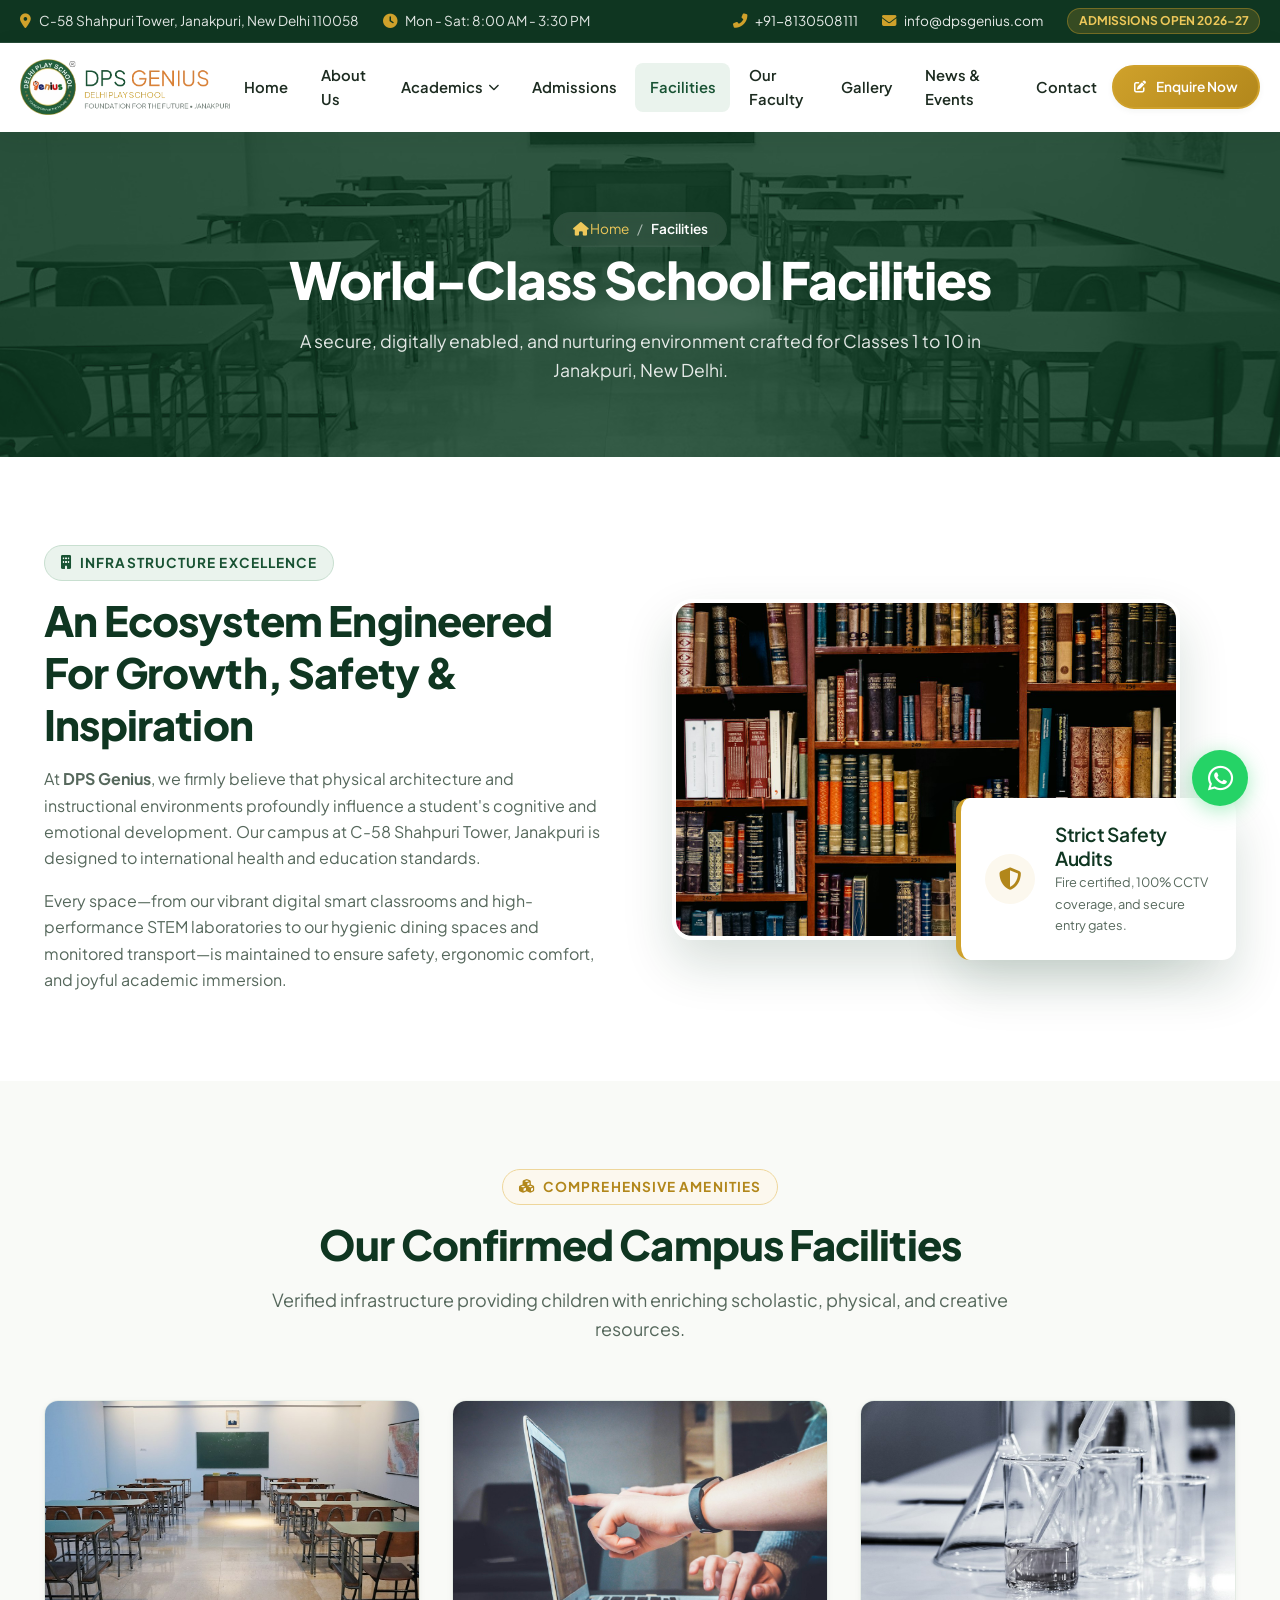
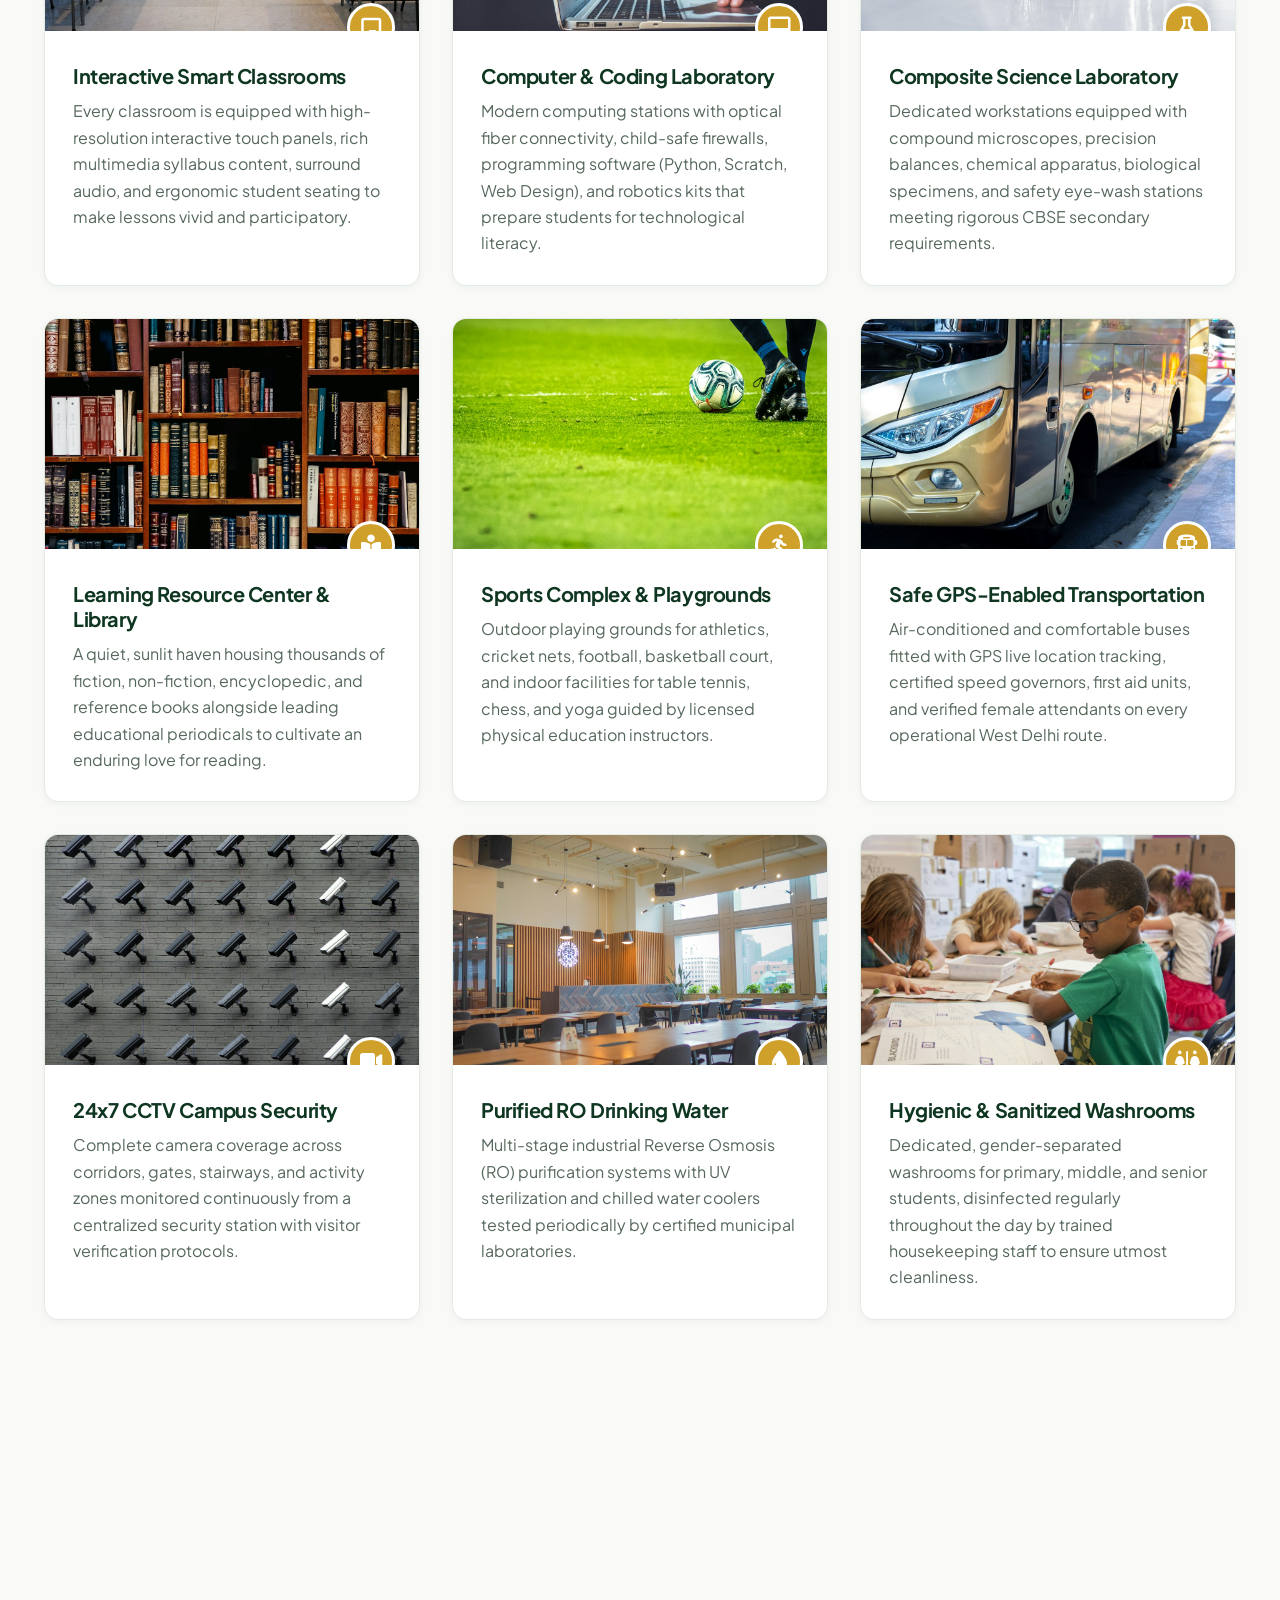
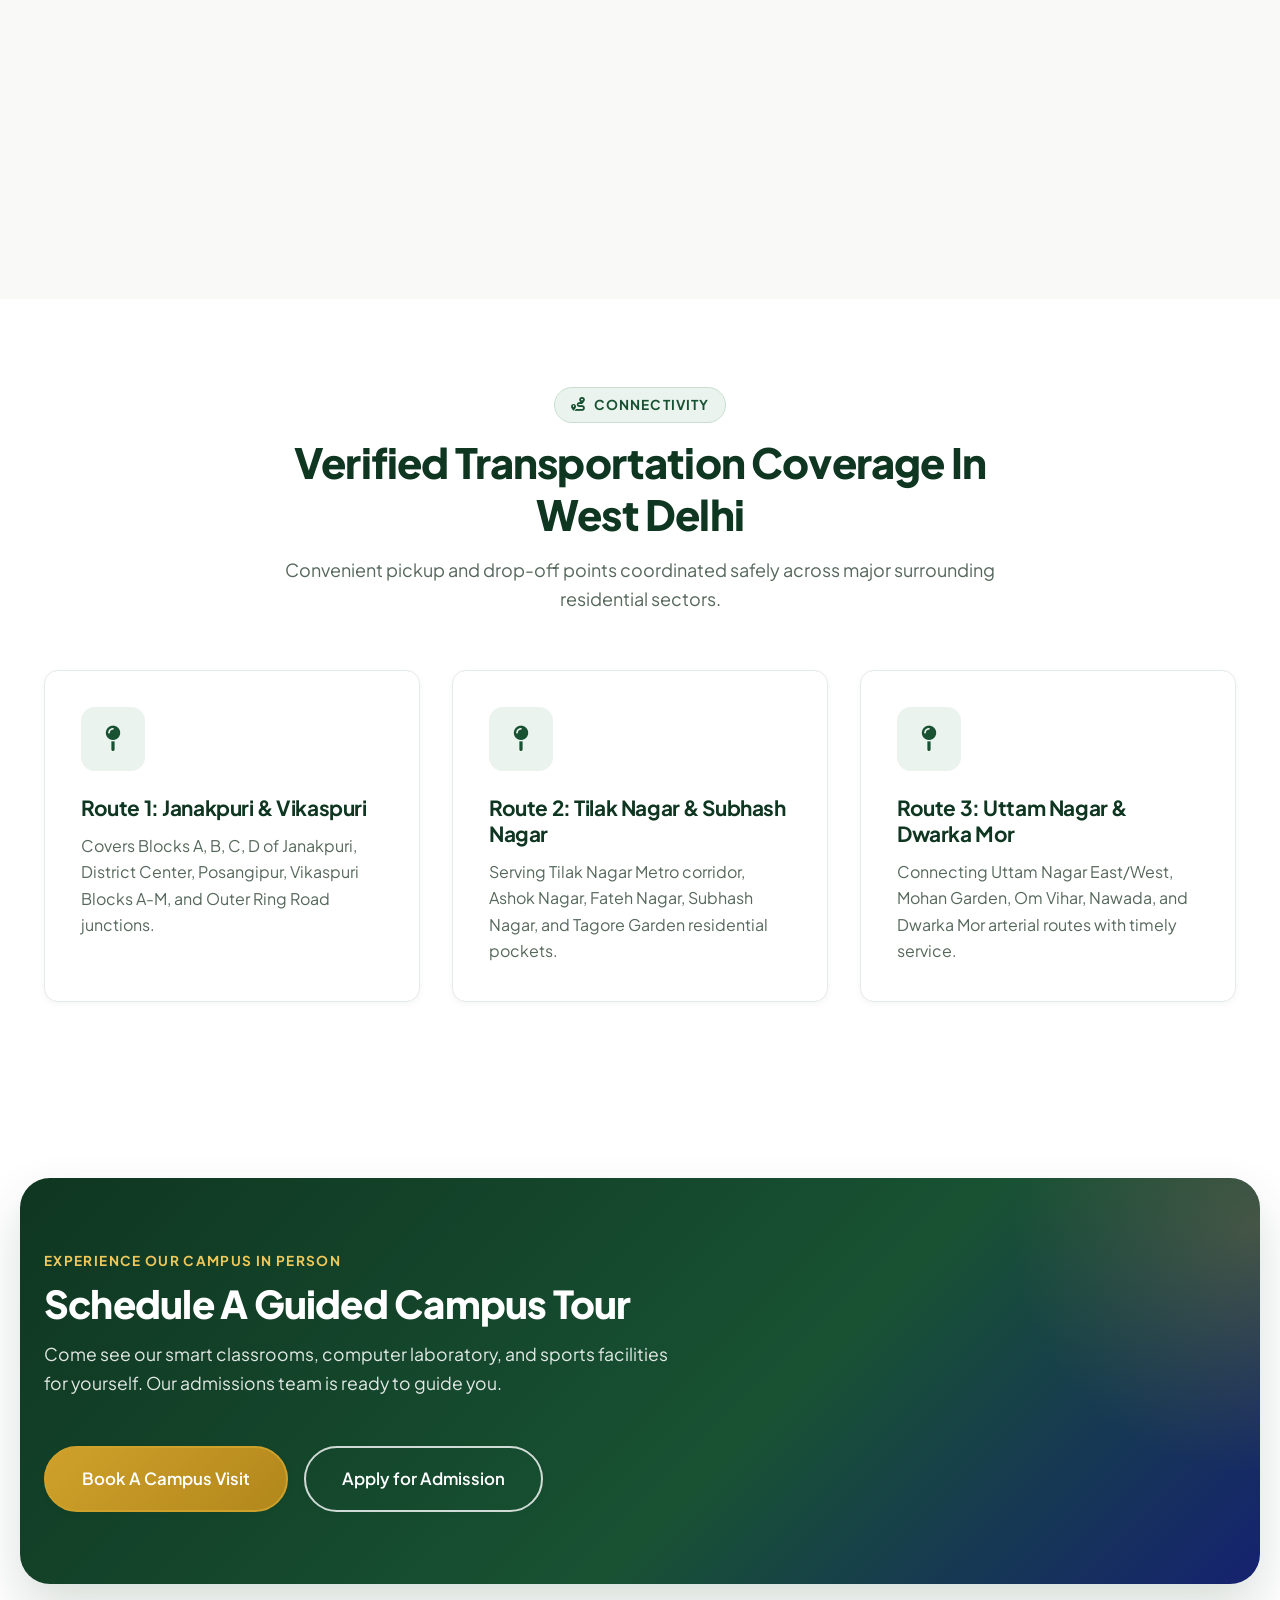
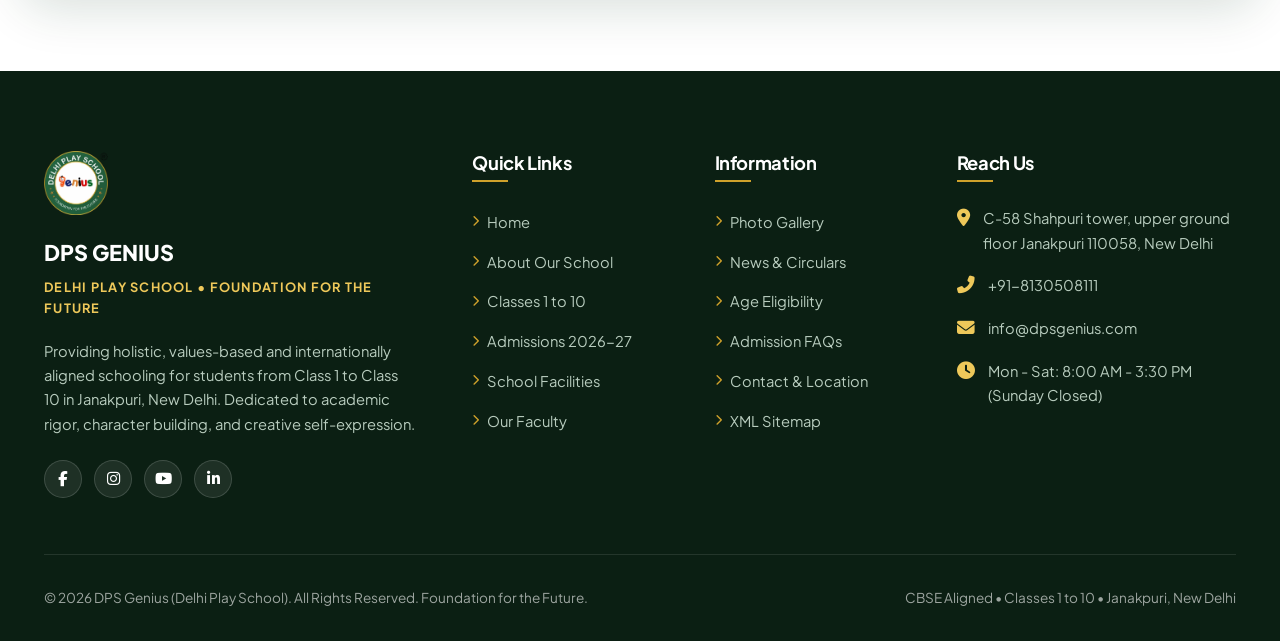
<file: facilities.html>
<!DOCTYPE html>
<html lang="en">
<head>
  <meta charset="UTF-8">
  <meta name="viewport" content="width=device-width, initial-scale=1.0">
  <title>School Facilities & Infrastructure | DPS Genius Janakpuri New Delhi</title>
  <meta name="description" content="Explore modern school facilities at DPS Genius Janakpuri: smart classrooms, science labs, computer center, library, safe GPS transport, CCTV security, and clean RO drinking water.">
  <link rel="canonical" href="https://dpsgenius.com/facilities.html">

  <!-- Open Graph -->
  <meta property="og:type" content="website">
  <meta property="og:url" content="https://dpsgenius.com/facilities.html">
  <meta property="og:title" content="School Facilities & Infrastructure | DPS Genius">
  <meta property="og:description" content="Modern smart classrooms, robotics and science laboratories, sports courts, secure transport, and medical assistance in Janakpuri, New Delhi.">
  <meta property="og:image" content="https://dpsgenius.com/images/facilities/smart-class.jpg">

  <!-- Favicon -->
  <link rel="icon" type="image/png" sizes="32x32" href="favicon.png">
  <link rel="icon" type="image/x-icon" href="favicon.ico">

  <!-- Google Fonts -->
  <link rel="preconnect" href="https://fonts.googleapis.com">
  <link rel="preconnect" href="https://fonts.gstatic.com" crossorigin>
  <link href="https://fonts.googleapis.com/css2?family=Plus+Jakarta+Sans:wght@400;500;600;700;800&family=Playfair+Display:ital,wght@0,600;0,700;1,600&display=swap" rel="stylesheet">

  <!-- Font Awesome -->
  <link rel="stylesheet" href="https://cdnjs.cloudflare.com/ajax/libs/font-awesome/6.5.1/css/all.min.css">

  <!-- Stylesheets -->
  <link rel="stylesheet" href="css/style.css?v=2.1">
  <link rel="stylesheet" href="css/animations.css">
  <link rel="stylesheet" href="css/responsive.css?v=2.1">
</head>
<body>

  <!-- Top Bar -->
  <div class="top-bar">
    <div class="container top-bar-inner">
      <div class="top-bar-left">
        <span class="top-info-item">
          <i class="fas fa-map-marker-alt"></i>
          <span>C-58 Shahpuri Tower, Janakpuri, New Delhi 110058</span>
        </span>
        <span class="top-info-item">
          <i class="fas fa-clock"></i>
          <span>Mon - Sat: 8:00 AM - 3:30 PM</span>
        </span>
      </div>
      <div class="top-bar-right">
        <span class="top-info-item">
          <i class="fas fa-phone-alt"></i>
          <a href="tel:+918130508111">+91-8130508111</a>
        </span>
        <span class="top-info-item">
          <i class="fas fa-envelope"></i>
          <a href="mailto:info@dpsgenius.com">info@dpsgenius.com</a>
        </span>
        <span class="top-badge">Admissions Open 2026-27</span>
      </div>
    </div>
  </div>

  <!-- Header -->
  <header class="site-header">
    <div class="container header-inner">
      <a href="index.html" class="brand-identity" title="DPS Genius World School Home">
        <img src="images/logo/logo-horizontal.webp" alt="DPS Genius Delhi Play School" class="brand-logo-img">
      </a>

      <nav class="nav-menu" aria-label="Main Navigation">
        <!-- Mobile Drawer Header -->
        <div class="drawer-header">
          <img src="images/logo/logo-horizontal.webp" alt="DPS Genius Logo" class="drawer-logo">
          <button class="drawer-close-btn" aria-label="Close navigation menu">
            <i class="fas fa-times"></i>
          </button>
        </div>

        <div class="nav-item">
          <a href="index.html" class="nav-link">Home</a>
        </div>
        <div class="nav-item">
          <a href="about.html" class="nav-link">About Us</a>
        </div>
        <div class="nav-item has-dropdown">
          <a href="academics.html" class="nav-link has-dropdown-toggle">
            Academics <i class="fas fa-chevron-down"></i>
          </a>
          <div class="dropdown-menu">
            <a href="academics.html#primary" class="dropdown-link"><i class="fas fa-shapes"></i> Primary Wing (Class 1-5)</a>
            <a href="academics.html#middle" class="dropdown-link"><i class="fas fa-book-reader"></i> Middle Wing (Class 6-8)</a>
            <a href="academics.html#secondary" class="dropdown-link"><i class="fas fa-graduation-cap"></i> Secondary Wing (Class 9-10)</a>
            <a href="academics.html#curriculum" class="dropdown-link"><i class="fas fa-laptop-code"></i> STEM & Curriculum</a>
          </div>
        </div>
        <div class="nav-item">
          <a href="admissions.html" class="nav-link">Admissions</a>
        </div>
        <div class="nav-item active">
          <a href="facilities.html" class="nav-link">Facilities</a>
        </div>
        <div class="nav-item">
          <a href="faculty.html" class="nav-link">Our Faculty</a>
        </div>
        <div class="nav-item">
          <a href="gallery.html" class="nav-link">Gallery</a>
        </div>
        <div class="nav-item">
          <a href="events.html" class="nav-link">News & Events</a>
        </div>
        <div class="nav-item">
          <a href="contact.html" class="nav-link">Contact</a>
        </div>
              <!-- Mobile Drawer Footer CTA & Contact -->
        <div class="drawer-footer">
          <a href="admissions.html" class="btn btn-gold btn-sm" style="width: 100%; margin-bottom: 0.85rem;">
            <i class="fas fa-file-signature"></i> Apply for Admission 2026-27
          </a>
          <a href="tel:+918130508111" class="drawer-contact-link">
            <i class="fas fa-phone-alt"></i> +91-8130508111
          </a>
          <a href="https://wa.me/918130508111" target="_blank" rel="noopener noreferrer" class="drawer-contact-link" style="color: #25d366;">
            <i class="fab fa-whatsapp"></i> WhatsApp Enquiry
          </a>
        </div>
</nav>

      <div class="header-actions">
        <a href="admissions.html#enquiry" class="btn btn-gold btn-sm">
          <i class="fas fa-edit"></i> Enquire Now
        </a>
        <button class="mobile-toggle" aria-label="Toggle navigation menu">
          <span></span>
          <span></span>
          <span></span>
        </button>
      </div>
    </div>
    <!-- Mobile Backdrop Overlay inside Header -->
    <div class="nav-backdrop" aria-hidden="true"></div>
  </header>

  <!-- Page Banner -->
  <section class="page-banner">
    <img src="images/facilities/smart-class.jpg" alt="DPS Genius Facilities" class="page-banner-bg">
    <div class="container page-banner-content">
      <div class="breadcrumbs">
        <a href="index.html"><i class="fas fa-home"></i> Home</a>
        <span>/</span>
        <span class="current">Facilities</span>
      </div>
      <h1 class="page-banner-title">World-Class School Facilities</h1>
      <p class="page-banner-subtitle">
        A secure, digitally enabled, and nurturing environment crafted for Classes 1 to 10 in Janakpuri, New Delhi.
      </p>
    </div>
  </section>

  <!-- Facilities Introduction -->
  <section class="section">
    <div class="container">
      <div class="about-grid">
        <div class="about-content reveal-left">
          <div class="section-tag"><i class="fas fa-building"></i> Infrastructure Excellence</div>
          <h2 class="section-title">An Ecosystem Engineered For Growth, Safety & Inspiration</h2>
          <p>
            At <strong>DPS Genius</strong>, we firmly believe that physical architecture and instructional environments profoundly influence a student's cognitive and emotional development. Our campus at C-58 Shahpuri Tower, Janakpuri is designed to international health and education standards.
          </p>
          <p>
            Every space—from our vibrant digital smart classrooms and high-performance STEM laboratories to our hygienic dining spaces and monitored transport—is maintained to ensure safety, ergonomic comfort, and joyful academic immersion.
          </p>
        </div>
        <div class="about-images-wrapper reveal-right">
          <img src="images/facilities/library.jpg" alt="Library at DPS Genius" class="about-img-main">
          <div class="about-img-badge float-element">
            <div class="badge-icon"><i class="fas fa-shield-alt"></i></div>
            <div class="badge-content">
              <h4>Strict Safety Audits</h4>
              <p>Fire certified, 100% CCTV coverage, and secure entry gates.</p>
            </div>
          </div>
        </div>
      </div>
    </div>
  </section>

  <!-- Detailed Facilities Grid -->
  <section class="section bg-subtle">
    <div class="container">
      <div class="section-header text-center reveal">
        <div class="section-tag gold"><i class="fas fa-cubes"></i> Comprehensive Amenities</div>
        <h2 class="section-title">Our Confirmed Campus Facilities</h2>
        <p class="section-subtitle">Verified infrastructure providing children with enriching scholastic, physical, and creative resources.</p>
      </div>

      <div class="facilities-grid">
        <!-- 1. Smart Classrooms -->
        <div class="facility-card reveal stagger-1">
          <div class="facility-thumb">
            <img src="images/facilities/smart-class.jpg" alt="Smart Classrooms at DPS Genius">
            <div class="facility-icon-pill"><i class="fas fa-chalkboard"></i></div>
          </div>
          <div class="facility-content">
            <h3>Interactive Smart Classrooms</h3>
            <p>Every classroom is equipped with high-resolution interactive touch panels, rich multimedia syllabus content, surround audio, and ergonomic student seating to make lessons vivid and participatory.</p>
          </div>
        </div>

        <!-- 2. Computer Laboratory -->
        <div class="facility-card reveal stagger-2">
          <div class="facility-thumb">
            <img src="images/facilities/computer-lab.jpg" alt="Modern Computer Laboratory">
            <div class="facility-icon-pill"><i class="fas fa-desktop"></i></div>
          </div>
          <div class="facility-content">
            <h3>Computer & Coding Laboratory</h3>
            <p>Modern computing stations with optical fiber connectivity, child-safe firewalls, programming software (Python, Scratch, Web Design), and robotics kits that prepare students for technological literacy.</p>
          </div>
        </div>

        <!-- 3. Science Laboratory -->
        <div class="facility-card reveal stagger-3">
          <div class="facility-thumb">
            <img src="images/facilities/science-lab.jpg" alt="Well-Equipped Science Laboratories">
            <div class="facility-icon-pill"><i class="fas fa-flask"></i></div>
          </div>
          <div class="facility-content">
            <h3>Composite Science Laboratory</h3>
            <p>Dedicated workstations equipped with compound microscopes, precision balances, chemical apparatus, biological specimens, and safety eye-wash stations meeting rigorous CBSE secondary requirements.</p>
          </div>
        </div>

        <!-- 4. Library & Reading Room -->
        <div class="facility-card reveal stagger-4">
          <div class="facility-thumb">
            <img src="images/facilities/library.jpg" alt="School Library & Resource Center">
            <div class="facility-icon-pill"><i class="fas fa-book-reader"></i></div>
          </div>
          <div class="facility-content">
            <h3>Learning Resource Center & Library</h3>
            <p>A quiet, sunlit haven housing thousands of fiction, non-fiction, encyclopedic, and reference books alongside leading educational periodicals to cultivate an enduring love for reading.</p>
          </div>
        </div>

        <!-- 5. Sports Facilities & Playground -->
        <div class="facility-card reveal stagger-5">
          <div class="facility-thumb">
            <img src="images/facilities/sports-ground.jpg" alt="Sports Grounds and Play Area">
            <div class="facility-icon-pill"><i class="fas fa-running"></i></div>
          </div>
          <div class="facility-content">
            <h3>Sports Complex & Playgrounds</h3>
            <p>Outdoor playing grounds for athletics, cricket nets, football, basketball court, and indoor facilities for table tennis, chess, and yoga guided by licensed physical education instructors.</p>
          </div>
        </div>

        <!-- 6. GPS Transportation -->
        <div class="facility-card reveal stagger-6">
          <div class="facility-thumb">
            <img src="images/facilities/transport.jpg" alt="Safe School Buses with GPS">
            <div class="facility-icon-pill"><i class="fas fa-bus"></i></div>
          </div>
          <div class="facility-content">
            <h3>Safe GPS-Enabled Transportation</h3>
            <p>Air-conditioned and comfortable buses fitted with GPS live location tracking, certified speed governors, first aid units, and verified female attendants on every operational West Delhi route.</p>
          </div>
        </div>

        <!-- 7. 24x7 CCTV Security -->
        <div class="facility-card reveal stagger-1">
          <div class="facility-thumb">
            <img src="images/facilities/security.jpg" alt="24x7 CCTV Security Monitoring">
            <div class="facility-icon-pill"><i class="fas fa-video"></i></div>
          </div>
          <div class="facility-content">
            <h3>24x7 CCTV Campus Security</h3>
            <p>Complete camera coverage across corridors, gates, stairways, and activity zones monitored continuously from a centralized security station with visitor verification protocols.</p>
          </div>
        </div>

        <!-- 8. Clean Drinking Water (RO) -->
        <div class="facility-card reveal stagger-2">
          <div class="facility-thumb">
            <img src="images/facilities/cafeteria.jpg" alt="Clean RO Drinking Water Station">
            <div class="facility-icon-pill"><i class="fas fa-tint"></i></div>
          </div>
          <div class="facility-content">
            <h3>Purified RO Drinking Water</h3>
            <p>Multi-stage industrial Reverse Osmosis (RO) purification systems with UV sterilization and chilled water coolers tested periodically by certified municipal laboratories.</p>
          </div>
        </div>

        <!-- 9. Hygienic Washrooms -->
        <div class="facility-card reveal stagger-3">
          <div class="facility-thumb">
            <img src="images/campus/campus-corridor.jpg" alt="Sanitized and Modern Washrooms">
            <div class="facility-icon-pill"><i class="fas fa-restroom"></i></div>
          </div>
          <div class="facility-content">
            <h3>Hygienic & Sanitized Washrooms</h3>
            <p>Dedicated, gender-separated washrooms for primary, middle, and senior students, disinfected regularly throughout the day by trained housekeeping staff to ensure utmost cleanliness.</p>
          </div>
        </div>

        <!-- 10. Medical Assistance & Infirmary -->
        <div class="facility-card reveal stagger-4">
          <div class="facility-thumb">
            <img src="images/facilities/medical.jpg" alt="School Medical Room and Infirmary">
            <div class="facility-icon-pill"><i class="fas fa-heartbeat"></i></div>
          </div>
          <div class="facility-content">
            <h3>Medical Room & First Aid</h3>
            <p>A well-equipped infirmary supervised by a registered healthcare professional to provide immediate medical attention, basic emergency treatment, and routine health screenings.</p>
          </div>
        </div>
      </div>
    </div>
  </section>

  <!-- Transport Routes Overview -->
  <section class="section">
    <div class="container">
      <div class="section-header text-center reveal">
        <div class="section-tag"><i class="fas fa-route"></i> Connectivity</div>
        <h2 class="section-title">Verified Transportation Coverage In West Delhi</h2>
        <p class="section-subtitle">Convenient pickup and drop-off points coordinated safely across major surrounding residential sectors.</p>
      </div>

      <div class="features-grid">
        <div class="feature-card reveal stagger-1">
          <div class="feature-icon-wrapper"><i class="fas fa-map-pin"></i></div>
          <h3>Route 1: Janakpuri & Vikaspuri</h3>
          <p>Covers Blocks A, B, C, D of Janakpuri, District Center, Posangipur, Vikaspuri Blocks A-M, and Outer Ring Road junctions.</p>
        </div>

        <div class="feature-card reveal stagger-2">
          <div class="feature-icon-wrapper"><i class="fas fa-map-pin"></i></div>
          <h3>Route 2: Tilak Nagar & Subhash Nagar</h3>
          <p>Serving Tilak Nagar Metro corridor, Ashok Nagar, Fateh Nagar, Subhash Nagar, and Tagore Garden residential pockets.</p>
        </div>

        <div class="feature-card reveal stagger-3">
          <div class="feature-icon-wrapper"><i class="fas fa-map-pin"></i></div>
          <h3>Route 3: Uttam Nagar & Dwarka Mor</h3>
          <p>Connecting Uttam Nagar East/West, Mohan Garden, Om Vihar, Nawada, and Dwarka Mor arterial routes with timely service.</p>
        </div>
      </div>
    </div>
  </section>

  <!-- CTA Banner -->
  <section class="container section">
    <div class="cta-banner reveal">
      <div class="container cta-inner">
        <div class="cta-text">
          <span style="color: var(--accent-gold-light); font-weight: 700; text-transform: uppercase; font-size: 0.85rem; letter-spacing: 0.1em; display: block; margin-bottom: 0.5rem;">
            Experience Our Campus In Person
          </span>
          <h2 class="cta-title">Schedule A Guided Campus Tour</h2>
          <p class="cta-description">
            Come see our smart classrooms, computer laboratory, and sports facilities for yourself. Our admissions team is ready to guide you.
          </p>
        </div>
        <div class="cta-actions">
          <a href="contact.html" class="btn btn-gold btn-lg">Book A Campus Visit</a>
          <a href="admissions.html" class="btn btn-outline-white btn-lg">Apply for Admission</a>
        </div>
      </div>
    </div>
  </section>

  <!-- Footer -->
  <footer class="site-footer">
    <div class="container">
      <div class="footer-top">
        <div class="footer-grid">
          <div class="footer-col-brand">
            <img src="images/logo/logo-crest.webp" alt="DPS Genius Delhi Play School Crest" class="brand-logo-img">
            <div class="footer-brand-title">DPS GENIUS</div>
            <div class="footer-brand-tagline">Delhi Play School &bull; Foundation For The Future</div>
            <p class="footer-desc">
              Providing holistic, values-based and internationally aligned schooling for students from Class 1 to Class 10 in Janakpuri, New Delhi. Dedicated to academic rigor, character building, and creative self-expression.
            </p>
            <div class="footer-socials">
              <a href="#" class="social-link" aria-label="Facebook"><i class="fab fa-facebook-f"></i></a>
              <a href="#" class="social-link" aria-label="Instagram"><i class="fab fa-instagram"></i></a>
              <a href="#" class="social-link" aria-label="YouTube"><i class="fab fa-youtube"></i></a>
              <a href="#" class="social-link" aria-label="LinkedIn"><i class="fab fa-linkedin-in"></i></a>
            </div>
          </div>

          <div>
            <h4 class="footer-heading">Quick Links</h4>
            <ul class="footer-links">
              <li><a href="index.html"><i class="fas fa-chevron-right"></i> Home</a></li>
              <li><a href="about.html"><i class="fas fa-chevron-right"></i> About Our School</a></li>
              <li><a href="academics.html"><i class="fas fa-chevron-right"></i> Classes 1 to 10</a></li>
              <li><a href="admissions.html"><i class="fas fa-chevron-right"></i> Admissions 2026-27</a></li>
              <li><a href="facilities.html"><i class="fas fa-chevron-right"></i> School Facilities</a></li>
              <li><a href="faculty.html"><i class="fas fa-chevron-right"></i> Our Faculty</a></li>
            </ul>
          </div>

          <div>
            <h4 class="footer-heading">Information</h4>
            <ul class="footer-links">
              <li><a href="gallery.html"><i class="fas fa-chevron-right"></i> Photo Gallery</a></li>
              <li><a href="events.html"><i class="fas fa-chevron-right"></i> News & Circulars</a></li>
              <li><a href="admissions.html#eligibility"><i class="fas fa-chevron-right"></i> Age Eligibility</a></li>
              <li><a href="admissions.html#faq"><i class="fas fa-chevron-right"></i> Admission FAQs</a></li>
              <li><a href="contact.html"><i class="fas fa-chevron-right"></i> Contact & Location</a></li>
              <li><a href="sitemap.xml"><i class="fas fa-chevron-right"></i> XML Sitemap</a></li>
            </ul>
          </div>

          <div>
            <h4 class="footer-heading">Reach Us</h4>
            <ul class="footer-contact-list">
              <li>
                <i class="fas fa-map-marker-alt"></i>
                <span>C-58 Shahpuri tower, upper ground floor Janakpuri 110058, New Delhi</span>
              </li>
              <li>
                <i class="fas fa-phone-alt"></i>
                <a href="tel:+918130508111">+91-8130508111</a>
              </li>
              <li>
                <i class="fas fa-envelope"></i>
                <a href="mailto:info@dpsgenius.com">info@dpsgenius.com</a>
              </li>
              <li>
                <i class="fas fa-clock"></i>
                <span>Mon - Sat: 8:00 AM - 3:30 PM (Sunday Closed)</span>
              </li>
            </ul>
          </div>
        </div>
      </div>

      <div class="footer-bottom">
        <div>
          &copy; 2026 DPS Genius (Delhi Play School). All Rights Reserved. Foundation for the Future.
        </div>
        <div>
          <span>CBSE Aligned &bull; Classes 1 to 10 &bull; Janakpuri, New Delhi</span>
        </div>
      </div>
    </div>
  </footer>

  <div class="floating-actions">
    <a href="https://wa.me/918130508111?text=Hello%20DPS%20Genius,%20I%20would%20like%20to%20learn%20more%20about%20your%20campus%20facilities." target="_blank" rel="noopener noreferrer" class="whatsapp-float" aria-label="Chat on WhatsApp">
      <i class="fab fa-whatsapp"></i>
      <span class="whatsapp-tooltip">Chat with Admissions</span>
    </a>
    <button class="back-to-top" aria-label="Back to Top">
      <i class="fas fa-arrow-up"></i>
    </button>
  </div>

  <script src="js/main.js?v=2.1"></script>
</body>
</html>
</file>
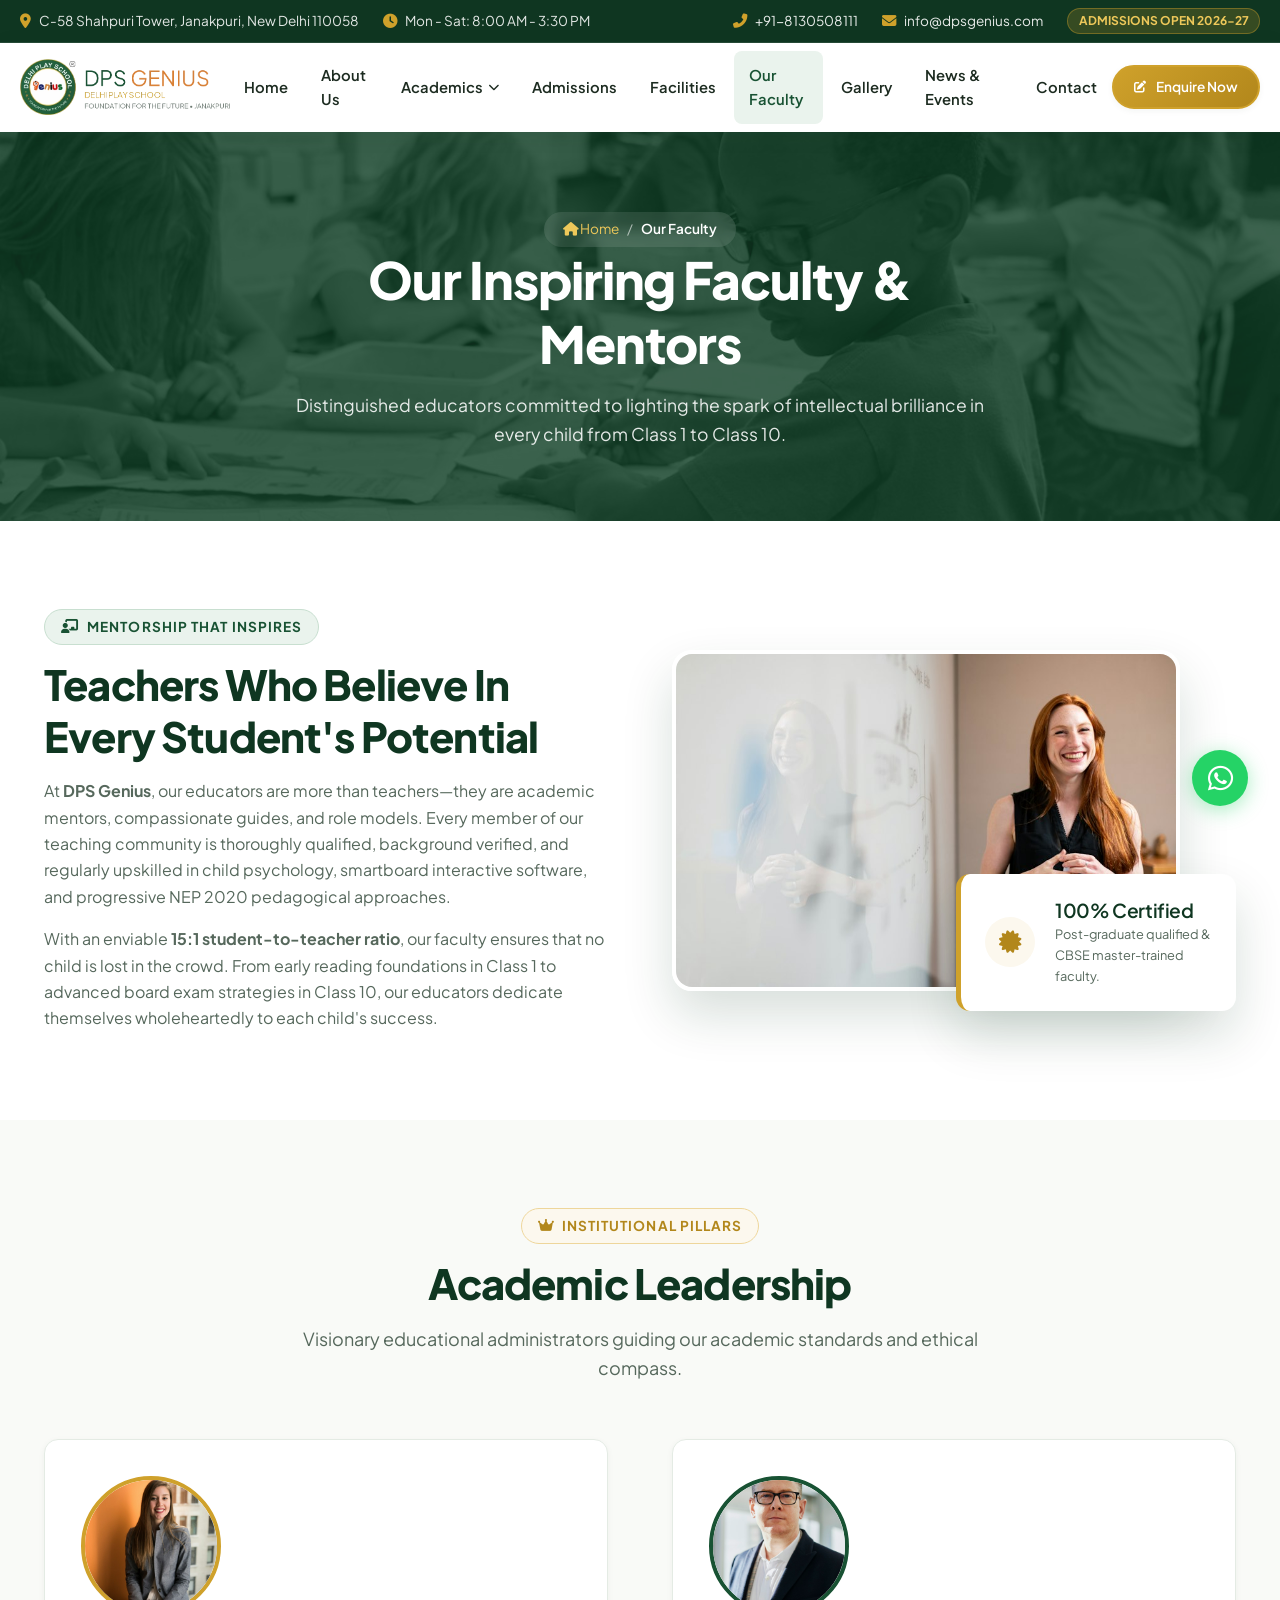
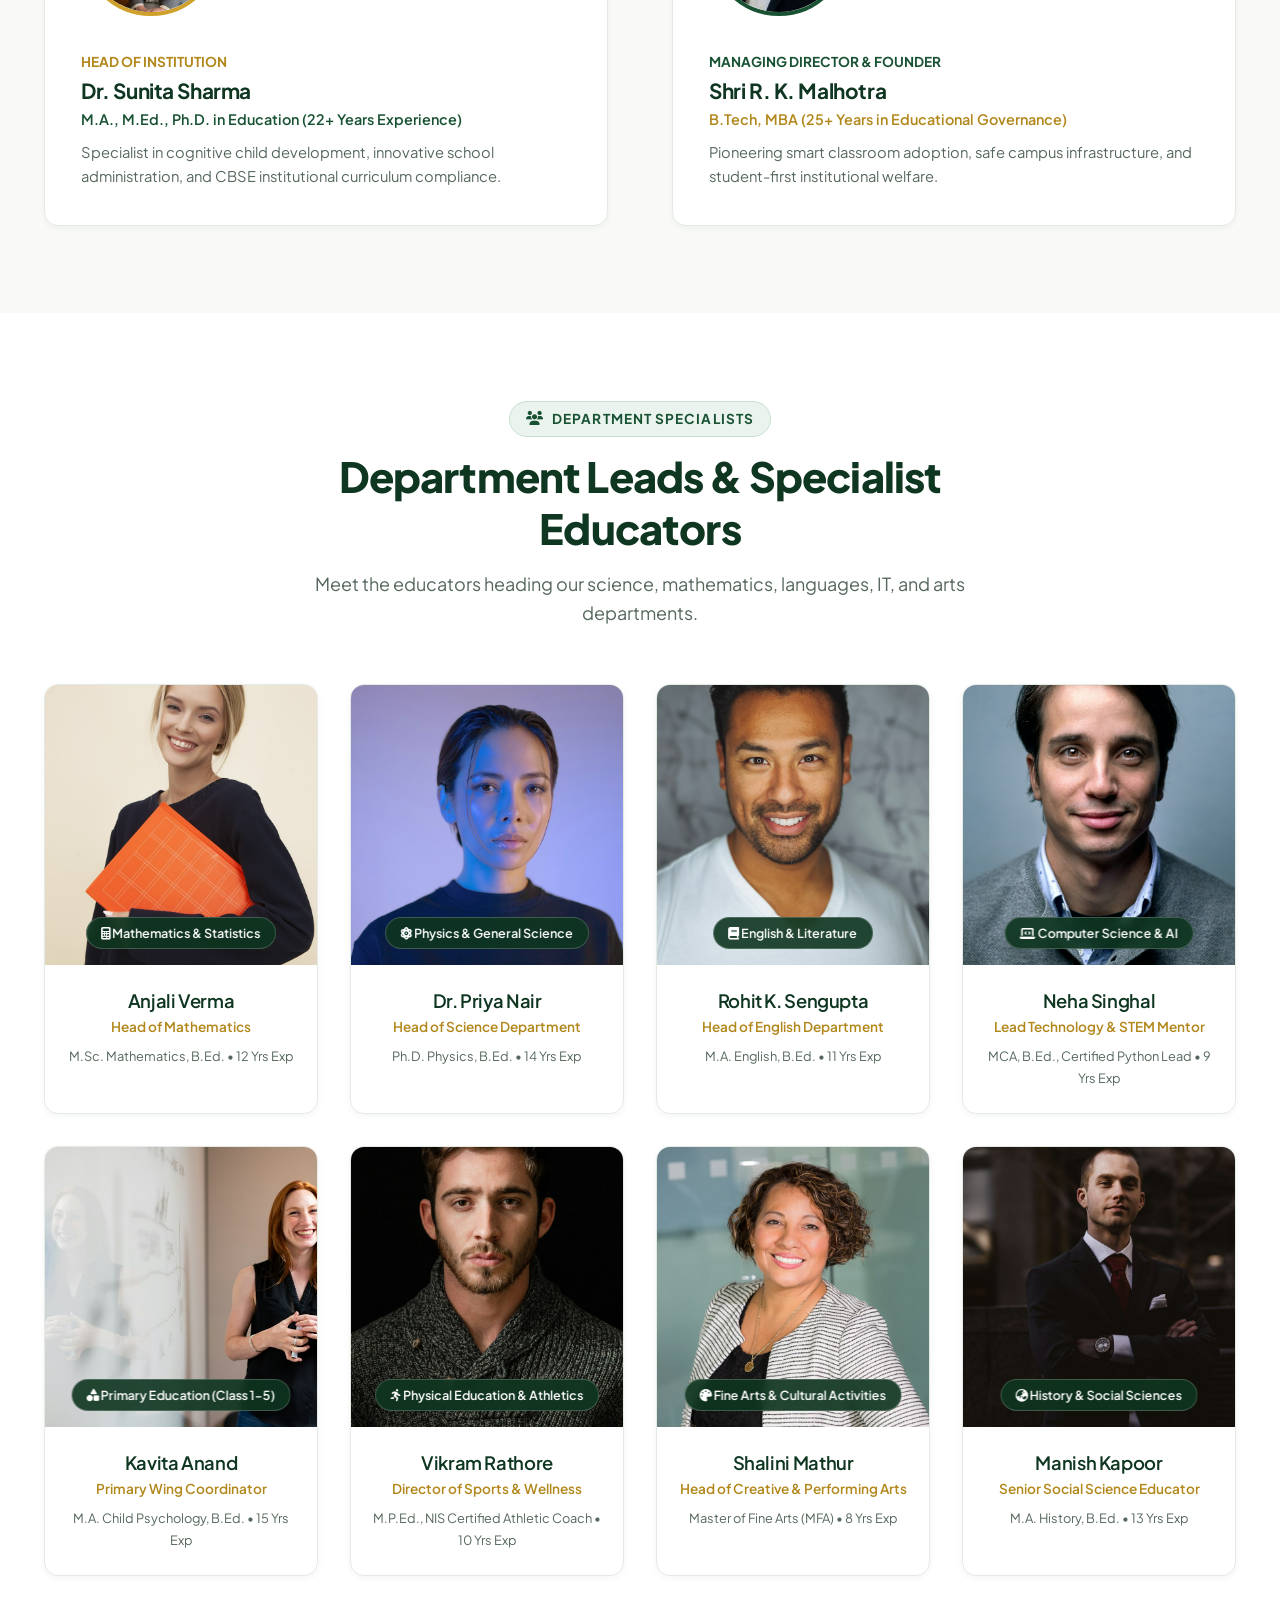
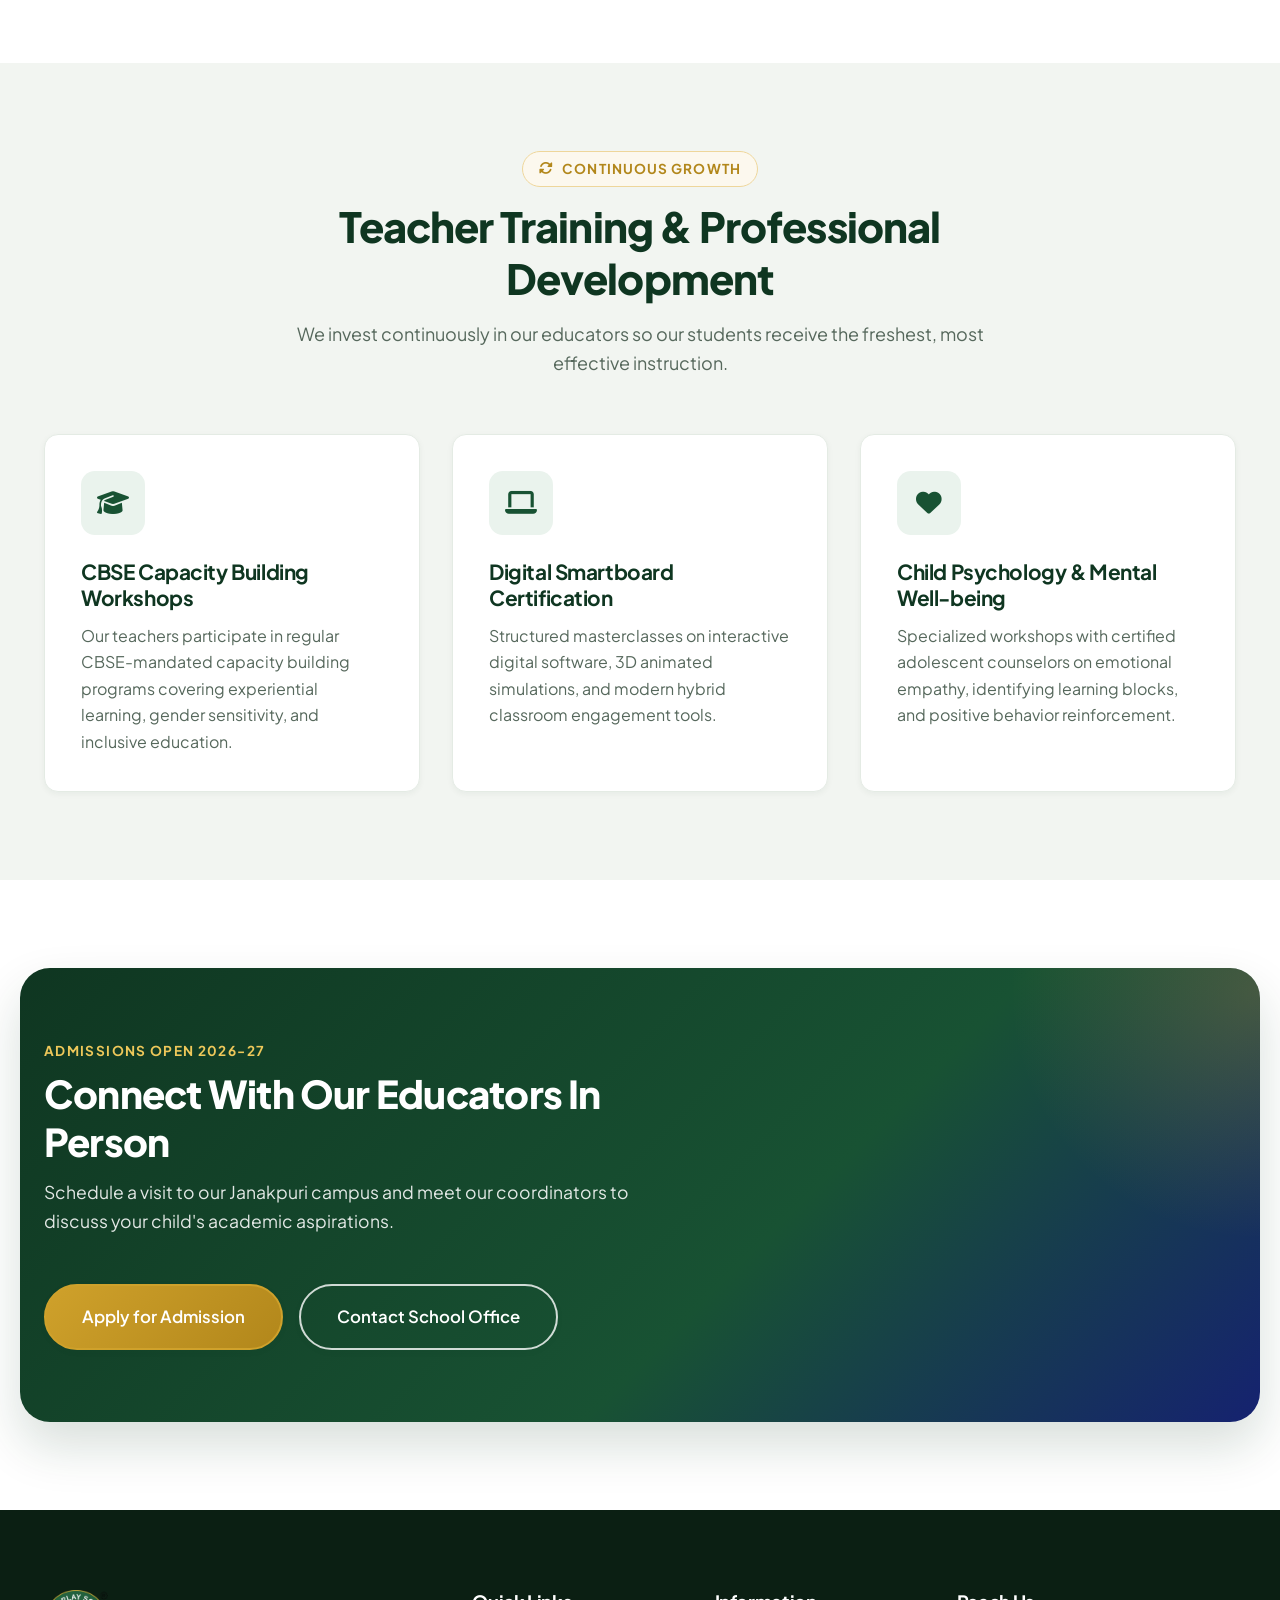
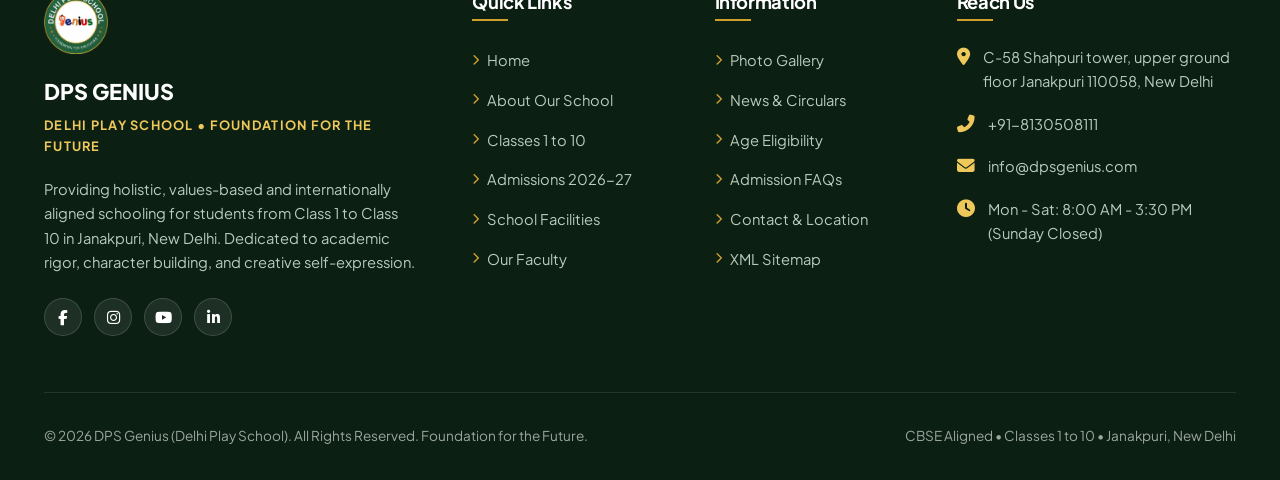
<file: faculty.html>
<!DOCTYPE html>
<html lang="en">
<head>
  <meta charset="UTF-8">
  <meta name="viewport" content="width=device-width, initial-scale=1.0">
  <title>Our Faculty & Mentors | DPS Genius Janakpuri New Delhi</title>
  <meta name="description" content="Meet the experienced, compassionate educators and academic mentors at DPS Genius Janakpuri, New Delhi. Dedicated faculty for Primary, Middle, and Secondary Classes 1 to 10.">
  <link rel="canonical" href="https://dpsgenius.com/faculty.html">

  <!-- Open Graph -->
  <meta property="og:type" content="website">
  <meta property="og:url" content="https://dpsgenius.com/faculty.html">
  <meta property="og:title" content="Our Faculty & Mentors | DPS Genius">
  <meta property="og:description" content="Dedicated subject specialists, certified educators, and caring mentors guiding students from Class 1 to Class 10.">
  <meta property="og:image" content="https://dpsgenius.com/images/faculty/principal.jpg">

  <!-- Favicon -->
  <link rel="icon" type="image/png" sizes="32x32" href="favicon.png">
  <link rel="icon" type="image/x-icon" href="favicon.ico">

  <!-- Google Fonts -->
  <link rel="preconnect" href="https://fonts.googleapis.com">
  <link rel="preconnect" href="https://fonts.gstatic.com" crossorigin>
  <link href="https://fonts.googleapis.com/css2?family=Plus+Jakarta+Sans:wght@400;500;600;700;800&family=Playfair+Display:ital,wght@0,600;0,700;1,600&display=swap" rel="stylesheet">

  <!-- Font Awesome -->
  <link rel="stylesheet" href="https://cdnjs.cloudflare.com/ajax/libs/font-awesome/6.5.1/css/all.min.css">

  <!-- Stylesheets -->
  <link rel="stylesheet" href="css/style.css?v=2.1">
  <link rel="stylesheet" href="css/animations.css">
  <link rel="stylesheet" href="css/responsive.css?v=2.1">
</head>
<body>

  <!-- Top Bar -->
  <div class="top-bar">
    <div class="container top-bar-inner">
      <div class="top-bar-left">
        <span class="top-info-item">
          <i class="fas fa-map-marker-alt"></i>
          <span>C-58 Shahpuri Tower, Janakpuri, New Delhi 110058</span>
        </span>
        <span class="top-info-item">
          <i class="fas fa-clock"></i>
          <span>Mon - Sat: 8:00 AM - 3:30 PM</span>
        </span>
      </div>
      <div class="top-bar-right">
        <span class="top-info-item">
          <i class="fas fa-phone-alt"></i>
          <a href="tel:+918130508111">+91-8130508111</a>
        </span>
        <span class="top-info-item">
          <i class="fas fa-envelope"></i>
          <a href="mailto:info@dpsgenius.com">info@dpsgenius.com</a>
        </span>
        <span class="top-badge">Admissions Open 2026-27</span>
      </div>
    </div>
  </div>

  <!-- Header -->
  <header class="site-header">
    <div class="container header-inner">
      <a href="index.html" class="brand-identity" title="DPS Genius World School Home">
        <img src="images/logo/logo-horizontal.webp" alt="DPS Genius Delhi Play School" class="brand-logo-img">
      </a>

      <nav class="nav-menu" aria-label="Main Navigation">
        <!-- Mobile Drawer Header -->
        <div class="drawer-header">
          <img src="images/logo/logo-horizontal.webp" alt="DPS Genius Logo" class="drawer-logo">
          <button class="drawer-close-btn" aria-label="Close navigation menu">
            <i class="fas fa-times"></i>
          </button>
        </div>

        <div class="nav-item">
          <a href="index.html" class="nav-link">Home</a>
        </div>
        <div class="nav-item">
          <a href="about.html" class="nav-link">About Us</a>
        </div>
        <div class="nav-item has-dropdown">
          <a href="academics.html" class="nav-link has-dropdown-toggle">
            Academics <i class="fas fa-chevron-down"></i>
          </a>
          <div class="dropdown-menu">
            <a href="academics.html#primary" class="dropdown-link"><i class="fas fa-shapes"></i> Primary Wing (Class 1-5)</a>
            <a href="academics.html#middle" class="dropdown-link"><i class="fas fa-book-reader"></i> Middle Wing (Class 6-8)</a>
            <a href="academics.html#secondary" class="dropdown-link"><i class="fas fa-graduation-cap"></i> Secondary Wing (Class 9-10)</a>
            <a href="academics.html#curriculum" class="dropdown-link"><i class="fas fa-laptop-code"></i> STEM & Curriculum</a>
          </div>
        </div>
        <div class="nav-item">
          <a href="admissions.html" class="nav-link">Admissions</a>
        </div>
        <div class="nav-item">
          <a href="facilities.html" class="nav-link">Facilities</a>
        </div>
        <div class="nav-item active">
          <a href="faculty.html" class="nav-link">Our Faculty</a>
        </div>
        <div class="nav-item">
          <a href="gallery.html" class="nav-link">Gallery</a>
        </div>
        <div class="nav-item">
          <a href="events.html" class="nav-link">News & Events</a>
        </div>
        <div class="nav-item">
          <a href="contact.html" class="nav-link">Contact</a>
        </div>
              <!-- Mobile Drawer Footer CTA & Contact -->
        <div class="drawer-footer">
          <a href="admissions.html" class="btn btn-gold btn-sm" style="width: 100%; margin-bottom: 0.85rem;">
            <i class="fas fa-file-signature"></i> Apply for Admission 2026-27
          </a>
          <a href="tel:+918130508111" class="drawer-contact-link">
            <i class="fas fa-phone-alt"></i> +91-8130508111
          </a>
          <a href="https://wa.me/918130508111" target="_blank" rel="noopener noreferrer" class="drawer-contact-link" style="color: #25d366;">
            <i class="fab fa-whatsapp"></i> WhatsApp Enquiry
          </a>
        </div>
</nav>

      <div class="header-actions">
        <a href="admissions.html#enquiry" class="btn btn-gold btn-sm">
          <i class="fas fa-edit"></i> Enquire Now
        </a>
        <button class="mobile-toggle" aria-label="Toggle navigation menu">
          <span></span>
          <span></span>
          <span></span>
        </button>
      </div>
    </div>
    <!-- Mobile Backdrop Overlay inside Header -->
    <div class="nav-backdrop" aria-hidden="true"></div>
  </header>

  <!-- Page Banner -->
  <section class="page-banner">
    <img src="images/campus/campus-corridor.jpg" alt="DPS Genius Faculty" class="page-banner-bg">
    <div class="container page-banner-content">
      <div class="breadcrumbs">
        <a href="index.html"><i class="fas fa-home"></i> Home</a>
        <span>/</span>
        <span class="current">Our Faculty</span>
      </div>
      <h1 class="page-banner-title">Our Inspiring Faculty & Mentors</h1>
      <p class="page-banner-subtitle">
        Distinguished educators committed to lighting the spark of intellectual brilliance in every child from Class 1 to Class 10.
      </p>
    </div>
  </section>

  <!-- Faculty Philosophy Introduction -->
  <section class="section">
    <div class="container">
      <div class="about-grid">
        <div class="about-content reveal-left">
          <div class="section-tag"><i class="fas fa-chalkboard-teacher"></i> Mentorship That Inspires</div>
          <h2 class="section-title">Teachers Who Believe In Every Student's Potential</h2>
          <p>
            At <strong>DPS Genius</strong>, our educators are more than teachers—they are academic mentors, compassionate guides, and role models. Every member of our teaching community is thoroughly qualified, background verified, and regularly upskilled in child psychology, smartboard interactive software, and progressive NEP 2020 pedagogical approaches.
          </p>
          <p>
            With an enviable <strong>15:1 student-to-teacher ratio</strong>, our faculty ensures that no child is lost in the crowd. From early reading foundations in Class 1 to advanced board exam strategies in Class 10, our educators dedicate themselves wholeheartedly to each child's success.
          </p>
        </div>
        <div class="about-images-wrapper reveal-right">
          <img src="images/faculty/teacher-primary.jpg" alt="Primary Wing Mentor with students" class="about-img-main">
          <div class="about-img-badge float-element">
            <div class="badge-icon"><i class="fas fa-certificate"></i></div>
            <div class="badge-content">
              <h4>100% Certified</h4>
              <p>Post-graduate qualified & CBSE master-trained faculty.</p>
            </div>
          </div>
        </div>
      </div>
    </div>
  </section>

  <!-- Academic Leadership -->
  <section class="section bg-subtle">
    <div class="container">
      <div class="section-header text-center reveal">
        <div class="section-tag gold"><i class="fas fa-crown"></i> Institutional Pillars</div>
        <h2 class="section-title">Academic Leadership</h2>
        <p class="section-subtitle">Visionary educational administrators guiding our academic standards and ethical compass.</p>
      </div>

      <div class="about-grid">
        <!-- Principal -->
        <div class="feature-card reveal stagger-1" style="display: flex; gap: 2rem; align-items: center; flex-wrap: wrap;">
          <div style="width: 140px; height: 140px; border-radius: var(--radius-full); overflow: hidden; flex-shrink: 0; border: 4px solid var(--accent-gold);">
            <img src="images/faculty/principal.jpg" alt="Principal Dr. Sunita Sharma" style="width: 100%; height: 100%; object-fit: cover;">
          </div>
          <div style="flex-grow: 1;">
            <span style="color: var(--accent-gold-dark); font-weight: 700; font-size: 0.85rem; text-transform: uppercase;">Head of Institution</span>
            <h3 style="margin: 0.25rem 0;">Dr. Sunita Sharma</h3>
            <p style="color: var(--primary); font-weight: 600; font-size: 0.9rem; margin-bottom: 0.5rem;">M.A., M.Ed., Ph.D. in Education (22+ Years Experience)</p>
            <p style="font-size: 0.92rem; color: var(--text-muted); margin-bottom: 0;">Specialist in cognitive child development, innovative school administration, and CBSE institutional curriculum compliance.</p>
          </div>
        </div>

        <!-- Managing Director -->
        <div class="feature-card reveal stagger-2" style="display: flex; gap: 2rem; align-items: center; flex-wrap: wrap;">
          <div style="width: 140px; height: 140px; border-radius: var(--radius-full); overflow: hidden; flex-shrink: 0; border: 4px solid var(--primary);">
            <img src="images/faculty/director.jpg" alt="Managing Director Shri R. K. Malhotra" style="width: 100%; height: 100%; object-fit: cover;">
          </div>
          <div style="flex-grow: 1;">
            <span style="color: var(--primary); font-weight: 700; font-size: 0.85rem; text-transform: uppercase;">Managing Director & Founder</span>
            <h3 style="margin: 0.25rem 0;">Shri R. K. Malhotra</h3>
            <p style="color: var(--accent-gold-dark); font-weight: 600; font-size: 0.9rem; margin-bottom: 0.5rem;">B.Tech, MBA (25+ Years in Educational Governance)</p>
            <p style="font-size: 0.92rem; color: var(--text-muted); margin-bottom: 0;">Pioneering smart classroom adoption, safe campus infrastructure, and student-first institutional welfare.</p>
          </div>
        </div>
      </div>
    </div>
  </section>

  <!-- Department Heads & Subject Faculty Profiles -->
  <section class="section">
    <div class="container">
      <div class="section-header text-center reveal">
        <div class="section-tag"><i class="fas fa-users"></i> Department Specialists</div>
        <h2 class="section-title">Department Leads & Specialist Educators</h2>
        <p class="section-subtitle">Meet the educators heading our science, mathematics, languages, IT, and arts departments.</p>
      </div>

      <div class="faculty-grid">
        <!-- Faculty 1: Mathematics -->
        <div class="faculty-card reveal stagger-1">
          <div class="faculty-img-wrapper">
            <img src="images/faculty/teacher-math.jpg" alt="Mathematics Faculty">
            <span class="faculty-subject-tag"><i class="fas fa-calculator"></i> Mathematics & Statistics</span>
          </div>
          <div class="faculty-info">
            <h4>Anjali Verma</h4>
            <div class="faculty-role">Head of Mathematics</div>
            <div class="faculty-qualification">M.Sc. Mathematics, B.Ed. &bull; 12 Yrs Exp</div>
          </div>
        </div>

        <!-- Faculty 2: Science -->
        <div class="faculty-card reveal stagger-2">
          <div class="faculty-img-wrapper">
            <img src="images/faculty/teacher-science.jpg" alt="Science Faculty">
            <span class="faculty-subject-tag"><i class="fas fa-atom"></i> Physics & General Science</span>
          </div>
          <div class="faculty-info">
            <h4>Dr. Priya Nair</h4>
            <div class="faculty-role">Head of Science Department</div>
            <div class="faculty-qualification">Ph.D. Physics, B.Ed. &bull; 14 Yrs Exp</div>
          </div>
        </div>

        <!-- Faculty 3: English -->
        <div class="faculty-card reveal stagger-3">
          <div class="faculty-img-wrapper">
            <img src="images/faculty/teacher-english.jpg" alt="English Faculty">
            <span class="faculty-subject-tag"><i class="fas fa-book"></i> English & Literature</span>
          </div>
          <div class="faculty-info">
            <h4>Rohit K. Sengupta</h4>
            <div class="faculty-role">Head of English Department</div>
            <div class="faculty-qualification">M.A. English, B.Ed. &bull; 11 Yrs Exp</div>
          </div>
        </div>

        <!-- Faculty 4: Computer Science & AI -->
        <div class="faculty-card reveal stagger-4">
          <div class="faculty-img-wrapper">
            <img src="images/faculty/teacher-cs.jpg" alt="Computer Science Faculty">
            <span class="faculty-subject-tag"><i class="fas fa-laptop-code"></i> Computer Science & AI</span>
          </div>
          <div class="faculty-info">
            <h4>Neha Singhal</h4>
            <div class="faculty-role">Lead Technology & STEM Mentor</div>
            <div class="faculty-qualification">MCA, B.Ed., Certified Python Lead &bull; 9 Yrs Exp</div>
          </div>
        </div>

        <!-- Faculty 5: Primary Wing Coordinator -->
        <div class="faculty-card reveal stagger-1">
          <div class="faculty-img-wrapper">
            <img src="images/faculty/teacher-primary.jpg" alt="Primary Wing Coordinator">
            <span class="faculty-subject-tag"><i class="fas fa-shapes"></i> Primary Education (Class 1-5)</span>
          </div>
          <div class="faculty-info">
            <h4>Kavita Anand</h4>
            <div class="faculty-role">Primary Wing Coordinator</div>
            <div class="faculty-qualification">M.A. Child Psychology, B.Ed. &bull; 15 Yrs Exp</div>
          </div>
        </div>

        <!-- Faculty 6: Sports & Physical Education -->
        <div class="faculty-card reveal stagger-2">
          <div class="faculty-img-wrapper">
            <img src="images/faculty/teacher-sports.jpg" alt="Sports Director">
            <span class="faculty-subject-tag"><i class="fas fa-running"></i> Physical Education & Athletics</span>
          </div>
          <div class="faculty-info">
            <h4>Vikram Rathore</h4>
            <div class="faculty-role">Director of Sports & Wellness</div>
            <div class="faculty-qualification">M.P.Ed., NIS Certified Athletic Coach &bull; 10 Yrs Exp</div>
          </div>
        </div>

        <!-- Faculty 7: Performing Arts -->
        <div class="faculty-card reveal stagger-3">
          <div class="faculty-img-wrapper">
            <img src="images/faculty/teacher-arts.jpg" alt="Performing Arts Faculty">
            <span class="faculty-subject-tag"><i class="fas fa-palette"></i> Fine Arts & Cultural Activities</span>
          </div>
          <div class="faculty-info">
            <h4>Shalini Mathur</h4>
            <div class="faculty-role">Head of Creative & Performing Arts</div>
            <div class="faculty-qualification">Master of Fine Arts (MFA) &bull; 8 Yrs Exp</div>
          </div>
        </div>

        <!-- Faculty 8: Social Sciences -->
        <div class="faculty-card reveal stagger-4">
          <div class="faculty-img-wrapper">
            <img src="images/faculty/teacher-social.jpg" alt="Social Studies Faculty">
            <span class="faculty-subject-tag"><i class="fas fa-globe-asia"></i> History & Social Sciences</span>
          </div>
          <div class="faculty-info">
            <h4>Manish Kapoor</h4>
            <div class="faculty-role">Senior Social Science Educator</div>
            <div class="faculty-qualification">M.A. History, B.Ed. &bull; 13 Yrs Exp</div>
          </div>
        </div>
      </div>
    </div>
  </section>

  <!-- Continuous Teacher Development Program -->
  <section class="section bg-alt">
    <div class="container">
      <div class="section-header text-center reveal">
        <div class="section-tag gold"><i class="fas fa-sync-alt"></i> Continuous Growth</div>
        <h2 class="section-title">Teacher Training & Professional Development</h2>
        <p class="section-subtitle">We invest continuously in our educators so our students receive the freshest, most effective instruction.</p>
      </div>

      <div class="features-grid">
        <div class="feature-card reveal stagger-1">
          <div class="feature-icon-wrapper"><i class="fas fa-graduation-cap"></i></div>
          <h3>CBSE Capacity Building Workshops</h3>
          <p>Our teachers participate in regular CBSE-mandated capacity building programs covering experiential learning, gender sensitivity, and inclusive education.</p>
        </div>

        <div class="feature-card reveal stagger-2">
          <div class="feature-icon-wrapper"><i class="fas fa-laptop"></i></div>
          <h3>Digital Smartboard Certification</h3>
          <p>Structured masterclasses on interactive digital software, 3D animated simulations, and modern hybrid classroom engagement tools.</p>
        </div>

        <div class="feature-card reveal stagger-3">
          <div class="feature-icon-wrapper"><i class="fas fa-heart"></i></div>
          <h3>Child Psychology & Mental Well-being</h3>
          <p>Specialized workshops with certified adolescent counselors on emotional empathy, identifying learning blocks, and positive behavior reinforcement.</p>
        </div>
      </div>
    </div>
  </section>

  <!-- CTA Banner -->
  <section class="container section">
    <div class="cta-banner reveal">
      <div class="container cta-inner">
        <div class="cta-text">
          <span style="color: var(--accent-gold-light); font-weight: 700; text-transform: uppercase; font-size: 0.85rem; letter-spacing: 0.1em; display: block; margin-bottom: 0.5rem;">
            Admissions Open 2026-27
          </span>
          <h2 class="cta-title">Connect With Our Educators In Person</h2>
          <p class="cta-description">
            Schedule a visit to our Janakpuri campus and meet our coordinators to discuss your child's academic aspirations.
          </p>
        </div>
        <div class="cta-actions">
          <a href="admissions.html" class="btn btn-gold btn-lg">Apply for Admission</a>
          <a href="contact.html" class="btn btn-outline-white btn-lg">Contact School Office</a>
        </div>
      </div>
    </div>
  </section>

  <!-- Footer -->
  <footer class="site-footer">
    <div class="container">
      <div class="footer-top">
        <div class="footer-grid">
          <div class="footer-col-brand">
            <img src="images/logo/logo-crest.webp" alt="DPS Genius Delhi Play School Crest" class="brand-logo-img">
            <div class="footer-brand-title">DPS GENIUS</div>
            <div class="footer-brand-tagline">Delhi Play School &bull; Foundation For The Future</div>
            <p class="footer-desc">
              Providing holistic, values-based and internationally aligned schooling for students from Class 1 to Class 10 in Janakpuri, New Delhi. Dedicated to academic rigor, character building, and creative self-expression.
            </p>
            <div class="footer-socials">
              <a href="#" class="social-link" aria-label="Facebook"><i class="fab fa-facebook-f"></i></a>
              <a href="#" class="social-link" aria-label="Instagram"><i class="fab fa-instagram"></i></a>
              <a href="#" class="social-link" aria-label="YouTube"><i class="fab fa-youtube"></i></a>
              <a href="#" class="social-link" aria-label="LinkedIn"><i class="fab fa-linkedin-in"></i></a>
            </div>
          </div>

          <div>
            <h4 class="footer-heading">Quick Links</h4>
            <ul class="footer-links">
              <li><a href="index.html"><i class="fas fa-chevron-right"></i> Home</a></li>
              <li><a href="about.html"><i class="fas fa-chevron-right"></i> About Our School</a></li>
              <li><a href="academics.html"><i class="fas fa-chevron-right"></i> Classes 1 to 10</a></li>
              <li><a href="admissions.html"><i class="fas fa-chevron-right"></i> Admissions 2026-27</a></li>
              <li><a href="facilities.html"><i class="fas fa-chevron-right"></i> School Facilities</a></li>
              <li><a href="faculty.html"><i class="fas fa-chevron-right"></i> Our Faculty</a></li>
            </ul>
          </div>

          <div>
            <h4 class="footer-heading">Information</h4>
            <ul class="footer-links">
              <li><a href="gallery.html"><i class="fas fa-chevron-right"></i> Photo Gallery</a></li>
              <li><a href="events.html"><i class="fas fa-chevron-right"></i> News & Circulars</a></li>
              <li><a href="admissions.html#eligibility"><i class="fas fa-chevron-right"></i> Age Eligibility</a></li>
              <li><a href="admissions.html#faq"><i class="fas fa-chevron-right"></i> Admission FAQs</a></li>
              <li><a href="contact.html"><i class="fas fa-chevron-right"></i> Contact & Location</a></li>
              <li><a href="sitemap.xml"><i class="fas fa-chevron-right"></i> XML Sitemap</a></li>
            </ul>
          </div>

          <div>
            <h4 class="footer-heading">Reach Us</h4>
            <ul class="footer-contact-list">
              <li>
                <i class="fas fa-map-marker-alt"></i>
                <span>C-58 Shahpuri tower, upper ground floor Janakpuri 110058, New Delhi</span>
              </li>
              <li>
                <i class="fas fa-phone-alt"></i>
                <a href="tel:+918130508111">+91-8130508111</a>
              </li>
              <li>
                <i class="fas fa-envelope"></i>
                <a href="mailto:info@dpsgenius.com">info@dpsgenius.com</a>
              </li>
              <li>
                <i class="fas fa-clock"></i>
                <span>Mon - Sat: 8:00 AM - 3:30 PM (Sunday Closed)</span>
              </li>
            </ul>
          </div>
        </div>
      </div>

      <div class="footer-bottom">
        <div>
          &copy; 2026 DPS Genius (Delhi Play School). All Rights Reserved. Foundation for the Future.
        </div>
        <div>
          <span>CBSE Aligned &bull; Classes 1 to 10 &bull; Janakpuri, New Delhi</span>
        </div>
      </div>
    </div>
  </footer>

  <div class="floating-actions">
    <a href="https://wa.me/918130508111?text=Hello%20DPS%20Genius,%20I%20would%20like%20to%20know%20more%20about%20your%20faculty." target="_blank" rel="noopener noreferrer" class="whatsapp-float" aria-label="Chat on WhatsApp">
      <i class="fab fa-whatsapp"></i>
      <span class="whatsapp-tooltip">Chat with Admissions</span>
    </a>
    <button class="back-to-top" aria-label="Back to Top">
      <i class="fas fa-arrow-up"></i>
    </button>
  </div>

  <script src="js/main.js?v=2.1"></script>
</body>
</html>
</file>
<file: css/style.css>
/* ==========================================================================
   DPS GENIUS | DELHI PLAY SCHOOL - FOUNDATION FOR THE FUTURE
   PREMIUM SCHOOL WEBSITE - MASTER STYLESHEET
   ========================================================================== */

/* --------------------------------------------------------------------------
   1. CSS VARIABLES & DESIGN TOKENS
   -------------------------------------------------------------------------- */
:root {
  /* Brand Primary Palette (Extracted from Academic Emblem) */
  --primary: #185233;            /* Deep Academic Forest Green */
  --primary-dark: #0f3621;       /* Deepest Pine / Header Tone */
  --primary-light: #246e45;      /* Vibrant Meadow Green */
  --primary-subtle: #eaf3ed;     /* Soft Mint Background Tint */
  --primary-border: #c8dfd0;     /* Subtle Green Border */

  /* Brand Secondary / Heritage Gold (Extracted from Crest Border & Stars) */
  --accent-gold: #cfa12b;        /* Regal Academic Gold */
  --accent-gold-dark: #b2871b;   /* Rich Ochre Gold */
  --accent-gold-light: #eec85a;  /* Bright Sunlit Gold */
  --accent-gold-subtle: #fcf8ee; /* Delicate Cream Gold Tint */

  /* Playful & Dynamic Accents (From "genius" Core Logo Characters) */
  --accent-navy: #152270;        /* Oxford Blue */
  --accent-orange: #d97f33;      /* Warm Tangerine / Amber */
  --accent-crimson: #d80604;     /* Heritage Crimson */
  --accent-emerald: #108343;     /* Bright Emerald */

  /* Neutral Surface & Background Colors */
  --bg-body: #ffffff;
  --bg-surface: #ffffff;
  --bg-subtle: #f9faf7;          /* Soft Pristine Cream */
  --bg-alt: #f2f5f1;             /* Modern Warm Light Slate */
  --bg-dark: #0b1f13;            /* Rich Night Forest */
  --bg-dark-card: #122b1c;

  /* Typography Colors */
  --text-main: #1c2b20;          /* Deep Charcoal Pine */
  --text-muted: #56685c;         /* Elegant Slate Sage */
  --text-light: #899c8f;
  --text-inverse: #ffffff;
  --text-inverse-muted: #b8ccbe;

  /* Borders & Dividers */
  --border-light: #e4ebe4;
  --border-medium: #cdd9cf;
  --border-focus: var(--primary);

  /* Elevation Shadows */
  --shadow-sm: 0 2px 6px rgba(15, 54, 33, 0.05);
  --shadow-md: 0 8px 24px rgba(15, 54, 33, 0.08);
  --shadow-lg: 0 16px 36px rgba(15, 54, 33, 0.12);
  --shadow-xl: 0 24px 50px rgba(15, 54, 33, 0.16);
  --shadow-gold: 0 8px 25px rgba(207, 161, 43, 0.28);
  --shadow-primary: 0 8px 25px rgba(24, 82, 51, 0.25);

  /* Border Radii */
  --radius-xs: 4px;
  --radius-sm: 8px;
  --radius-md: 14px;
  --radius-lg: 20px;
  --radius-xl: 30px;
  --radius-full: 9999px;

  /* Transitions */
  --transition-fast: 0.2s cubic-bezier(0.4, 0, 0.2, 1);
  --transition-normal: 0.35s cubic-bezier(0.4, 0, 0.2, 1);
  --transition-slow: 0.6s cubic-bezier(0.16, 1, 0.3, 1);

  /* Typography Stack */
  --font-primary: 'Plus Jakarta Sans', -apple-system, BlinkMacSystemFont, 'Segoe UI', Roboto, Helvetica, Arial, sans-serif;
  --font-heading: 'Plus Jakarta Sans', -apple-system, BlinkMacSystemFont, 'Segoe UI', sans-serif;
  --font-accent: 'Playfair Display', Georgia, serif;

  /* Layout Widths */
  --container-max: 1240px;
  --container-fluid: 1400px;
  --header-height: 82px;
  --topbar-height: 42px;
}

/* --------------------------------------------------------------------------
   2. RESET & BASE ELEMENTS
   -------------------------------------------------------------------------- */
*, *::before, *::after {
  box-sizing: border-box;
  margin: 0;
  padding: 0;
}

html {
  font-size: 16px;
  scroll-behavior: smooth;
  -webkit-text-size-adjust: 100%;
}

body {
  font-family: var(--font-primary);
  font-size: 1rem;
  line-height: 1.65;
  color: var(--text-main);
  background-color: var(--bg-body);
  overflow-x: hidden;
  -webkit-font-smoothing: antialiased;
  -moz-osx-font-smoothing: grayscale;
}

img, picture, svg, video {
  display: block;
  max-width: 100%;
  height: auto;
}

a {
  color: var(--primary);
  text-decoration: none;
  transition: color var(--transition-fast), transform var(--transition-fast);
}

a:hover {
  color: var(--accent-gold-dark);
}

ul, ol {
  list-style: none;
}

button, input, textarea, select {
  font-family: inherit;
  font-size: inherit;
  color: inherit;
}

button {
  cursor: pointer;
  border: none;
  background: none;
}

/* Typography styles */
h1, h2, h3, h4, h5, h6 {
  font-family: var(--font-heading);
  color: var(--primary-dark);
  line-height: 1.25;
  font-weight: 700;
  letter-spacing: -0.02em;
}

h1 { font-size: clamp(2.2rem, 4vw + 1rem, 3.5rem); }
h2 { font-size: clamp(1.8rem, 2.5vw + 1rem, 2.6rem); }
h3 { font-size: clamp(1.3rem, 1.5vw + 0.5rem, 1.75rem); }
h4 { font-size: 1.25rem; font-weight: 600; }
h5 { font-size: 1.1rem; font-weight: 600; }
h6 { font-size: 0.95rem; font-weight: 600; text-transform: uppercase; letter-spacing: 0.05em; }

p {
  margin-bottom: 1rem;
  color: var(--text-muted);
}

p:last-child {
  margin-bottom: 0;
}

/* --------------------------------------------------------------------------
   3. UTILITY CLASSES & CONTAINERS
   -------------------------------------------------------------------------- */
.container {
  width: 100%;
  max-width: var(--container-max);
  margin-left: auto;
  margin-right: auto;
  padding-left: 1.5rem;
  padding-right: 1.5rem;
}

.container-fluid {
  width: 100%;
  max-width: var(--container-fluid);
  margin-left: auto;
  margin-right: auto;
  padding-left: 1.5rem;
  padding-right: 1.5rem;
}

.section {
  padding: 5.5rem 0;
  position: relative;
}

.section-sm {
  padding: 3.5rem 0;
}

.section-lg {
  padding: 7rem 0;
}

.bg-subtle {
  background-color: var(--bg-subtle);
}

.bg-alt {
  background-color: var(--bg-alt);
}

.bg-white {
  background-color: var(--bg-surface);
}

.bg-primary {
  background-color: var(--primary);
  color: var(--text-inverse);
}

.bg-dark {
  background-color: var(--bg-dark);
  color: var(--text-inverse);
}

.text-center { text-align: center; }
.text-left { text-align: left; }
.text-right { text-align: right; }

/* Section Header Component */
.section-header {
  margin-bottom: 3.5rem;
  position: relative;
}

.section-header.text-center {
  max-width: 760px;
  margin-left: auto;
  margin-right: auto;
}

.section-tag {
  display: inline-flex;
  align-items: center;
  gap: 0.5rem;
  padding: 0.35rem 1rem;
  border-radius: var(--radius-full);
  background-color: var(--primary-subtle);
  color: var(--primary);
  font-size: 0.85rem;
  font-weight: 700;
  text-transform: uppercase;
  letter-spacing: 0.08em;
  margin-bottom: 0.85rem;
  border: 1px solid var(--primary-border);
}

.section-tag.gold {
  background-color: var(--accent-gold-subtle);
  color: var(--accent-gold-dark);
  border-color: #eed69b;
}

.section-title {
  margin-bottom: 1rem;
  font-weight: 800;
}

.section-subtitle {
  font-size: 1.125rem;
  color: var(--text-muted);
  line-height: 1.6;
}

/* --------------------------------------------------------------------------
   4. BUTTONS & INTERACTIVE ELEMENTS
   -------------------------------------------------------------------------- */
.btn {
  display: inline-flex;
  align-items: center;
  justify-content: center;
  gap: 0.65rem;
  padding: 0.85rem 1.85rem;
  font-size: 0.95rem;
  font-weight: 600;
  border-radius: var(--radius-full);
  transition: all var(--transition-normal);
  text-align: center;
  white-space: nowrap;
  box-shadow: var(--shadow-sm);
  position: relative;
  overflow: hidden;
}

.btn-primary {
  background-color: var(--primary);
  color: #ffffff;
  border: 2px solid var(--primary);
}

.btn-primary:hover {
  background-color: var(--primary-dark);
  border-color: var(--primary-dark);
  color: #ffffff;
  transform: translateY(-2px);
  box-shadow: var(--shadow-primary);
}

.btn-gold {
  background: linear-gradient(135deg, var(--accent-gold) 0%, var(--accent-gold-dark) 100%);
  color: #ffffff;
  border: 2px solid var(--accent-gold);
}

.btn-gold:hover {
  background: linear-gradient(135deg, var(--accent-gold-light) 0%, var(--accent-gold) 100%);
  color: #ffffff;
  transform: translateY(-2px);
  box-shadow: var(--shadow-gold);
}

.btn-outline {
  background-color: transparent;
  color: var(--primary);
  border: 2px solid var(--primary);
}

.btn-outline:hover {
  background-color: var(--primary);
  color: #ffffff;
  transform: translateY(-2px);
}

.btn-outline-white {
  background-color: transparent;
  color: #ffffff;
  border: 2px solid rgba(255, 255, 255, 0.8);
}

.btn-outline-white:hover {
  background-color: #ffffff;
  color: var(--primary-dark);
  transform: translateY(-2px);
}

.btn-white {
  background-color: #ffffff;
  color: var(--primary-dark);
  border: 2px solid #ffffff;
}

.btn-white:hover {
  background-color: var(--bg-subtle);
  color: var(--primary);
  transform: translateY(-2px);
  box-shadow: var(--shadow-lg);
}

.btn-sm {
  padding: 0.55rem 1.25rem;
  font-size: 0.85rem;
}

.btn-lg {
  padding: 1.05rem 2.25rem;
  font-size: 1.05rem;
}

.btn i {
  font-size: 0.9em;
  transition: transform var(--transition-fast);
}

.btn:hover i {
  transform: translateX(3px);
}

/* --------------------------------------------------------------------------
   5. TOP CONTACT BAR
   -------------------------------------------------------------------------- */
.top-bar {
  background-color: var(--primary-dark);
  color: rgba(255, 255, 255, 0.9);
  font-size: 0.85rem;
  border-bottom: 1px solid rgba(255, 255, 255, 0.1);
  position: relative;
  z-index: 101;
}

.top-bar-inner {
  display: flex;
  align-items: center;
  justify-content: space-between;
  min-height: var(--topbar-height);
  padding: 0.4rem 0;
}

.top-bar-left, .top-bar-right {
  display: flex;
  align-items: center;
  gap: 1.5rem;
  flex-wrap: wrap;
}

.top-info-item {
  display: inline-flex;
  align-items: center;
  gap: 0.5rem;
  color: rgba(255, 255, 255, 0.88);
}

.top-info-item i {
  color: var(--accent-gold);
  font-size: 0.9rem;
}

.top-info-item a {
  color: rgba(255, 255, 255, 0.9);
  transition: color var(--transition-fast);
}

.top-info-item a:hover {
  color: var(--accent-gold-light);
}

.top-badge {
  background: rgba(207, 161, 43, 0.2);
  color: var(--accent-gold-light);
  border: 1px solid rgba(207, 161, 43, 0.4);
  padding: 0.15rem 0.65rem;
  border-radius: var(--radius-full);
  font-size: 0.75rem;
  font-weight: 700;
  text-transform: uppercase;
}

/* --------------------------------------------------------------------------
   6. MAIN STICKY HEADER & NAVIGATION
   -------------------------------------------------------------------------- */
.site-header {
  background-color: #ffffff;
  position: sticky;
  top: 0;
  z-index: 1000;
  box-shadow: 0 4px 20px rgba(15, 54, 33, 0.08);
  transition: all var(--transition-normal);
}

.site-header.scrolled {
  box-shadow: 0 8px 30px rgba(15, 54, 33, 0.14);
}

.header-inner {
  display: flex;
  align-items: center;
  justify-content: space-between;
  min-height: var(--header-height);
  padding: 0.5rem 0;
}

/* Brand Identity / Logo in Nav */
.brand-identity {
  display: inline-flex;
  align-items: center;
  text-decoration: none;
  padding: 0.2rem 0;
}

.brand-logo-img {
  height: 56px;
  width: auto;
  max-width: 250px;
  object-fit: contain;
  transition: transform var(--transition-fast);
}

.brand-identity:hover .brand-logo-img {
  transform: scale(1.02);
}

/* Drawer elements & backdrop hidden by default on desktop */
.drawer-header,
.drawer-footer,
.nav-backdrop {
  display: none;
}

/* Desktop Navigation Menu */
.nav-menu {
  display: flex;
  align-items: center;
  gap: 0.25rem;
}

.nav-item {
  position: relative;
}

.nav-link {
  display: flex;
  align-items: center;
  gap: 0.35rem;
  padding: 0.75rem 0.9rem;
  color: var(--text-main);
  font-weight: 600;
  font-size: 0.925rem;
  border-radius: var(--radius-sm);
  transition: all var(--transition-fast);
}

.nav-link:hover,
.nav-item.active .nav-link {
  color: var(--primary);
  background-color: var(--primary-subtle);
}

.nav-link i.fa-chevron-down {
  font-size: 0.7rem;
  transition: transform var(--transition-fast);
}

.nav-item:hover .nav-link i.fa-chevron-down {
  transform: rotate(180deg);
}

/* Dropdown Menu */
.dropdown-menu {
  position: absolute;
  top: 100%;
  left: 0;
  min-width: 230px;
  background-color: #ffffff;
  border-radius: var(--radius-md);
  box-shadow: var(--shadow-xl);
  padding: 0.6rem 0;
  border: 1px solid var(--border-light);
  opacity: 0;
  visibility: hidden;
  transform: translateY(12px);
  transition: all var(--transition-normal);
  z-index: 99;
}

.nav-item:hover .dropdown-menu {
  opacity: 1;
  visibility: visible;
  transform: translateY(0);
}

.dropdown-link {
  display: flex;
  align-items: center;
  gap: 0.75rem;
  padding: 0.6rem 1.25rem;
  color: var(--text-main);
  font-size: 0.88rem;
  font-weight: 500;
  transition: all var(--transition-fast);
}

.dropdown-link i {
  color: var(--accent-gold);
  font-size: 0.85rem;
  width: 18px;
  text-align: center;
}

.dropdown-link:hover {
  background-color: var(--primary-subtle);
  color: var(--primary-dark);
  padding-left: 1.5rem;
}

/* Header Action CTA */
.header-actions {
  display: flex;
  align-items: center;
  gap: 0.85rem;
}

/* Mobile Toggle Hamburger */
.mobile-toggle {
  display: none;
  flex-direction: column;
  justify-content: space-between;
  width: 32px;
  height: 22px;
  padding: 0;
  background: transparent;
  z-index: 1001;
}

.mobile-toggle span {
  display: block;
  width: 100%;
  height: 3px;
  background-color: var(--primary-dark);
  border-radius: 3px;
  transition: all var(--transition-normal);
}

.mobile-toggle.active span:nth-child(1) {
  transform: translateY(9.5px) rotate(45deg);
}

.mobile-toggle.active span:nth-child(2) {
  opacity: 0;
}

.mobile-toggle.active span:nth-child(3) {
  transform: translateY(-9.5px) rotate(-45deg);
}

/* --------------------------------------------------------------------------
   7. HERO BANNER SLIDER (5 UNIQUE CONTINUOUS AUTOPLAYING SLIDES)
   -------------------------------------------------------------------------- */
.hero-slider-section {
  position: relative;
  width: 100%;
  background-color: var(--bg-dark);
  overflow: hidden;
  user-select: none;
}

.hero-slider-container {
  position: relative;
  width: 100%;
  overflow: hidden;
}

.hero-slides-wrapper {
  position: relative;
  width: 100%;
  min-height: 740px;
}

.hero-slide {
  position: absolute;
  top: 0;
  left: 0;
  width: 100%;
  height: 100%;
  opacity: 0;
  visibility: hidden;
  transition: opacity 0.9s cubic-bezier(0.4, 0, 0.2, 1);
  z-index: 1;
}

.hero-slide.active {
  position: relative;
  opacity: 1;
  visibility: visible;
  z-index: 2;
}

.hero-slide-bg {
  position: absolute;
  top: 0;
  left: 0;
  width: 100%;
  height: 100%;
  z-index: 1;
}

.hero-slide-bg .hero-bg-img {
  width: 100%;
  height: 100%;
  object-fit: cover;
  transform: scale(1.02);
  transition: transform 7s ease-out;
}

.hero-slide.active .hero-slide-bg .hero-bg-img {
  transform: scale(1.08);
}

.hero-slide-content-wrap {
  position: relative;
  z-index: 5;
  min-height: 740px;
  display: flex;
  align-items: center;
  padding: 5rem 1.5rem 6.5rem;
}

.hero-slide-content {
  max-width: 860px;
  color: #ffffff;
}

.hero-slide.active .hero-badge {
  animation: slideInUp 0.6s cubic-bezier(0.16, 1, 0.3, 1) both;
}

.hero-slide.active .hero-title {
  animation: slideInUp 0.7s cubic-bezier(0.16, 1, 0.3, 1) 0.1s both;
}

.hero-slide.active .hero-description {
  animation: slideInUp 0.7s cubic-bezier(0.16, 1, 0.3, 1) 0.2s both;
}

.hero-slide.active .hero-feature-pills {
  animation: slideInUp 0.7s cubic-bezier(0.16, 1, 0.3, 1) 0.3s both;
}

.hero-slide.active .hero-buttons {
  animation: slideInUp 0.7s cubic-bezier(0.16, 1, 0.3, 1) 0.4s both;
}

@keyframes slideInUp {
  from {
    opacity: 0;
    transform: translateY(28px);
  }
  to {
    opacity: 1;
    transform: translateY(0);
  }
}

.hero-badge {
  display: inline-flex;
  align-items: center;
  gap: 0.55rem;
  background: rgba(207, 161, 43, 0.22);
  border: 1.5px solid var(--accent-gold);
  color: var(--accent-gold-light);
  padding: 0.45rem 1.25rem;
  border-radius: var(--radius-full);
  font-size: 0.88rem;
  font-weight: 700;
  letter-spacing: 0.06em;
  text-transform: uppercase;
  margin-bottom: 1.5rem;
  backdrop-filter: blur(8px);
  box-shadow: 0 4px 15px rgba(0, 0, 0, 0.2);
}

.hero-badge i {
  color: var(--accent-gold-light);
}

.hero-title {
  color: #ffffff;
  font-size: clamp(2.3rem, 4.5vw + 0.5rem, 3.8rem);
  font-weight: 800;
  line-height: 1.15;
  margin-bottom: 1.25rem;
  text-shadow: 0 2px 10px rgba(0, 0, 0, 0.5);
}

.hero-title .highlight-gold {
  color: var(--accent-gold-light);
  display: inline-block;
  text-shadow: 0 2px 12px rgba(207, 161, 43, 0.4);
}

.hero-description {
  font-size: clamp(1rem, 1.2vw + 0.2rem, 1.22rem);
  line-height: 1.65;
  color: rgba(255, 255, 255, 0.92);
  margin-bottom: 1.75rem;
  max-width: 760px;
  text-shadow: 0 1px 6px rgba(0, 0, 0, 0.5);
}

.hero-feature-pills {
  display: flex;
  align-items: center;
  gap: 0.75rem;
  flex-wrap: wrap;
  margin-bottom: 2.25rem;
}

.hero-pill {
  display: inline-flex;
  align-items: center;
  gap: 0.5rem;
  padding: 0.45rem 1rem;
  border-radius: var(--radius-full);
  background: rgba(255, 255, 255, 0.12);
  backdrop-filter: blur(8px);
  border: 1px solid rgba(255, 255, 255, 0.28);
  color: #ffffff;
  font-size: 0.88rem;
  font-weight: 600;
  box-shadow: 0 2px 8px rgba(0, 0, 0, 0.2);
  transition: all var(--transition-fast);
}

.hero-pill:hover {
  background: rgba(255, 255, 255, 0.2);
  border-color: var(--accent-gold-light);
  transform: translateY(-2px);
}

.hero-pill i {
  color: var(--accent-gold-light);
  font-size: 0.95rem;
}

.hero-buttons {
  display: flex;
  align-items: center;
  gap: 1.25rem;
  flex-wrap: wrap;
}

/* Slider Navigation Arrows */
.hero-slider-arrow {
  position: absolute;
  top: 50%;
  transform: translateY(-50%);
  width: 54px;
  height: 54px;
  border-radius: var(--radius-full);
  background: rgba(11, 31, 19, 0.72);
  backdrop-filter: blur(8px);
  border: 1.5px solid rgba(207, 161, 43, 0.6);
  color: #ffffff;
  font-size: 1.25rem;
  display: flex;
  align-items: center;
  justify-content: center;
  cursor: pointer;
  z-index: 15;
  transition: all var(--transition-normal);
  box-shadow: 0 4px 20px rgba(0, 0, 0, 0.4);
}

.hero-slider-arrow:hover {
  background: var(--accent-gold);
  color: var(--primary-dark);
  border-color: #ffffff;
  transform: translateY(-50%) scale(1.1);
  box-shadow: 0 6px 25px rgba(207, 161, 43, 0.5);
}

.hero-prev-btn {
  left: 2rem;
}

.hero-next-btn {
  right: 2rem;
}

/* Slider Indicators (Dots) */
.hero-slider-indicators {
  position: absolute;
  bottom: 3.5rem;
  left: 50%;
  transform: translateX(-50%);
  display: flex;
  align-items: center;
  gap: 0.75rem;
  z-index: 15;
  background: rgba(11, 31, 19, 0.65);
  backdrop-filter: blur(10px);
  padding: 0.5rem 1.15rem;
  border-radius: var(--radius-full);
  border: 1px solid rgba(207, 161, 43, 0.35);
}

.hero-dot {
  width: 12px;
  height: 12px;
  border-radius: var(--radius-full);
  background: rgba(255, 255, 255, 0.4);
  cursor: pointer;
  transition: all var(--transition-normal);
}

.hero-dot.active {
  width: 36px;
  background: var(--accent-gold);
  box-shadow: 0 0 12px rgba(207, 161, 43, 0.8);
}
  border-radius: var(--radius-full);
  background: rgba(255, 255, 255, 0.4);
  cursor: pointer;
  transition: all var(--transition-normal);
}

.hero-dot.active {
  width: 36px;
  background: var(--accent-gold);
  box-shadow: 0 0 12px rgba(207, 161, 43, 0.8);
}

/* Inner Page Banner / Hero */
.page-banner {
  position: relative;
  background-color: var(--primary-dark);
  padding: 5rem 0 4.5rem;
  overflow: hidden;
  color: #ffffff;
}

.page-banner-bg {
  position: absolute;
  top: 0;
  left: 0;
  width: 100%;
  height: 100%;
  object-fit: cover;
  opacity: 0.22;
  mix-blend-mode: luminosity;
}

.page-banner-content {
  position: relative;
  z-index: 2;
  text-align: center;
  max-width: 780px;
  margin: 0 auto;
}

.page-banner-title {
  color: #ffffff;
  font-size: clamp(2.2rem, 3.5vw + 0.5rem, 3.2rem);
  font-weight: 800;
  margin-bottom: 1rem;
}

.page-banner-subtitle {
  color: rgba(255, 255, 255, 0.88);
  font-size: 1.1rem;
  margin-bottom: 1.5rem;
}

.breadcrumbs {
  display: inline-flex;
  align-items: center;
  gap: 0.5rem;
  padding: 0.4rem 1.2rem;
  background: rgba(255, 255, 255, 0.1);
  border-radius: var(--radius-full);
  font-size: 0.85rem;
  backdrop-filter: blur(6px);
}

.breadcrumbs a {
  color: var(--accent-gold-light);
}

.breadcrumbs span {
  color: rgba(255, 255, 255, 0.6);
}

.breadcrumbs .current {
  color: #ffffff;
  font-weight: 600;
}

/* --------------------------------------------------------------------------
   8. STATS COUNTER STRIP
   -------------------------------------------------------------------------- */
.stats-strip {
  background: linear-gradient(135deg, var(--primary) 0%, var(--primary-dark) 100%);
  color: #ffffff;
  padding: 3.5rem 0;
  position: relative;
  z-index: 10;
  margin-top: -30px;
  border-radius: var(--radius-lg);
  box-shadow: var(--shadow-xl);
}

.stats-grid {
  display: grid;
  grid-template-columns: repeat(4, 1fr);
  gap: 2rem;
  text-align: center;
}

.stat-card {
  padding: 1rem;
  position: relative;
}

.stat-card:not(:last-child)::after {
  content: '';
  position: absolute;
  right: -1rem;
  top: 20%;
  height: 60%;
  width: 1px;
  background: rgba(255, 255, 255, 0.15);
}

.stat-icon {
  font-size: 2.2rem;
  color: var(--accent-gold-light);
  margin-bottom: 0.75rem;
}

.stat-number {
  font-size: clamp(2.2rem, 3vw, 3rem);
  font-weight: 800;
  color: #ffffff;
  line-height: 1;
  margin-bottom: 0.35rem;
  font-feature-settings: 'tnum';
}

.stat-label {
  font-size: 0.95rem;
  color: var(--text-inverse-muted);
  font-weight: 500;
}

/* --------------------------------------------------------------------------
   9. ABOUT SECTION & PRINCIPAL'S WELCOME
   -------------------------------------------------------------------------- */
.about-grid {
  display: grid;
  grid-template-columns: 1fr 1fr;
  gap: 4rem;
  align-items: center;
}

.about-images-wrapper {
  position: relative;
}

.about-img-main {
  width: 90%;
  border-radius: var(--radius-lg);
  box-shadow: var(--shadow-xl);
  border: 4px solid #ffffff;
}

.about-img-badge {
  position: absolute;
  bottom: -20px;
  right: 0;
  background: var(--bg-surface);
  padding: 1.5rem;
  border-radius: var(--radius-md);
  box-shadow: var(--shadow-xl);
  display: flex;
  align-items: center;
  gap: 1.25rem;
  border-left: 5px solid var(--accent-gold);
  max-width: 280px;
}

.badge-icon {
  width: 50px;
  height: 50px;
  border-radius: var(--radius-full);
  background: var(--accent-gold-subtle);
  color: var(--accent-gold-dark);
  display: flex;
  align-items: center;
  justify-content: center;
  font-size: 1.4rem;
  flex-shrink: 0;
}

.badge-content h4 {
  font-size: 1.2rem;
  color: var(--primary-dark);
  margin-bottom: 2px;
}

.badge-content p {
  font-size: 0.8rem;
  margin-bottom: 0;
}

/* Principal Welcome Card */
.principal-card {
  display: grid;
  grid-template-columns: 320px 1fr;
  background: #ffffff;
  border-radius: var(--radius-lg);
  overflow: hidden;
  box-shadow: var(--shadow-lg);
  border: 1px solid var(--border-light);
}

.principal-photo-col {
  position: relative;
  background: var(--primary-dark);
}

.principal-photo-col img {
  width: 100%;
  height: 100%;
  object-fit: cover;
}

.principal-photo-overlay {
  position: absolute;
  bottom: 0;
  left: 0;
  width: 100%;
  padding: 1.5rem;
  background: linear-gradient(to top, rgba(11, 31, 19, 0.95), transparent);
  color: #ffffff;
}

.principal-content-col {
  padding: 3rem;
  display: flex;
  flex-direction: column;
  justify-content: center;
}

.quote-icon {
  font-size: 2.5rem;
  color: var(--accent-gold);
  opacity: 0.5;
  margin-bottom: 1rem;
}

.principal-message-text {
  font-size: 1.1rem;
  font-style: italic;
  line-height: 1.7;
  color: var(--text-main);
  margin-bottom: 1.5rem;
}

.principal-sign-block {
  margin-top: 1rem;
  display: flex;
  align-items: center;
  justify-content: space-between;
  border-top: 1px solid var(--border-light);
  padding-top: 1.25rem;
}

.principal-details h4 {
  color: var(--primary-dark);
  margin-bottom: 2px;
}

.principal-details span {
  font-size: 0.85rem;
  color: var(--text-muted);
}

/* --------------------------------------------------------------------------
   10. WHY CHOOSE OUR SCHOOL (FEATURES)
   -------------------------------------------------------------------------- */
.features-grid {
  display: grid;
  grid-template-columns: repeat(auto-fit, minmax(340px, 1fr));
  gap: 2rem;
}

.feature-card {
  background: #ffffff;
  border-radius: var(--radius-md);
  padding: 2.25rem;
  border: 1px solid var(--border-light);
  box-shadow: var(--shadow-sm);
  transition: all var(--transition-normal);
  position: relative;
  overflow: hidden;
}

.feature-card::before {
  content: '';
  position: absolute;
  top: 0;
  left: 0;
  width: 100%;
  height: 4px;
  background: linear-gradient(90deg, var(--primary), var(--accent-gold));
  opacity: 0;
  transition: opacity var(--transition-normal);
}

.feature-card:hover {
  transform: translateY(-8px);
  box-shadow: var(--shadow-xl);
  border-color: transparent;
}

.feature-card:hover::before {
  opacity: 1;
}

.feature-icon-wrapper {
  width: 64px;
  height: 64px;
  border-radius: var(--radius-md);
  background: var(--primary-subtle);
  color: var(--primary);
  display: flex;
  align-items: center;
  justify-content: center;
  font-size: 1.6rem;
  margin-bottom: 1.5rem;
  transition: all var(--transition-normal);
}

.feature-card:hover .feature-icon-wrapper {
  background: var(--primary);
  color: #ffffff;
  transform: scale(1.08) rotate(5deg);
}

.feature-card h3 {
  font-size: 1.3rem;
  margin-bottom: 0.75rem;
}

/* --------------------------------------------------------------------------
   11. CLASSES OFFERED (CLASS 1 TO 10)
   -------------------------------------------------------------------------- */
.classes-tabs-container {
  margin-top: 2rem;
}

.classes-grid {
  display: grid;
  grid-template-columns: repeat(3, 1fr);
  gap: 2rem;
}

.class-card {
  background: #ffffff;
  border-radius: var(--radius-lg);
  overflow: hidden;
  box-shadow: var(--shadow-md);
  border: 1px solid var(--border-light);
  display: flex;
  flex-direction: column;
  transition: all var(--transition-normal);
}

.class-card:hover {
  transform: translateY(-8px);
  box-shadow: var(--shadow-xl);
}

.class-card-header {
  position: relative;
  height: 220px;
  overflow: hidden;
}

.class-card-header img {
  width: 100%;
  height: 100%;
  object-fit: cover;
  transition: transform var(--transition-slow);
}

.class-card:hover .class-card-header img {
  transform: scale(1.08);
}

.class-grade-tag {
  position: absolute;
  top: 1rem;
  left: 1rem;
  background: var(--primary-dark);
  color: #ffffff;
  padding: 0.35rem 0.85rem;
  border-radius: var(--radius-full);
  font-size: 0.8rem;
  font-weight: 700;
  border: 1px solid rgba(255, 255, 255, 0.2);
}

.class-age-tag {
  position: absolute;
  bottom: 1rem;
  right: 1rem;
  background: rgba(0, 0, 0, 0.65);
  backdrop-filter: blur(4px);
  color: #ffffff;
  padding: 0.25rem 0.75rem;
  border-radius: var(--radius-full);
  font-size: 0.75rem;
}

.class-card-body {
  padding: 2rem;
  display: flex;
  flex-direction: column;
  flex-grow: 1;
}

.class-card-body h3 {
  font-size: 1.35rem;
  margin-bottom: 0.75rem;
}

.class-card-features {
  margin: 1.25rem 0 1.75rem;
  padding: 0;
}

.class-card-features li {
  display: flex;
  align-items: center;
  gap: 0.65rem;
  font-size: 0.9rem;
  color: var(--text-muted);
  margin-bottom: 0.5rem;
}

.class-card-features li i {
  color: var(--primary);
  font-size: 0.85rem;
}

.class-card-footer {
  margin-top: auto;
  padding-top: 1.25rem;
  border-top: 1px solid var(--border-light);
  display: flex;
  align-items: center;
  justify-content: space-between;
}

/* --------------------------------------------------------------------------
   12. FACILITIES SHOWCASE CARDS
   -------------------------------------------------------------------------- */
.facilities-grid {
  display: grid;
  grid-template-columns: repeat(auto-fill, minmax(350px, 1fr));
  gap: 2rem;
}

.facility-card {
  background: #ffffff;
  border-radius: var(--radius-md);
  overflow: hidden;
  box-shadow: var(--shadow-sm);
  border: 1px solid var(--border-light);
  transition: all var(--transition-normal);
  display: flex;
  flex-direction: column;
}

.facility-card:hover {
  transform: translateY(-6px);
  box-shadow: var(--shadow-lg);
}

.facility-thumb {
  position: relative;
  height: 230px;
  overflow: hidden;
}

.facility-thumb img {
  width: 100%;
  height: 100%;
  object-fit: cover;
  transition: transform var(--transition-slow);
}

.facility-card:hover .facility-thumb img {
  transform: scale(1.08);
}

.facility-icon-pill {
  position: absolute;
  bottom: -20px;
  right: 1.5rem;
  width: 48px;
  height: 48px;
  border-radius: var(--radius-full);
  background: var(--accent-gold);
  color: #ffffff;
  display: flex;
  align-items: center;
  justify-content: center;
  font-size: 1.25rem;
  box-shadow: var(--shadow-md);
  border: 3px solid #ffffff;
  z-index: 2;
}

.facility-content {
  padding: 2rem 1.75rem 1.75rem;
  flex-grow: 1;
}

.facility-content h3 {
  font-size: 1.25rem;
  margin-bottom: 0.65rem;
}

/* --------------------------------------------------------------------------
   13. FACULTY / TEACHER CARDS
   -------------------------------------------------------------------------- */
.faculty-grid {
  display: grid;
  grid-template-columns: repeat(auto-fill, minmax(270px, 1fr));
  gap: 2rem;
}

.faculty-card {
  background: #ffffff;
  border-radius: var(--radius-md);
  overflow: hidden;
  box-shadow: var(--shadow-sm);
  border: 1px solid var(--border-light);
  transition: all var(--transition-normal);
  text-align: center;
}

.faculty-card:hover {
  transform: translateY(-8px);
  box-shadow: var(--shadow-lg);
}

.faculty-img-wrapper {
  position: relative;
  height: 280px;
  overflow: hidden;
  background-color: var(--primary-subtle);
}

.faculty-img-wrapper img {
  width: 100%;
  height: 100%;
  object-fit: cover;
  transition: transform var(--transition-normal);
}

.faculty-card:hover .faculty-img-wrapper img {
  transform: scale(1.06);
}

.faculty-subject-tag {
  position: absolute;
  bottom: 1rem;
  left: 50%;
  transform: translateX(-50%);
  background: rgba(15, 54, 33, 0.9);
  backdrop-filter: blur(4px);
  color: #ffffff;
  padding: 0.3rem 0.9rem;
  border-radius: var(--radius-full);
  font-size: 0.78rem;
  font-weight: 600;
  white-space: nowrap;
  border: 1px solid rgba(255, 255, 255, 0.2);
}

.faculty-info {
  padding: 1.5rem 1.25rem;
}

.faculty-info h4 {
  font-size: 1.15rem;
  margin-bottom: 0.25rem;
}

.faculty-role {
  font-size: 0.85rem;
  color: var(--accent-gold-dark);
  font-weight: 600;
  margin-bottom: 0.5rem;
}

.faculty-qualification {
  font-size: 0.8rem;
  color: var(--text-muted);
}

/* --------------------------------------------------------------------------
   14. GALLERY & LIGHTBOX
   -------------------------------------------------------------------------- */
.gallery-filters {
  display: flex;
  align-items: center;
  justify-content: center;
  gap: 0.5rem;
  flex-wrap: wrap;
  margin-bottom: 2.5rem;
}

.gallery-filter-btn {
  padding: 0.6rem 1.4rem;
  border-radius: var(--radius-full);
  background: var(--bg-surface);
  border: 1px solid var(--border-medium);
  color: var(--text-muted);
  font-size: 0.9rem;
  font-weight: 600;
  transition: all var(--transition-fast);
}

.gallery-filter-btn:hover,
.gallery-filter-btn.active {
  background: var(--primary);
  border-color: var(--primary);
  color: #ffffff;
  box-shadow: var(--shadow-sm);
}

.gallery-grid {
  display: grid;
  grid-template-columns: repeat(auto-fill, minmax(320px, 1fr));
  gap: 1.5rem;
}

.gallery-item {
  position: relative;
  height: 260px;
  border-radius: var(--radius-md);
  overflow: hidden;
  box-shadow: var(--shadow-sm);
  cursor: pointer;
}

.gallery-item img {
  width: 100%;
  height: 100%;
  object-fit: cover;
  transition: transform var(--transition-slow);
}

.gallery-overlay {
  position: absolute;
  top: 0;
  left: 0;
  width: 100%;
  height: 100%;
  background: linear-gradient(to top, rgba(11, 31, 19, 0.9) 0%, rgba(15, 54, 33, 0.4) 60%, transparent 100%);
  display: flex;
  flex-direction: column;
  justify-content: flex-end;
  padding: 1.5rem;
  color: #ffffff;
  opacity: 0;
  transition: opacity var(--transition-normal);
}

.gallery-item:hover img {
  transform: scale(1.08);
}

.gallery-item:hover .gallery-overlay {
  opacity: 1;
}

.gallery-category-pill {
  font-size: 0.75rem;
  font-weight: 700;
  color: var(--accent-gold-light);
  text-transform: uppercase;
  margin-bottom: 0.35rem;
}

.gallery-item-title {
  font-size: 1.1rem;
  font-weight: 700;
  margin-bottom: 0.5rem;
}

.gallery-zoom-icon {
  position: absolute;
  top: 1rem;
  right: 1rem;
  width: 40px;
  height: 40px;
  border-radius: var(--radius-full);
  background: rgba(255, 255, 255, 0.2);
  backdrop-filter: blur(4px);
  display: flex;
  align-items: center;
  justify-content: center;
  color: #ffffff;
  font-size: 1.1rem;
}

/* Lightbox Modal */
.lightbox-modal {
  position: fixed;
  top: 0;
  left: 0;
  width: 100%;
  height: 100%;
  background: rgba(8, 20, 13, 0.94);
  backdrop-filter: blur(10px);
  z-index: 9999;
  display: flex;
  align-items: center;
  justify-content: center;
  opacity: 0;
  visibility: hidden;
  transition: all var(--transition-normal);
}

.lightbox-modal.active {
  opacity: 1;
  visibility: visible;
}

.lightbox-content-box {
  position: relative;
  max-width: 90vw;
  max-height: 85vh;
  display: flex;
  flex-direction: column;
  align-items: center;
}

.lightbox-image {
  max-width: 100%;
  max-height: 75vh;
  object-fit: contain;
  border-radius: var(--radius-sm);
  box-shadow: 0 10px 40px rgba(0, 0, 0, 0.6);
}

.lightbox-caption {
  color: #ffffff;
  text-align: center;
  margin-top: 1rem;
  font-size: 1.05rem;
  font-weight: 600;
}

.lightbox-close {
  position: absolute;
  top: 2rem;
  right: 2.5rem;
  width: 48px;
  height: 48px;
  border-radius: var(--radius-full);
  background: rgba(255, 255, 255, 0.15);
  color: #ffffff;
  display: flex;
  align-items: center;
  justify-content: center;
  font-size: 1.4rem;
  transition: all var(--transition-fast);
  z-index: 10;
}

.lightbox-close:hover {
  background: var(--accent-crimson);
  transform: rotate(90deg);
}

.lightbox-nav {
  position: absolute;
  top: 50%;
  transform: translateY(-50%);
  width: 52px;
  height: 52px;
  border-radius: var(--radius-full);
  background: rgba(255, 255, 255, 0.15);
  color: #ffffff;
  display: flex;
  align-items: center;
  justify-content: center;
  font-size: 1.3rem;
  transition: all var(--transition-fast);
  z-index: 10;
}

.lightbox-nav:hover {
  background: var(--primary);
  transform: translateY(-50%) scale(1.1);
}

.lightbox-prev { left: 2rem; }
.lightbox-next { right: 2rem; }

/* --------------------------------------------------------------------------
   15. TESTIMONIALS SLIDER
   -------------------------------------------------------------------------- */
.testimonials-section {
  position: relative;
  overflow: hidden;
}

.testimonial-carousel {
  position: relative;
  max-width: 860px;
  margin: 0 auto;
}

.testimonial-track {
  display: flex;
  transition: transform var(--transition-slow);
}

.testimonial-slide {
  min-width: 100%;
  padding: 1rem;
  box-sizing: border-box;
}

.testimonial-card {
  background: #ffffff;
  border-radius: var(--radius-lg);
  padding: 3rem;
  box-shadow: var(--shadow-lg);
  border: 1px solid var(--border-light);
  text-align: center;
  position: relative;
}

.testimonial-rating {
  color: var(--accent-gold);
  font-size: 1.1rem;
  margin-bottom: 1.25rem;
  display: flex;
  justify-content: center;
  gap: 0.25rem;
}

.testimonial-quote {
  font-size: 1.15rem;
  line-height: 1.7;
  color: var(--text-main);
  font-style: italic;
  margin-bottom: 2rem;
}

.testimonial-author {
  display: flex;
  align-items: center;
  justify-content: center;
  gap: 1rem;
}

.testimonial-avatar {
  width: 56px;
  height: 56px;
  border-radius: var(--radius-full);
  background: var(--primary-subtle);
  color: var(--primary);
  display: flex;
  align-items: center;
  justify-content: center;
  font-weight: 700;
  font-size: 1.2rem;
  border: 2px solid var(--accent-gold);
}

.testimonial-info h4 {
  font-size: 1.1rem;
  color: var(--primary-dark);
  margin-bottom: 2px;
}

.testimonial-info span {
  font-size: 0.85rem;
  color: var(--text-muted);
}

.carousel-controls {
  display: flex;
  align-items: center;
  justify-content: center;
  gap: 1.5rem;
  margin-top: 2rem;
}

.carousel-btn {
  width: 44px;
  height: 44px;
  border-radius: var(--radius-full);
  background: var(--bg-surface);
  border: 1px solid var(--border-medium);
  color: var(--primary);
  display: flex;
  align-items: center;
  justify-content: center;
  font-size: 1rem;
  transition: all var(--transition-fast);
  box-shadow: var(--shadow-sm);
}

.carousel-btn:hover {
  background: var(--primary);
  color: #ffffff;
  border-color: var(--primary);
}

.carousel-dots {
  display: flex;
  align-items: center;
  gap: 0.5rem;
}

.carousel-dot {
  width: 10px;
  height: 10px;
  border-radius: var(--radius-full);
  background: var(--border-medium);
  transition: all var(--transition-fast);
  cursor: pointer;
}

.carousel-dot.active {
  width: 28px;
  background: var(--primary);
}

/* --------------------------------------------------------------------------
   16. NEWS & EVENTS CARDS
   -------------------------------------------------------------------------- */
.events-grid {
  display: grid;
  grid-template-columns: repeat(auto-fill, minmax(340px, 1fr));
  gap: 2rem;
}

.event-card {
  background: #ffffff;
  border-radius: var(--radius-md);
  overflow: hidden;
  box-shadow: var(--shadow-sm);
  border: 1px solid var(--border-light);
  transition: all var(--transition-normal);
  display: flex;
  flex-direction: column;
}

.event-card:hover {
  transform: translateY(-6px);
  box-shadow: var(--shadow-lg);
}

.event-thumb-wrap {
  position: relative;
  height: 210px;
  overflow: hidden;
}

.event-thumb-wrap img {
  width: 100%;
  height: 100%;
  object-fit: cover;
  transition: transform var(--transition-slow);
}

.event-card:hover .event-thumb-wrap img {
  transform: scale(1.06);
}

.event-date-badge {
  position: absolute;
  top: 1rem;
  left: 1rem;
  background: #ffffff;
  border-radius: var(--radius-sm);
  padding: 0.5rem 0.8rem;
  text-align: center;
  box-shadow: var(--shadow-md);
  border-top: 3px solid var(--primary);
}

.event-date-badge .day {
  display: block;
  font-size: 1.4rem;
  font-weight: 800;
  color: var(--primary-dark);
  line-height: 1;
}

.event-date-badge .month {
  display: block;
  font-size: 0.72rem;
  font-weight: 700;
  text-transform: uppercase;
  color: var(--accent-gold-dark);
  margin-top: 2px;
}

.event-content {
  padding: 1.75rem;
  display: flex;
  flex-direction: column;
  flex-grow: 1;
}

.event-meta {
  display: flex;
  align-items: center;
  gap: 1rem;
  font-size: 0.82rem;
  color: var(--text-muted);
  margin-bottom: 0.75rem;
}

.event-meta span {
  display: flex;
  align-items: center;
  gap: 0.35rem;
}

.event-meta i {
  color: var(--accent-gold-dark);
}

.event-content h3 {
  font-size: 1.25rem;
  margin-bottom: 0.75rem;
}

.event-content p {
  font-size: 0.92rem;
  margin-bottom: 1.25rem;
}

.event-link {
  margin-top: auto;
  font-size: 0.9rem;
  font-weight: 700;
  color: var(--primary);
  display: inline-flex;
  align-items: center;
  gap: 0.5rem;
}

.event-link:hover {
  color: var(--accent-gold-dark);
}

/* --------------------------------------------------------------------------
   17. FAQ ACCORDION
   -------------------------------------------------------------------------- */
.faq-container {
  max-width: 860px;
  margin: 0 auto;
}

.faq-item {
  background: #ffffff;
  border-radius: var(--radius-md);
  margin-bottom: 1rem;
  border: 1px solid var(--border-light);
  box-shadow: var(--shadow-sm);
  overflow: hidden;
  transition: all var(--transition-fast);
}

.faq-item.active {
  border-color: var(--primary-border);
  box-shadow: var(--shadow-md);
}

.faq-header {
  padding: 1.25rem 1.75rem;
  display: flex;
  align-items: center;
  justify-content: space-between;
  cursor: pointer;
  user-select: none;
  font-weight: 700;
  font-size: 1.05rem;
  color: var(--primary-dark);
}

.faq-icon {
  width: 32px;
  height: 32px;
  border-radius: var(--radius-full);
  background: var(--primary-subtle);
  color: var(--primary);
  display: flex;
  align-items: center;
  justify-content: center;
  font-size: 0.85rem;
  transition: all var(--transition-normal);
  flex-shrink: 0;
}

.faq-item.active .faq-icon {
  background: var(--primary);
  color: #ffffff;
  transform: rotate(180deg);
}

.faq-body {
  max-height: 0;
  overflow: hidden;
  transition: max-height var(--transition-normal);
  padding: 0 1.75rem;
}

.faq-body-inner {
  padding-bottom: 1.5rem;
  color: var(--text-muted);
  line-height: 1.65;
}

/* --------------------------------------------------------------------------
   18. FORMS (ADMISSION & CONTACT)
   -------------------------------------------------------------------------- */
.form-card {
  background: #ffffff;
  border-radius: var(--radius-lg);
  padding: 3rem;
  box-shadow: var(--shadow-xl);
  border: 1px solid var(--border-light);
}

.form-grid {
  display: grid;
  grid-template-columns: 1fr 1fr;
  gap: 1.5rem;
}

.form-group {
  margin-bottom: 1.25rem;
  position: relative;
}

.form-group.full-width {
  grid-column: 1 / -1;
}

.form-label {
  display: block;
  font-size: 0.9rem;
  font-weight: 600;
  color: var(--text-main);
  margin-bottom: 0.45rem;
}

.form-label .required {
  color: var(--accent-crimson);
}

.form-control {
  width: 100%;
  padding: 0.85rem 1.15rem;
  border-radius: var(--radius-sm);
  border: 1.5px solid var(--border-medium);
  background-color: var(--bg-surface);
  color: var(--text-main);
  font-size: 0.95rem;
  transition: all var(--transition-fast);
}

.form-control:focus {
  outline: none;
  border-color: var(--primary);
  box-shadow: 0 0 0 3px rgba(24, 82, 51, 0.12);
}

.form-control.is-invalid {
  border-color: var(--accent-crimson);
}

.form-feedback {
  font-size: 0.8rem;
  color: var(--accent-crimson);
  margin-top: 0.35rem;
  display: none;
}

.form-control.is-invalid ~ .form-feedback {
  display: block;
}

textarea.form-control {
  resize: vertical;
  min-height: 120px;
}

/* Form Success Modal/Notice */
.form-notice {
  display: none;
  background-color: var(--primary-subtle);
  border: 1px solid var(--primary-border);
  border-radius: var(--radius-md);
  padding: 1.5rem;
  margin-bottom: 1.5rem;
  color: var(--primary-dark);
}

.form-notice.success {
  display: block;
  animation: fadeIn 0.4s ease-in-out;
}

/* --------------------------------------------------------------------------
   19. CALL TO ACTION (CTA) ADMISSION BANNER
   -------------------------------------------------------------------------- */
.cta-banner {
  background: linear-gradient(135deg, var(--primary-dark) 0%, var(--primary) 60%, #152270 100%);
  color: #ffffff;
  padding: 4.5rem 0;
  border-radius: var(--radius-xl);
  position: relative;
  overflow: hidden;
  box-shadow: var(--shadow-xl);
}

.cta-banner::before {
  content: '';
  position: absolute;
  top: -50%;
  right: -20%;
  width: 500px;
  height: 500px;
  border-radius: var(--radius-full);
  background: radial-gradient(circle, rgba(207, 161, 43, 0.25) 0%, transparent 70%);
  z-index: 1;
}

.cta-inner {
  position: relative;
  z-index: 2;
  display: flex;
  align-items: center;
  justify-content: space-between;
  gap: 3rem;
  flex-wrap: wrap;
}

.cta-text {
  max-width: 650px;
}

.cta-title {
  color: #ffffff;
  font-size: clamp(2rem, 3vw, 2.7rem);
  font-weight: 800;
  margin-bottom: 0.75rem;
}

.cta-description {
  color: rgba(255, 255, 255, 0.88);
  font-size: 1.1rem;
  margin-bottom: 0;
}

.cta-actions {
  display: flex;
  align-items: center;
  gap: 1rem;
  flex-wrap: wrap;
}

/* --------------------------------------------------------------------------
   20. FOOTER
   -------------------------------------------------------------------------- */
.site-footer {
  background-color: var(--bg-dark);
  color: rgba(255, 255, 255, 0.85);
  padding: 5rem 0 2rem;
  position: relative;
  overflow: hidden;
}

.footer-top {
  padding-bottom: 3.5rem;
  border-bottom: 1px solid rgba(255, 255, 255, 0.1);
}

.footer-grid {
  display: grid;
  grid-template-columns: 2fr 1fr 1fr 1.5fr;
  gap: 3.5rem;
}

.footer-col-brand .brand-logo-img {
  width: 64px;
  height: 64px;
  margin-bottom: 1.25rem;
}

.footer-brand-title {
  color: #ffffff;
  font-size: 1.35rem;
  font-weight: 800;
  margin-bottom: 0.35rem;
}

.footer-brand-tagline {
  color: var(--accent-gold-light);
  font-size: 0.8rem;
  font-weight: 700;
  text-transform: uppercase;
  letter-spacing: 0.1em;
  margin-bottom: 1.25rem;
}

.footer-desc {
  font-size: 0.92rem;
  color: var(--text-inverse-muted);
  line-height: 1.65;
  margin-bottom: 1.5rem;
}

.footer-socials {
  display: flex;
  align-items: center;
  gap: 0.75rem;
}

.social-link {
  width: 38px;
  height: 38px;
  border-radius: var(--radius-full);
  background: rgba(255, 255, 255, 0.08);
  color: #ffffff;
  display: flex;
  align-items: center;
  justify-content: center;
  font-size: 0.95rem;
  transition: all var(--transition-fast);
  border: 1px solid rgba(255, 255, 255, 0.15);
}

.social-link:hover {
  background: var(--accent-gold);
  color: #ffffff;
  transform: translateY(-3px);
}

.footer-heading {
  color: #ffffff;
  font-size: 1.15rem;
  font-weight: 700;
  margin-bottom: 1.5rem;
  position: relative;
  padding-bottom: 0.5rem;
}

.footer-heading::after {
  content: '';
  position: absolute;
  left: 0;
  bottom: 0;
  width: 36px;
  height: 2px;
  background-color: var(--accent-gold);
}

.footer-links li {
  margin-bottom: 0.75rem;
}

.footer-links a {
  color: var(--text-inverse-muted);
  font-size: 0.92rem;
  display: inline-flex;
  align-items: center;
  gap: 0.5rem;
  transition: all var(--transition-fast);
}

.footer-links a i {
  font-size: 0.7rem;
  color: var(--accent-gold);
}

.footer-links a:hover {
  color: #ffffff;
  padding-left: 5px;
}

.footer-contact-list li {
  display: flex;
  gap: 0.85rem;
  margin-bottom: 1.15rem;
  font-size: 0.92rem;
  color: var(--text-inverse-muted);
}

.footer-contact-list i {
  color: var(--accent-gold-light);
  font-size: 1.1rem;
  margin-top: 3px;
  flex-shrink: 0;
}

.footer-contact-list a {
  color: var(--text-inverse-muted);
}

.footer-contact-list a:hover {
  color: #ffffff;
}

.footer-bottom {
  padding-top: 2rem;
  display: flex;
  align-items: center;
  justify-content: space-between;
  flex-wrap: wrap;
  gap: 1.5rem;
  font-size: 0.85rem;
  color: rgba(255, 255, 255, 0.6);
}

/* --------------------------------------------------------------------------
   21. FLOATING ACTION BUTTONS (WHATSAPP & BACK TO TOP)
   -------------------------------------------------------------------------- */
.floating-actions {
  position: fixed;
  bottom: 2rem;
  right: 2rem;
  display: flex;
  flex-direction: column;
  gap: 0.85rem;
  z-index: 999;
}

.whatsapp-float {
  width: 56px;
  height: 56px;
  border-radius: var(--radius-full);
  background-color: #25d366;
  color: #ffffff;
  display: flex;
  align-items: center;
  justify-content: center;
  font-size: 1.8rem;
  box-shadow: 0 4px 20px rgba(37, 211, 102, 0.4);
  transition: all var(--transition-normal);
  position: relative;
}

.whatsapp-float:hover {
  color: #ffffff;
  transform: scale(1.1);
  box-shadow: 0 6px 25px rgba(37, 211, 102, 0.6);
}

.whatsapp-tooltip {
  position: absolute;
  right: 68px;
  background: var(--bg-dark);
  color: #ffffff;
  padding: 0.4rem 0.85rem;
  border-radius: var(--radius-sm);
  font-size: 0.8rem;
  font-weight: 600;
  white-space: nowrap;
  pointer-events: none;
  opacity: 0;
  transform: translateX(10px);
  transition: all var(--transition-fast);
}

.whatsapp-float:hover .whatsapp-tooltip {
  opacity: 1;
  transform: translateX(0);
}

.back-to-top {
  width: 48px;
  height: 48px;
  border-radius: var(--radius-full);
  background-color: var(--primary);
  color: #ffffff;
  display: flex;
  align-items: center;
  justify-content: center;
  font-size: 1.1rem;
  box-shadow: var(--shadow-md);
  opacity: 0;
  visibility: hidden;
  transform: translateY(20px);
  transition: all var(--transition-normal);
}

.back-to-top.visible {
  opacity: 1;
  visibility: visible;
  transform: translateY(0);
}

.back-to-top:hover {
  background-color: var(--primary-dark);
  transform: translateY(-4px);
  box-shadow: var(--shadow-lg);
}

/* --------------------------------------------------------------------------
   22. MISCELLANEOUS HELPERS & TABLES
   -------------------------------------------------------------------------- */
.table-responsive {
  width: 100%;
  overflow-x: auto;
  border-radius: var(--radius-md);
  box-shadow: var(--shadow-sm);
  border: 1px solid var(--border-light);
}

.custom-table {
  width: 100%;
  border-collapse: collapse;
  text-align: left;
  background: #ffffff;
}

.custom-table th {
  background-color: var(--primary-dark);
  color: #ffffff;
  padding: 1rem 1.25rem;
  font-weight: 700;
  font-size: 0.95rem;
}

.custom-table td {
  padding: 1rem 1.25rem;
  border-bottom: 1px solid var(--border-light);
  color: var(--text-main);
  font-size: 0.92rem;
}

.custom-table tr:hover td {
  background-color: var(--primary-subtle);
}

.check-list {
  padding: 0;
}

.check-list li {
  display: flex;
  align-items: flex-start;
  gap: 0.75rem;
  margin-bottom: 0.85rem;
  font-size: 0.95rem;
}

.check-list li i {
  color: var(--primary);
  font-size: 1.1rem;
  margin-top: 3px;
  flex-shrink: 0;
}
</file>
<file: css/animations.css>
/* ==========================================================================
   DPS GENIUS | ANIMATIONS & MOTION SYSTEM
   ========================================================================== */

/* --------------------------------------------------------------------------
   Scroll Reveal States (Controlled via IntersectionObserver in main.js)
   -------------------------------------------------------------------------- */
.reveal {
  opacity: 0;
  transform: translateY(30px);
  transition: opacity 0.8s cubic-bezier(0.16, 1, 0.3, 1),
              transform 0.8s cubic-bezier(0.16, 1, 0.3, 1);
  will-change: opacity, transform;
}

.reveal.revealed {
  opacity: 1;
  transform: translateY(0);
}

.reveal-left {
  opacity: 0;
  transform: translateX(-40px);
  transition: opacity 0.8s cubic-bezier(0.16, 1, 0.3, 1),
              transform 0.8s cubic-bezier(0.16, 1, 0.3, 1);
}

.reveal-left.revealed {
  opacity: 1;
  transform: translateX(0);
}

.reveal-right {
  opacity: 0;
  transform: translateX(40px);
  transition: opacity 0.8s cubic-bezier(0.16, 1, 0.3, 1),
              transform 0.8s cubic-bezier(0.16, 1, 0.3, 1);
}

.reveal-right.revealed {
  opacity: 1;
  transform: translateX(0);
}

.reveal-scale {
  opacity: 0;
  transform: scale(0.92);
  transition: opacity 0.8s cubic-bezier(0.16, 1, 0.3, 1),
              transform 0.8s cubic-bezier(0.16, 1, 0.3, 1);
}

.reveal-scale.revealed {
  opacity: 1;
  transform: scale(1);
}

/* Staggered delays for child cards */
.stagger-1 { transition-delay: 0.1s; }
.stagger-2 { transition-delay: 0.2s; }
.stagger-3 { transition-delay: 0.3s; }
.stagger-4 { transition-delay: 0.4s; }
.stagger-5 { transition-delay: 0.5s; }
.stagger-6 { transition-delay: 0.6s; }

/* --------------------------------------------------------------------------
   Keyframe Animations
   -------------------------------------------------------------------------- */
@keyframes fadeIn {
  from { opacity: 0; }
  to { opacity: 1; }
}

@keyframes slideDown {
  from {
    opacity: 0;
    transform: translateY(-20px);
  }
  to {
    opacity: 1;
    transform: translateY(0);
  }
}

@keyframes pulseGlow {
  0% {
    box-shadow: 0 0 0 0 rgba(207, 161, 43, 0.4);
  }
  70% {
    box-shadow: 0 0 0 14px rgba(207, 161, 43, 0);
  }
  100% {
    box-shadow: 0 0 0 0 rgba(207, 161, 43, 0);
  }
}

.pulse-badge {
  animation: pulseGlow 2.5s infinite;
}

@keyframes floatGentle {
  0%, 100% {
    transform: translateY(0);
  }
  50% {
    transform: translateY(-8px);
  }
}

.float-element {
  animation: floatGentle 5s ease-in-out infinite;
}

/* Shimmer Loading Effect */
@keyframes shimmer {
  0% {
    background-position: -200% 0;
  }
  100% {
    background-position: 200% 0;
  }
}

.shimmer-effect {
  background: linear-gradient(90deg, #f0f0f0 25%, #f8f8f8 50%, #f0f0f0 75%);
  background-size: 200% 100%;
  animation: shimmer 1.5s infinite;
}

/* Subtle ripple on button click */
.btn:active {
  transform: scale(0.98);
}
</file>
<file: css/responsive.css>
/* ==========================================================================
   DPS GENIUS | RESPONSIVE STYLESHEET
   ========================================================================== */

/* --------------------------------------------------------------------------
   Desktop & Large Screens (max-width: 1200px)
   -------------------------------------------------------------------------- */
@media (max-width: 1200px) {
  :root {
    --container-max: 960px;
  }

  .nav-link {
    padding: 0.7rem 0.65rem;
    font-size: 0.88rem;
  }

  .footer-grid {
    grid-template-columns: 1.5fr 1fr 1fr 1.2fr;
    gap: 2.5rem;
  }

  .principal-card {
    grid-template-columns: 280px 1fr;
  }
}

/* --------------------------------------------------------------------------
   Laptops & Tablets in Landscape (max-width: 992px)
   -------------------------------------------------------------------------- */
@media (max-width: 992px) {
  :root {
    --container-max: 720px;
    --header-height: 68px;
  }

  .top-bar {
    display: none; /* Hide topbar on mobile/tablets for screen real-estate */
  }

  .site-header {
    z-index: 1000;
  }

  .site-header.menu-open,
  body.menu-open .site-header {
    z-index: 9999;
  }

  .header-inner {
    padding: 0.5rem 0;
    min-height: 68px;
  }

  .brand-logo-img {
    height: 46px;
    width: auto;
    max-width: 210px;
    object-fit: contain;
  }

  /* Mobile Toggle Hamburger */
  .mobile-toggle {
    display: flex;
    flex-direction: column;
    justify-content: space-around;
    width: 44px;
    height: 44px;
    padding: 10px;
    background: var(--primary-subtle);
    border-radius: var(--radius-sm);
    border: 1px solid var(--primary-border);
    cursor: pointer;
    z-index: 100;
  }

  .mobile-toggle span {
    display: block;
    width: 100%;
    height: 2.5px;
    background-color: var(--primary-dark);
    border-radius: 2px;
    transition: all var(--transition-normal);
  }

  /* Mobile Navigation Backdrop Overlay (Behind drawer, in front of page content) */
  .nav-backdrop {
    display: block;
    position: fixed;
    top: 0;
    left: 0;
    right: 0;
    bottom: 0;
    width: 100vw;
    height: 100vh;
    height: 100dvh;
    background: rgba(11, 31, 19, 0.65);
    backdrop-filter: blur(4px);
    -webkit-backdrop-filter: blur(4px);
    z-index: 9998;
    opacity: 0;
    visibility: hidden;
    pointer-events: none;
    transition: opacity 0.3s ease, visibility 0.3s ease;
  }

  .nav-backdrop.active {
    opacity: 1;
    visibility: visible;
    pointer-events: auto;
  }

  /* Mobile Navigation Drawer (On top of backdrop, crisp white, zero blur) */
  .nav-menu {
    position: fixed;
    top: 0;
    right: 0;
    width: 320px;
    max-width: 85vw;
    height: 100vh;
    height: 100dvh;
    background-color: #ffffff !important;
    box-shadow: -10px 0 40px rgba(0, 0, 0, 0.35);
    flex-direction: column;
    align-items: stretch;
    padding: 0;
    overflow-y: auto;
    -webkit-overflow-scrolling: touch;
    transform: translateX(105%);
    transition: transform 0.32s cubic-bezier(0.16, 1, 0.3, 1);
    z-index: 10000 !important;
    display: flex;
    visibility: hidden;
  }

  .nav-menu.active {
    transform: translateX(0);
    visibility: visible;
  }

  /* Drawer Header */
  .drawer-header {
    display: flex;
    align-items: center;
    justify-content: space-between;
    padding: 1.15rem 1.25rem;
    border-bottom: 1px solid var(--border-light);
    background-color: #f7faf7;
    flex-shrink: 0;
  }

  .drawer-logo {
    height: 42px;
    width: auto;
    max-width: 180px;
    object-fit: contain;
  }

  .drawer-close-btn {
    width: 40px;
    height: 40px;
    border-radius: var(--radius-full);
    background: #ffffff;
    border: 1px solid var(--border-medium);
    color: var(--primary-dark);
    display: flex;
    align-items: center;
    justify-content: center;
    font-size: 1.15rem;
    cursor: pointer;
    transition: all var(--transition-fast);
    flex-shrink: 0;
  }

  .drawer-close-btn:hover,
  .drawer-close-btn:active {
    background: var(--accent-crimson);
    color: #ffffff;
    border-color: var(--accent-crimson);
  }

  .nav-item {
    width: 100%;
    border-bottom: 1px solid #edf2ed;
  }

  .nav-link {
    width: 100%;
    padding: 0.95rem 1.25rem;
    display: flex;
    align-items: center;
    justify-content: space-between;
    font-size: 1.02rem;
    font-weight: 700;
    color: var(--primary-dark);
    text-decoration: none;
    transition: all var(--transition-fast);
  }

  .nav-link:hover,
  .nav-item.active .nav-link {
    background-color: var(--primary-subtle);
    color: var(--primary);
  }

  .dropdown-menu {
    position: static;
    opacity: 1;
    visibility: visible;
    transform: none;
    box-shadow: none;
    border: none;
    padding: 0.25rem 0 0.5rem 1rem;
    display: none;
    background-color: #f4f8f4;
    border-radius: 0;
    margin-bottom: 0;
  }

  .dropdown-link {
    padding: 0.75rem 1.25rem;
    font-size: 0.92rem;
    font-weight: 600;
    color: var(--text-main);
    display: flex;
    align-items: center;
    gap: 0.65rem;
  }

  .dropdown-link i {
    color: var(--primary);
  }

  .dropdown-link:hover {
    background-color: rgba(24, 82, 51, 0.08);
    color: var(--primary-dark);
  }

  .nav-item.dropdown-open .dropdown-menu {
    display: block;
  }

  .header-actions .btn-sm {
    display: none;
  }

  /* Drawer Footer */
  .drawer-footer {
    display: block;
    padding: 1.5rem 1.25rem 2rem;
    background-color: #f7faf7;
    border-top: 1px solid var(--border-light);
    margin-top: auto;
    flex-shrink: 0;
  }

  .drawer-contact-link {
    display: flex;
    align-items: center;
    gap: 0.65rem;
    padding: 0.45rem 0;
    color: var(--text-main);
    font-size: 0.94rem;
    font-weight: 700;
    text-decoration: none;
  }

  .drawer-contact-link i {
    font-size: 1.05rem;
    color: var(--primary);
  }

  .drawer-contact-link:hover {
    color: var(--primary-dark);
  }

  .mobile-menu-cta {
    display: block;
    width: 100%;
    margin-top: 1.5rem;
  }

  .about-grid {
    grid-template-columns: 1fr;
    gap: 3rem;
  }

  .about-img-badge {
    position: static;
    margin-top: 1.5rem;
    max-width: 100%;
  }

  .principal-card {
    grid-template-columns: 1fr;
  }

  .principal-photo-col {
    height: 380px;
  }

  .principal-content-col {
    padding: 2.25rem 1.75rem;
  }

  .stats-grid {
    grid-template-columns: repeat(2, 1fr);
    gap: 2rem;
  }

  .stat-card:nth-child(2)::after {
    display: none;
  }

  .classes-grid {
    grid-template-columns: 1fr;
    max-width: 500px;
    margin-left: auto;
    margin-right: auto;
  }

  .cta-inner {
    text-align: center;
    justify-content: center;
  }

  .cta-text {
    max-width: 100%;
  }

  .cta-actions {
    justify-content: center;
  }

  .footer-grid {
    grid-template-columns: 1fr 1fr;
    gap: 3rem;
  }

  .footer-col-brand {
    grid-column: 1 / -1;
  }
}

/* --------------------------------------------------------------------------
   Tablets in Portrait & Mobile Devices (max-width: 768px)
   -------------------------------------------------------------------------- */
@media (max-width: 768px) {
  :root {
    --container-max: 100%;
  }

  .section {
    padding: 3.75rem 0;
  }

  .section-header {
    margin-bottom: 2.5rem;
  }

  .hero-slider-arrow {
    width: 44px;
    height: 44px;
    font-size: 1rem;
  }
  .hero-prev-btn { left: 1rem; }
  .hero-next-btn { right: 1rem; }
  .hero-slides-wrapper { min-height: 540px; }
  .hero-slide-content-wrap { min-height: 540px; padding: 3.5rem 1rem 5rem; }
  .hero-buttons {
    flex-direction: column;
    align-items: stretch;
    gap: 0.85rem;
  }
  .hero-buttons .btn {
    width: 100%;
  }

  .features-grid,
  .facilities-grid,
  .faculty-grid,
  .events-grid,
  .gallery-grid {
    grid-template-columns: 1fr;
  }

  .form-grid {
    grid-template-columns: 1fr;
  }

  .form-card {
    padding: 1.75rem 1.25rem;
  }

  .testimonial-card {
    padding: 2rem 1.25rem;
  }

  .testimonial-quote {
    font-size: 1rem;
  }

  .footer-grid {
    grid-template-columns: 1fr;
    gap: 2.5rem;
  }

  .footer-bottom {
    flex-direction: column;
    text-align: center;
    gap: 1rem;
  }

  .floating-actions {
    bottom: 1.25rem;
    right: 1.25rem;
  }

  .whatsapp-float {
    width: 48px;
    height: 48px;
    font-size: 1.5rem;
  }

  .back-to-top {
    width: 42px;
    height: 42px;
    font-size: 0.95rem;
  }
}

/* --------------------------------------------------------------------------
   Small Smartphone Screens (max-width: 480px)
   -------------------------------------------------------------------------- */
@media (max-width: 480px) {
  .hero-slider-arrow {
    display: none;
  }
  .hero-slides-wrapper { min-height: 480px; }
  .hero-slide-content-wrap { min-height: 480px; padding: 2.5rem 0.85rem 4rem; }
  .hero-slider-indicators {
    bottom: 1.25rem;
    padding: 0.35rem 0.85rem;
    gap: 0.5rem;
  }
  .hero-dot { width: 8px; height: 8px; }
  .hero-dot.active { width: 24px; }
  .hero-feature-pills { gap: 0.45rem; }
  .hero-pill { font-size: 0.8rem; padding: 0.35rem 0.75rem; }

  .brand-logo-img {
    height: 48px;
    width: auto;
  }

  .stats-grid {
    grid-template-columns: 1fr;
    gap: 1.5rem;
  }

  .stat-card:not(:last-child)::after {
    display: none;
  }

  .hero-trust-bar {
    grid-template-columns: 1fr;
  }

  .lightbox-nav {
    width: 40px;
    height: 40px;
    font-size: 1rem;
  }

  .lightbox-prev { left: 0.5rem; }
  .lightbox-next { right: 0.5rem; }
  .lightbox-close { top: 1rem; right: 1rem; }
}
</file>
